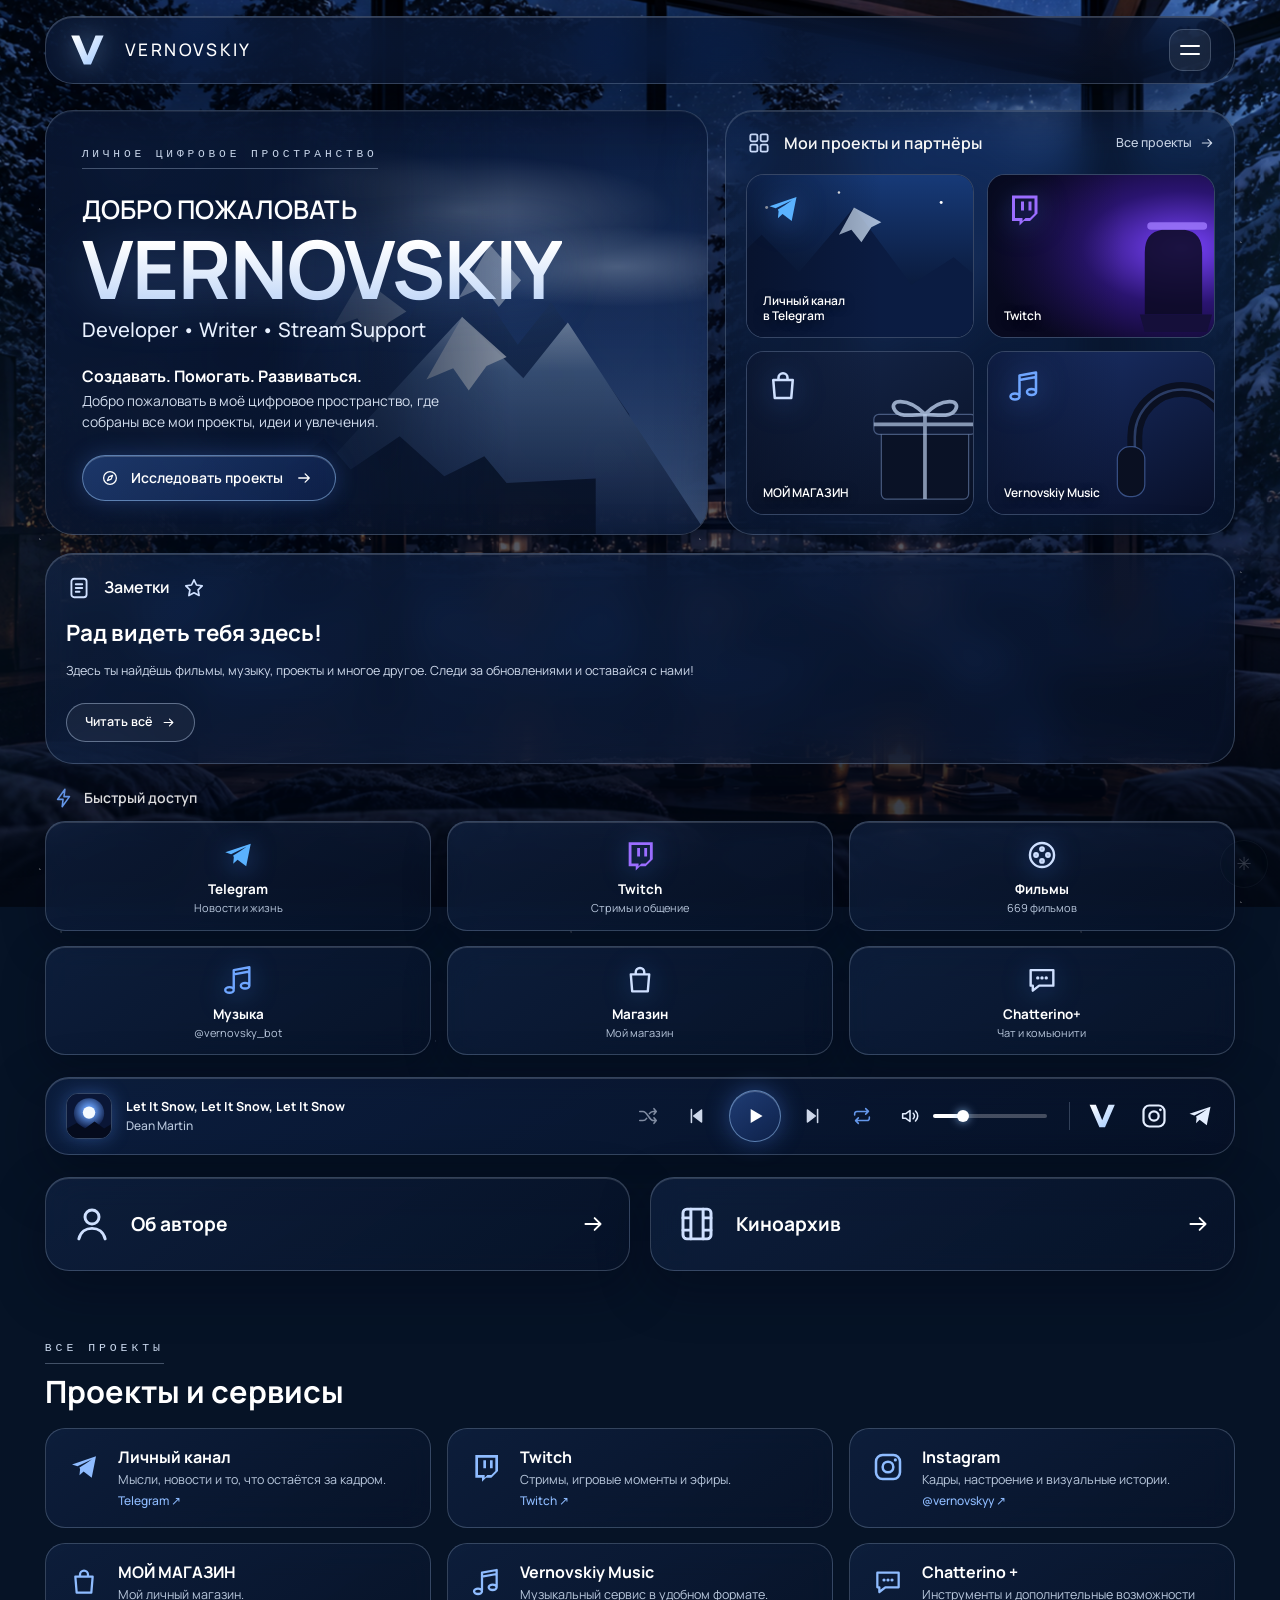
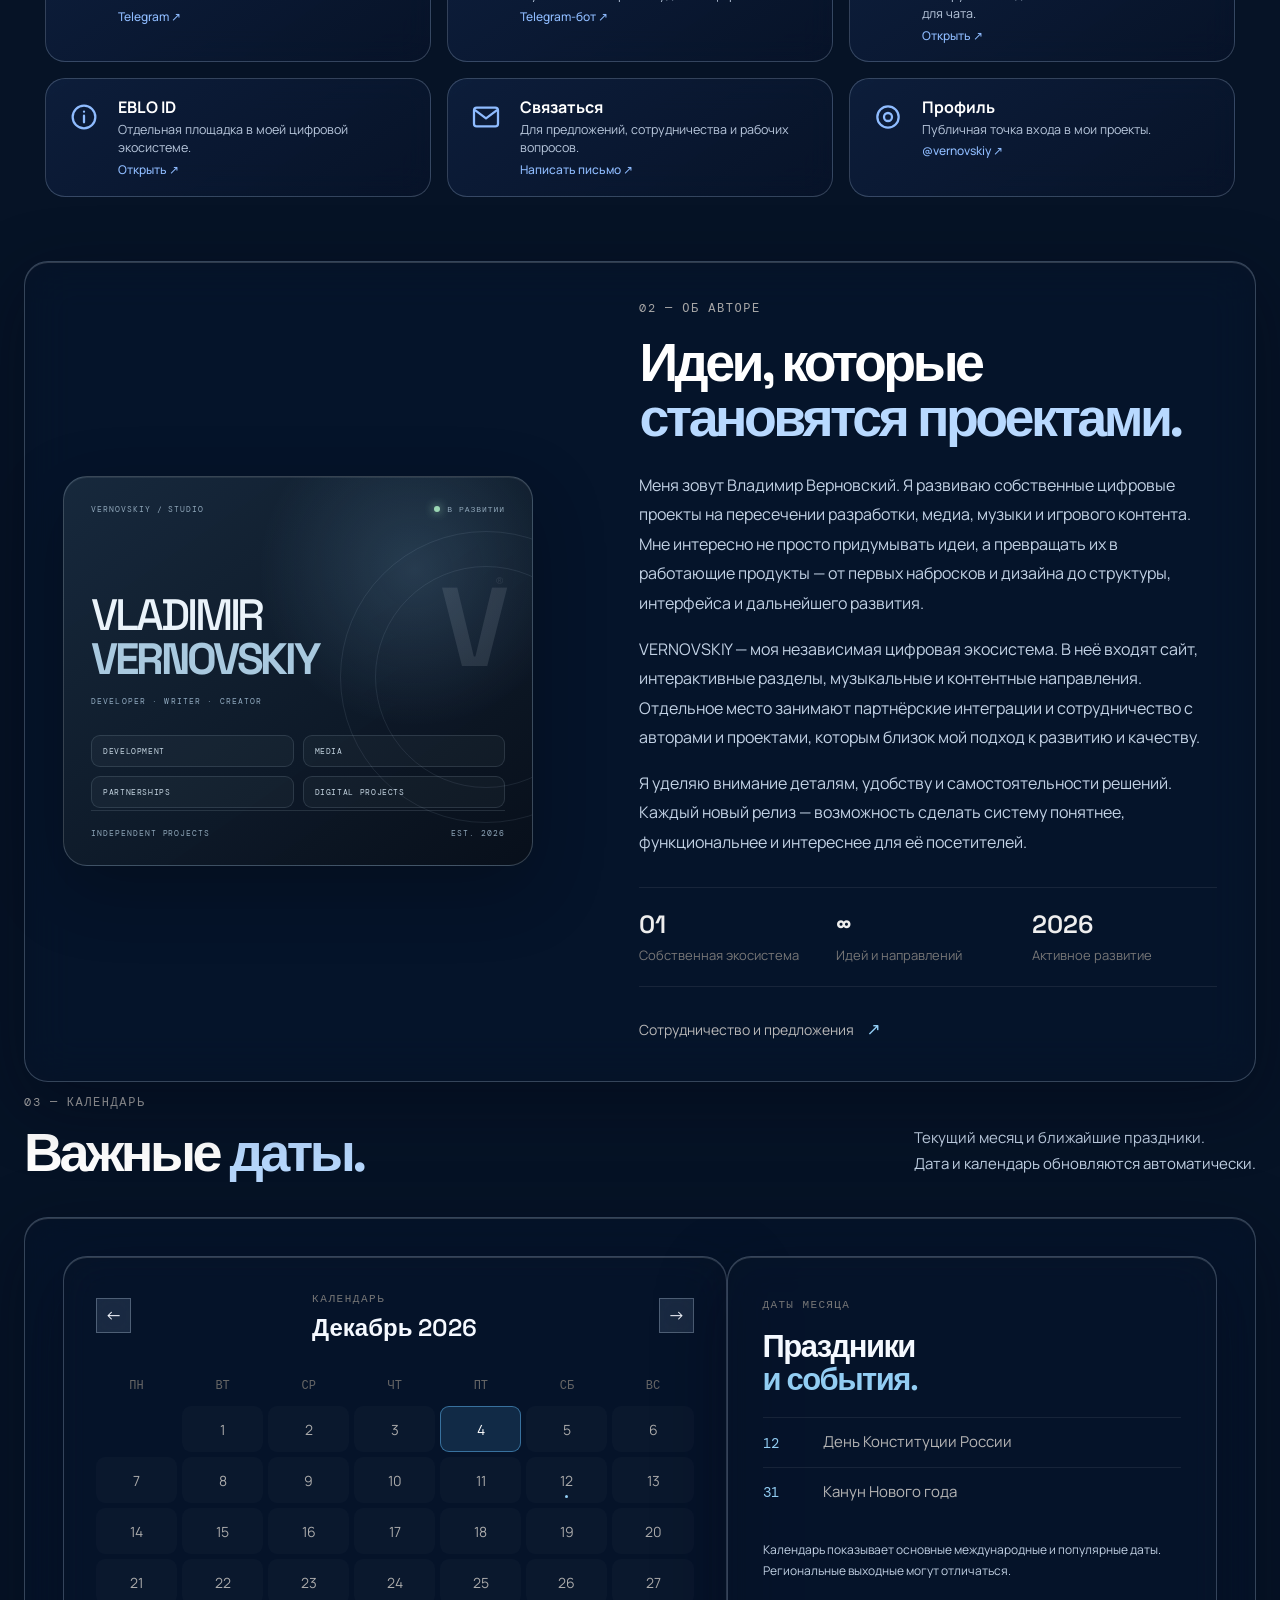
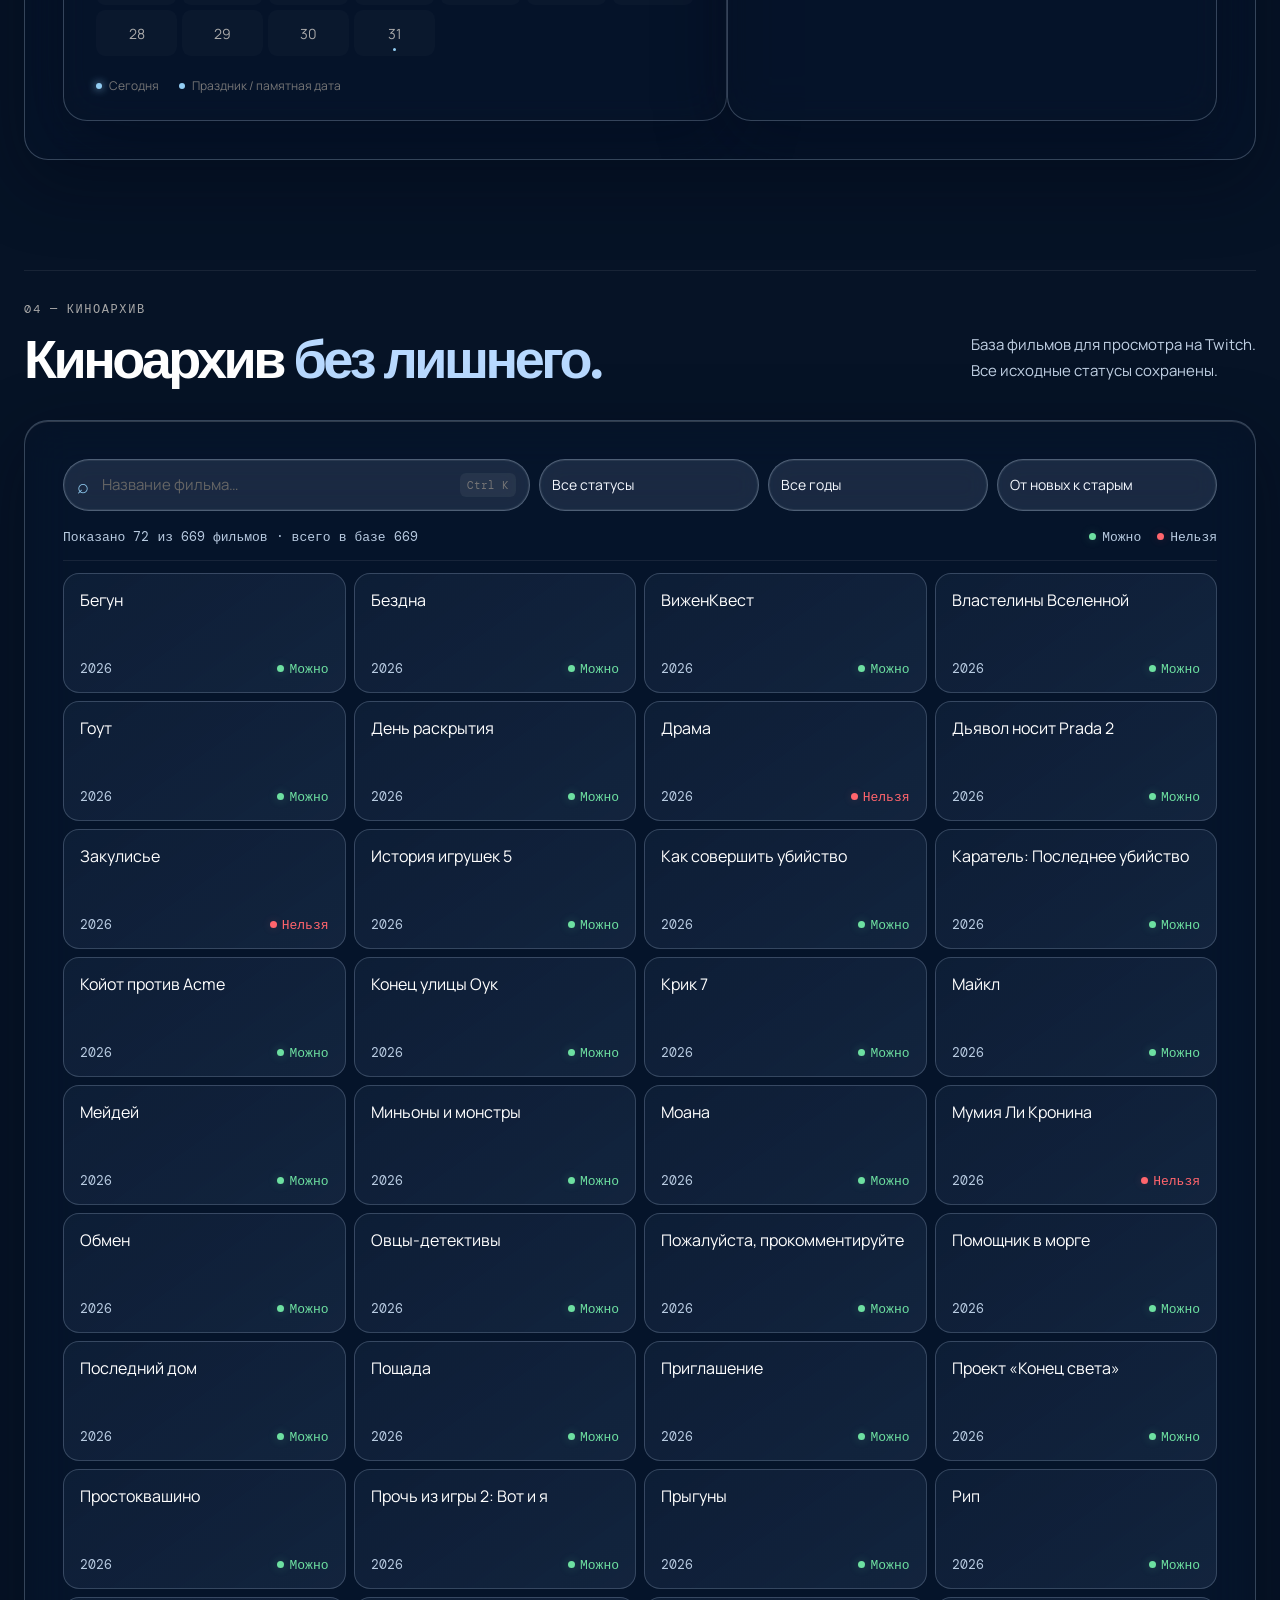
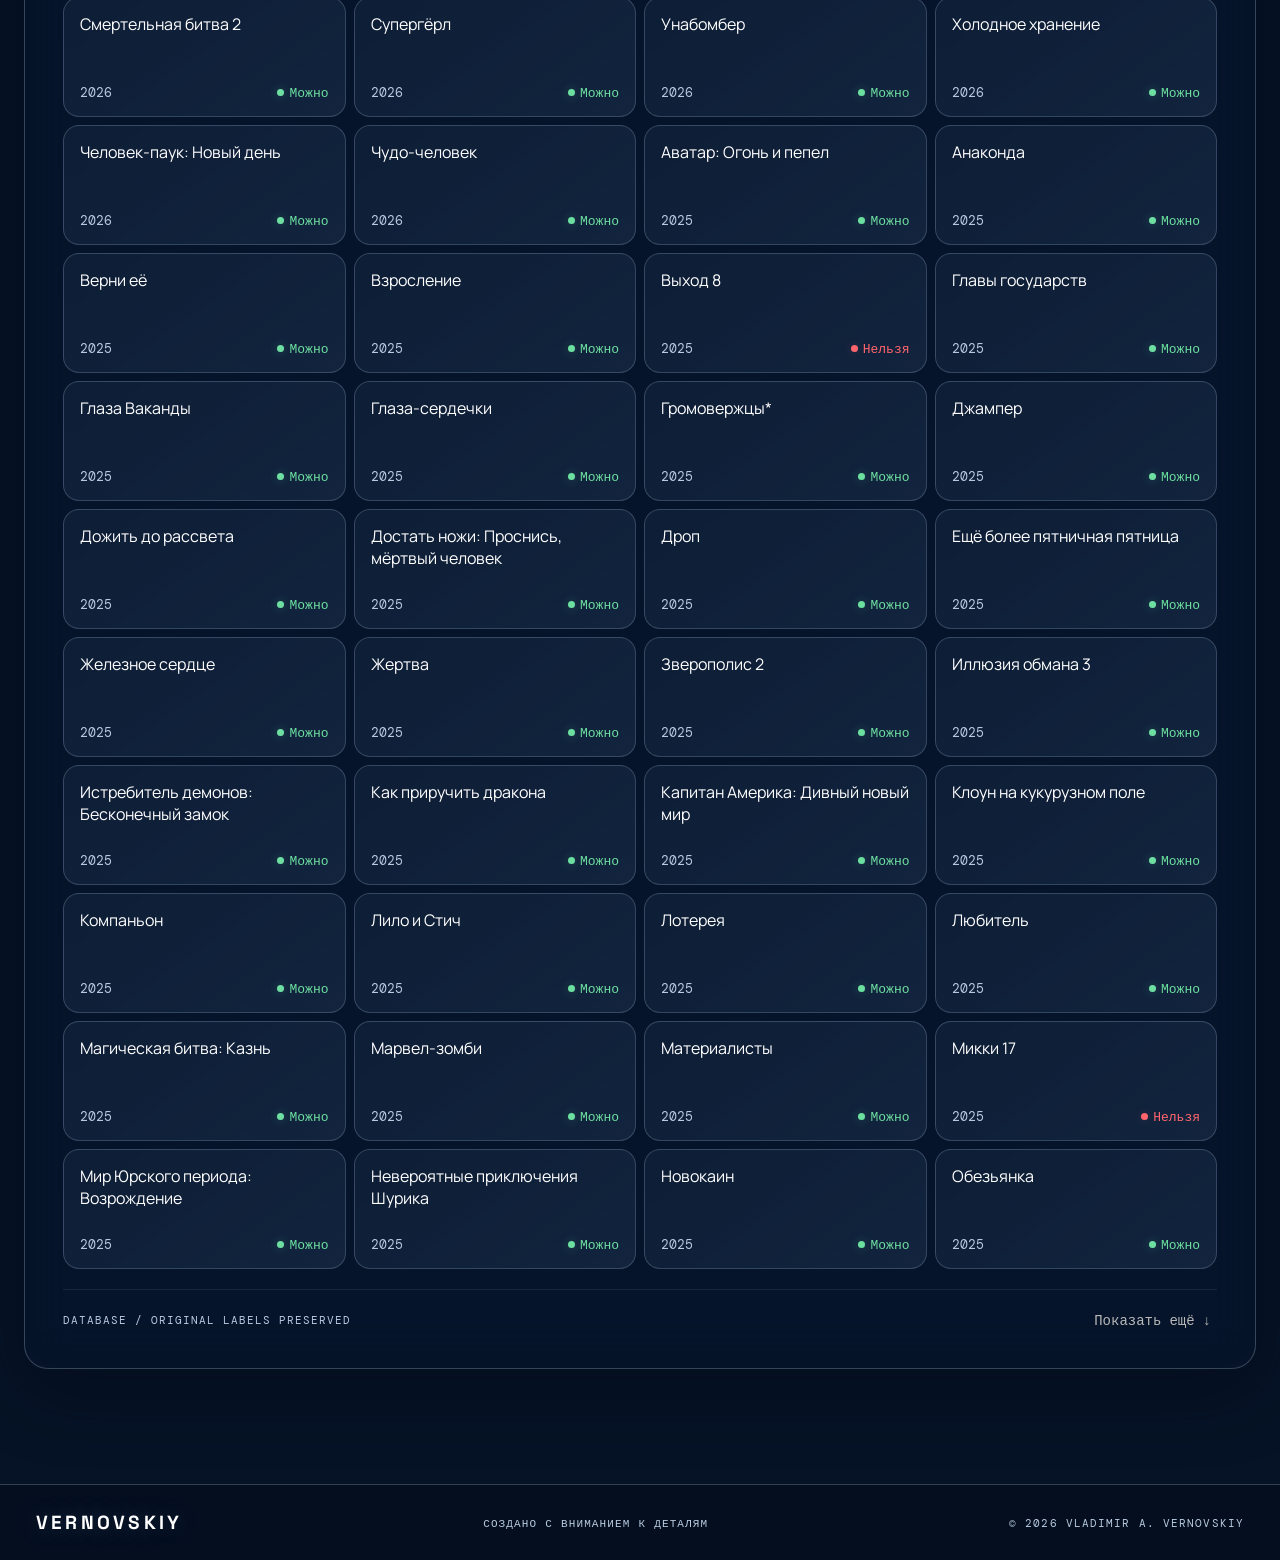
<file: index.html>
<!doctype html>
<html lang="ru">
<head>
<meta charset="utf-8"><meta name="viewport" content="width=device-width,initial-scale=1"><meta name="theme-color" content="#061326">
<meta name="description" content="VERNOVSKIY — личное цифровое пространство VERNOVSKIY: проекты, музыка, киноархив, сервисы и новости.">
<title>VERNOVSKIY — Digital Glass Experience</title>
<link rel="preconnect" href="https://fonts.googleapis.com"><link rel="preconnect" href="https://fonts.gstatic.com" crossorigin><link href="https://fonts.googleapis.com/css2?family=Manrope:wght@400;500;600;700;800&family=Space+Grotesk:wght@400;500;600;700&display=swap" rel="stylesheet"><link rel="preload" as="image" href="glass-winter-room.png" fetchpriority="high"><link rel="stylesheet" href="style.css"><link rel="stylesheet" href="glass-experience.css"><link rel="stylesheet" href="glass-home.css"><script src="audio.js"></script><script src="nav.js"></script>
</head>
<body>
<div class="cinema-glow glow-left" aria-hidden="true"></div><div class="cinema-glow glow-right" aria-hidden="true"></div>
<header class="hx-top"><a class="hx-brand" href="#top" aria-label="VERNOVSKIY — наверх"><span class="hx-logo"><svg viewBox="0 0 48 40" aria-hidden="true"><defs><linearGradient id="vg" x1="0" y1="0" x2="1" y2="1"><stop offset="0" stop-color="#fff"/><stop offset="1" stop-color="#9fc8ff"/></linearGradient></defs><path d="M2 4h9l9 22L29 4h9L24 36h-8L2 4Z" fill="url(#vg)"/></svg></span><span class="hx-brand-name">VERNOVSKIY</span></a><button class="menu-toggle hx-menu" id="menu-toggle" aria-label="Открыть меню"><span></span><span></span></button><nav id="nav" class="hx-nav" aria-label="Основное меню"><a class="is-active" href="#top"><svg viewBox="0 0 24 24" aria-hidden="true" fill="none" stroke="currentColor" stroke-width="1.7" stroke-linecap="round" stroke-linejoin="round"><path d="M3.5 11 12 4l8.5 7M6 9.5V20h12V9.5M10 20v-6h4v6"/></svg><span>Главная</span></a><a href="#projects"><svg viewBox="0 0 24 24" aria-hidden="true" fill="none" stroke="currentColor" stroke-width="1.7" stroke-linecap="round" stroke-linejoin="round"><rect x="3.5" y="7" width="17" height="12" rx="2.5"/><path d="M8.5 7V5.5h7V7M3.5 12.5h17"/></svg><span>Мои проекты и партнёры</span></a><a href="#films"><svg viewBox="0 0 24 24" aria-hidden="true" fill="none" stroke="currentColor" stroke-width="1.7" stroke-linecap="round" stroke-linejoin="round"><circle cx="12" cy="12" r="8.5"/><circle cx="12" cy="7.8" r="1.2"/><circle cx="12" cy="16.2" r="1.2"/><circle cx="7.8" cy="12" r="1.2"/><circle cx="16.2" cy="12" r="1.2"/></svg><span>Фильмы</span></a><a href="https://t.me/vernovsky_bot" target="_blank" rel="noreferrer"><svg viewBox="0 0 24 24" aria-hidden="true" fill="none" stroke="currentColor" stroke-width="1.7" stroke-linecap="round" stroke-linejoin="round"><path d="M4 14v-2a8 8 0 0 1 16 0v2"/><rect x="3" y="14" width="4.5" height="6" rx="1.8"/><rect x="16.5" y="14" width="4.5" height="6" rx="1.8"/></svg><span>Музыка</span></a><a href="mood/"><svg viewBox="0 0 24 24" aria-hidden="true" fill="none" stroke="currentColor" stroke-width="1.7" stroke-linecap="round" stroke-linejoin="round"><circle cx="12" cy="12" r="8.5"/><path d="M8.5 14.5c1 1.5 2.2 2.2 3.5 2.2s2.5-.7 3.5-2.2M9 9.8h.01M15 9.8h.01"/></svg><span>Настроения</span></a><a href="quiz/"><svg viewBox="0 0 24 24" aria-hidden="true" fill="none" stroke="currentColor" stroke-width="1.7" stroke-linecap="round" stroke-linejoin="round"><rect x="3.5" y="5" width="17" height="12" rx="3"/><path d="M8 20.5l3-3.5M9.5 9.5h.01M12 9.5h.01M14.5 9.5h.01"/></svg><span>Квиз</span></a><a href="#about"><svg viewBox="0 0 24 24" aria-hidden="true" fill="none" stroke="currentColor" stroke-width="1.7" stroke-linecap="round" stroke-linejoin="round"><circle cx="12" cy="12" r="8.5"/><path d="M12 11v5M12 8h.01"/></svg><span>О нас</span></a></nav><div class="hx-clock" aria-label="Время и погода"><div class="hx-time"><svg viewBox="0 0 24 24" aria-hidden="true" fill="none" stroke="currentColor" stroke-width="1.7" stroke-linecap="round" stroke-linejoin="round" stroke-width="1.5"><circle cx="12" cy="12" r="9"/><path d="M12 6.5V12l3.5 2"/></svg><span><b id="clock-msk">--:--</b><small>MSK</small></span></div><i class="hx-sep"></i><div class="hx-weather" title="Санкт-Петербург"><svg viewBox="0 0 24 24" aria-hidden="true" fill="none" stroke="currentColor" stroke-width="1.7" stroke-linecap="round" stroke-linejoin="round" stroke-width="1.4"><path d="M12 2.5v19M4 7l16 10M20 7 4 17M9.5 4 12 6.5 14.5 4M9.5 20 12 17.5 14.5 20M3 9.5 6.5 10M3 14.5 6.5 14M21 9.5 17.5 10M21 14.5 17.5 14"/></svg><span id="hx-temp" hidden></span></div></div><div class="hx-hidden-clocks" hidden><small id="date-msk"></small><b id="clock-ukr"></b><small id="date-ukr"></small><b id="clock-us"></b><small id="date-us"></small></div></header>
<main id="top">

<section class="hx-home" id="home">
  <div class="glass-dashboard-bg" aria-hidden="true"></div>
  <div class="hx-grid">
    <article class="hx-card hx-hero"><svg class="hx-hero-art" viewBox="0 0 640 380" preserveAspectRatio="xMaxYMax slice" aria-hidden="true"><defs><linearGradient id="hs" x1="0" y1="0" x2="0" y2="1"><stop offset="0" stop-color="#0b1c3f"/><stop offset=".55" stop-color="#27457e"/><stop offset="1" stop-color="#5f7fb0"/></linearGradient><linearGradient id="hm" x1="0" y1="0" x2="0" y2="1"><stop offset="0" stop-color="#b9cde8"/><stop offset=".25" stop-color="#5b7aa8"/><stop offset="1" stop-color="#14264a"/></linearGradient><linearGradient id="hm2" x1="0" y1="0" x2="0" y2="1"><stop offset="0" stop-color="#2d4a7c"/><stop offset="1" stop-color="#0a1632"/></linearGradient><radialGradient id="hc" cx=".5" cy=".5" r=".5"><stop offset="0" stop-color="#cfe0f7" stop-opacity=".55"/><stop offset="1" stop-color="#cfe0f7" stop-opacity="0"/></radialGradient></defs><rect width="640" height="380" fill="url(#hs)"/><ellipse cx="420" cy="90" rx="190" ry="50" fill="url(#hc)"/><ellipse cx="560" cy="140" rx="150" ry="36" fill="url(#hc)"/><ellipse cx="300" cy="60" rx="120" ry="28" fill="url(#hc)" opacity=".6"/><path d="M180 380 330 150l40 40 40-70 60 90 30-38 70 100 20 108H180Z" fill="url(#hm2)" opacity=".9"/><path d="M330 150l-26 44 22-8 14 22 14-18 16-10-40-30Zm115-30-28 48 22-10 14 18 20-24-28-32Z" fill="#dce8f8" opacity=".85"/><path d="M240 380 420 185l55 55 40-50 125 190H240Z" fill="url(#hm)"/><path d="M420 185l-32 56 24-10 14 20 16-22 18-8-40-36Z" fill="#eef4fc" opacity=".9"/><path d="M0 380V318l30-22 18 22 26-34 22 34 28-26 20 24 30-30 20 32 40-26 30 30 32-28 24 28 44-30 40 36 36-18 20 24 80-4v50Z" fill="#071122" opacity=".88"/></svg><div class="hx-hero-in">
      <p class="hx-kicker">ЛИЧНОЕ ЦИФРОВОЕ ПРОСТРАНСТВО</p>
      <p class="hx-welcome">ДОБРО ПОЖАЛОВАТЬ</p>
      <h1>VERNOVSKIY</h1>
      <p class="hx-role">Developer • Writer • Stream Support</p>
      <p class="hx-slogan">Создавать. Помогать. Развиваться.</p>
      <p class="hx-intro">Добро пожаловать в моё цифровое пространство, где собраны все мои проекты, идеи и увлечения.</p>
      <a class="hx-cta" href="#projects"><svg viewBox="0 0 24 24" aria-hidden="true" fill="none" stroke="currentColor" stroke-width="1.7" stroke-linecap="round" stroke-linejoin="round"><circle cx="12" cy="12" r="8.5"/><path d="m15.5 8.5-2 5-5 2 2-5 5-2Z"/></svg><span>Исследовать проекты</span><svg viewBox="0 0 24 24" aria-hidden="true" fill="none" stroke="currentColor" stroke-width="1.7" stroke-linecap="round" stroke-linejoin="round"><path d="M5 12h14M13.5 6.5 19 12l-5.5 5.5"/></svg></a>
      <span class="hx-hidden-date" id="today-date" hidden></span>
    </div></article>
    <section class="hx-card hx-projects" id="projects">
      <div class="hx-card-head"><span class="hx-head-title"><svg viewBox="0 0 24 24" aria-hidden="true" fill="none" stroke="currentColor" stroke-width="1.7" stroke-linecap="round" stroke-linejoin="round"><rect x="4" y="4" width="6.5" height="6.5" rx="1.4"/><rect x="13.5" y="4" width="6.5" height="6.5" rx="1.4"/><rect x="4" y="13.5" width="6.5" height="6.5" rx="1.4"/><rect x="13.5" y="13.5" width="6.5" height="6.5" rx="1.4"/></svg><span>Мои проекты и партнёры</span></span><a class="hx-head-link" href="#all-projects"><span>Все проекты</span><svg viewBox="0 0 24 24" aria-hidden="true" fill="none" stroke="currentColor" stroke-width="1.7" stroke-linecap="round" stroke-linejoin="round"><path d="M5 12h14M13.5 6.5 19 12l-5.5 5.5"/></svg></a></div>
      <div class="hx-pgrid">
        <a class="hx-pc" href="https://t.me/vernovskyy" target="_blank" rel="noreferrer"><svg class="hx-pc-art" viewBox="0 0 230 130" preserveAspectRatio="xMidYMid slice" aria-hidden="true"><defs><linearGradient id="pa1" x1="0" y1="0" x2="0" y2="1"><stop offset="0" stop-color="#173a78"/><stop offset="1" stop-color="#050d22"/></linearGradient></defs><rect width="230" height="130" fill="url(#pa1)"/><path d="M0 130V82l36-34 30 30 44-52 46 62 34-22 40 34v50Z" fill="#0b1c42"/><path d="M110 26l-12 22 10-4 8 10 8-12 8-4-22-12Z" fill="#cfe0f7" opacity=".8"/><circle cx="40" cy="26" r="1.2" fill="#fff"/><circle cx="98" cy="14" r="1" fill="#fff"/><circle cx="180" cy="22" r="1.2" fill="#fff"/></svg><span class="hx-pc-icon hx-tg"><svg viewBox="0 0 24 24" aria-hidden="true"><path d="m21 4-3.2 16-6.1-4.7-3.1 2.9.6-5.8L18 6.2 7.1 11.5 3 10.1 21 4ZM8.6 12.4l6.9-4.3-5.5 5.3-.2 2.4-1.2-3.4Z" fill="currentColor"/></svg></span><span class="hx-pc-label">Личный канал<br>в Telegram</span></a>
        <a class="hx-pc" href="https://twitch.tv/vernovsky" target="_blank" rel="noreferrer"><svg class="hx-pc-art" viewBox="0 0 230 130" preserveAspectRatio="xMidYMid slice" aria-hidden="true"><defs><radialGradient id="pa2" cx=".78" cy=".45" r=".7"><stop offset="0" stop-color="#7a43ff"/><stop offset=".5" stop-color="#2a1470"/><stop offset="1" stop-color="#0a0720"/></radialGradient></defs><rect width="230" height="130" fill="url(#pa2)"/><path d="M150 112V62q0-16 14-18h18q14 2 14 18v50Z" fill="#0b0a22" opacity=".85"/><path d="M146 112h58l-4 14h-50Z" fill="#150f3a"/><rect x="152" y="38" width="48" height="6" rx="3" fill="#a07bff" opacity=".8"/></svg><span class="hx-pc-icon hx-tw"><svg viewBox="0 0 24 24" aria-hidden="true"><path d="M4 3h17v12l-5 5h-4l-3 3v-3H4V3Zm2 2v13h5v2l2-2h3l3-3V5H6Zm4 2h2v6h-2V7Zm5 0h2v6h-2V7Z" fill="currentColor"/></svg></span><span class="hx-pc-label">Twitch</span></a>
        <a class="hx-pc" href="https://t.me/Vernouc_bot" target="_blank" rel="noreferrer"><svg class="hx-pc-art" viewBox="0 0 230 130" preserveAspectRatio="xMidYMid slice" aria-hidden="true"><defs><linearGradient id="pa3" x1="0" y1="0" x2="1" y2="1"><stop offset="0" stop-color="#17294f"/><stop offset="1" stop-color="#070f22"/></linearGradient></defs><rect width="230" height="130" fill="url(#pa3)"/><rect x="132" y="62" width="70" height="56" rx="4" fill="#0a1226" stroke="#6f86b3" stroke-opacity=".6"/><rect x="126" y="50" width="82" height="16" rx="4" fill="#0f1a35" stroke="#6f86b3" stroke-opacity=".6"/><path d="M167 50v68M126 58h82" stroke="#b8cbe8" stroke-opacity=".7" stroke-width="3"/><path d="M167 50c-14-14-30-12-24-3 4 6 16 3 24 3Zm0 0c14-14 30-12 24-3-4 6-16 3-24 3Z" fill="none" stroke="#b8cbe8" stroke-opacity=".8" stroke-width="3"/></svg><span class="hx-pc-icon"><svg viewBox="0 0 24 24" aria-hidden="true" fill="none" stroke="currentColor" stroke-width="1.7" stroke-linecap="round" stroke-linejoin="round"><path d="M5.5 8h13l-1 12h-11l-1-12Zm3.5 0V6.5a3 3 0 0 1 6 0V8"/></svg></span><span class="hx-pc-label">МОЙ МАГАЗИН</span></a>
        <a class="hx-pc" href="https://t.me/vernovsky_bot" target="_blank" rel="noreferrer"><svg class="hx-pc-art" viewBox="0 0 230 130" preserveAspectRatio="xMidYMid slice" aria-hidden="true"><defs><linearGradient id="pa4" x1="0" y1="0" x2="1" y2="1"><stop offset="0" stop-color="#1c3470"/><stop offset="1" stop-color="#070d24"/></linearGradient></defs><rect width="230" height="130" fill="url(#pa4)"/><path d="M142 90V68a38 38 0 0 1 76 0v22" fill="none" stroke="#0a1022" stroke-width="12" stroke-linecap="round"/><path d="M142 90V68a38 38 0 0 1 76 0v22" fill="none" stroke="#4a68a8" stroke-opacity=".5" stroke-width="2" stroke-linecap="round"/><rect x="128" y="76" width="22" height="40" rx="10" fill="#0a1022" stroke="#4a68a8" stroke-opacity=".7"/><rect x="210" y="76" width="22" height="40" rx="10" fill="#0a1022" stroke="#4a68a8" stroke-opacity=".7"/></svg><span class="hx-pc-icon hx-mu"><svg viewBox="0 0 24 24" aria-hidden="true" fill="none" stroke="currentColor" stroke-width="1.7" stroke-linecap="round" stroke-linejoin="round"><path d="M9 18V5l11-2v13M9 8l11-2M6 21a3 2 0 1 0 0-4 3 2 0 0 0 0 4Zm11-3a3 2 0 1 0 0-4 3 2 0 0 0 0 4Z"/></svg></span><span class="hx-pc-label">Vernovskiy Music</span></a>
      </div>
    </section>
    <aside class="hx-card hx-notes">
      <div class="hx-card-head"><span class="hx-head-title"><svg viewBox="0 0 24 24" aria-hidden="true" fill="none" stroke="currentColor" stroke-width="1.7" stroke-linecap="round" stroke-linejoin="round"><rect x="5" y="3.5" width="14" height="17" rx="2.5"/><path d="M9 8.5h6M9 12h6M9 15.5h3.5"/></svg><span>Заметки</span></span><span class="hx-star"><svg viewBox="0 0 24 24" aria-hidden="true" fill="none" stroke="currentColor" stroke-width="1.7" stroke-linecap="round" stroke-linejoin="round"><path d="m12 3.8 2.5 5.2 5.7.8-4.1 4 1 5.7L12 16.8 6.9 19.5l1-5.7-4.1-4 5.7-.8L12 3.8Z"/></svg></span></div>
      <h2>Рад видеть тебя здесь!</h2>
      <p>Здесь ты найдёшь фильмы, музыку, проекты и многое другое. Следи за обновлениями и оставайся с нами!</p>
      <a class="hx-btn-out" href="news/"><span>Читать всё</span><svg viewBox="0 0 24 24" aria-hidden="true" fill="none" stroke="currentColor" stroke-width="1.7" stroke-linecap="round" stroke-linejoin="round"><path d="M5 12h14M13.5 6.5 19 12l-5.5 5.5"/></svg></a>
    </aside>
  </div>
  <section class="hx-quick" id="quick-access">
    <h3 class="hx-quick-head"><svg viewBox="0 0 24 24" aria-hidden="true" fill="none" stroke="currentColor" stroke-width="1.7" stroke-linecap="round" stroke-linejoin="round" stroke-width="1.5"><path d="M13 2.5 5 13.5h6l-1 8 8-11h-6l1-8Z"/></svg><span>Быстрый доступ</span></h3>
    <div class="hx-qgrid">
      <a class="hx-q" href="https://t.me/vernovskyy" target="_blank" rel="noreferrer"><span class="hx-q-icon hx-tg"><svg viewBox="0 0 24 24" aria-hidden="true"><path d="m21 4-3.2 16-6.1-4.7-3.1 2.9.6-5.8L18 6.2 7.1 11.5 3 10.1 21 4ZM8.6 12.4l6.9-4.3-5.5 5.3-.2 2.4-1.2-3.4Z" fill="currentColor"/></svg></span><b>Telegram</b><small>Новости и жизнь</small></a>
      <a class="hx-q" href="https://twitch.tv/vernovsky" target="_blank" rel="noreferrer"><span class="hx-q-icon hx-tw"><svg viewBox="0 0 24 24" aria-hidden="true"><path d="M4 3h17v12l-5 5h-4l-3 3v-3H4V3Zm2 2v13h5v2l2-2h3l3-3V5H6Zm4 2h2v6h-2V7Zm5 0h2v6h-2V7Z" fill="currentColor"/></svg></span><b>Twitch</b><small>Стримы и общение</small></a>
      <a class="hx-q" href="#films"><span class="hx-q-icon"><svg viewBox="0 0 24 24" aria-hidden="true" fill="none" stroke="currentColor" stroke-width="1.7" stroke-linecap="round" stroke-linejoin="round"><circle cx="12" cy="12" r="8.5"/><circle cx="12" cy="7.8" r="1.2"/><circle cx="12" cy="16.2" r="1.2"/><circle cx="7.8" cy="12" r="1.2"/><circle cx="16.2" cy="12" r="1.2"/></svg></span><b>Фильмы</b><small id="hx-film-total">Киноархив</small></a>
      <a class="hx-q" href="https://t.me/vernovsky_bot" target="_blank" rel="noreferrer"><span class="hx-q-icon hx-mu"><svg viewBox="0 0 24 24" aria-hidden="true" fill="none" stroke="currentColor" stroke-width="1.7" stroke-linecap="round" stroke-linejoin="round"><path d="M9 18V5l11-2v13M9 8l11-2M6 21a3 2 0 1 0 0-4 3 2 0 0 0 0 4Zm11-3a3 2 0 1 0 0-4 3 2 0 0 0 0 4Z"/></svg></span><b>Музыка</b><small>@vernovsky_bot</small></a>
      <a class="hx-q" href="https://t.me/Vernouc_bot" target="_blank" rel="noreferrer"><span class="hx-q-icon"><svg viewBox="0 0 24 24" aria-hidden="true" fill="none" stroke="currentColor" stroke-width="1.7" stroke-linecap="round" stroke-linejoin="round"><path d="M5.5 8h13l-1 12h-11l-1-12Zm3.5 0V6.5a3 3 0 0 1 6 0V8"/></svg></span><b>Магазин</b><small>Мой магазин</small></a>
      <a class="hx-q" href="https://chat.eblo.id/" target="_blank" rel="noreferrer"><span class="hx-q-icon"><svg viewBox="0 0 24 24" aria-hidden="true" fill="none" stroke="currentColor" stroke-width="1.7" stroke-linecap="round" stroke-linejoin="round"><path d="M4 5h16v11H10l-4.5 3.5V16H4V5Z"/><path d="M9 10.5h.01M12 10.5h.01M15 10.5h.01" stroke-width="2.4"/></svg></span><b>Chatterino+</b><small>Чат и комьюнити</small></a>
    </div>
  </section>
  <div class="hx-player" aria-label="Музыкальное сопровождение сайта">
    <div class="hx-track"><span class="hx-cover" aria-hidden="true"><svg viewBox="0 0 64 64"><defs><radialGradient id="cv" cx=".5" cy=".42" r=".6"><stop offset="0" stop-color="#cfe6ff"/><stop offset=".25" stop-color="#6aa4ff"/><stop offset="1" stop-color="#0b1840"/></radialGradient></defs><rect width="64" height="64" fill="#0a1636"/><circle cx="32" cy="28" r="22" fill="url(#cv)" opacity=".9"/><circle cx="32" cy="27" r="9" fill="#f4faff"/><path d="M0 64V50l14-8 12 8 14-10 14 10 10-6v20Z" fill="#050b1d"/></svg></span><span class="hx-track-copy"><strong id="hx-track-title">Let It Snow, Let It Snow, Let It Snow</strong><span id="hx-track-artist">Dean Martin</span></span></div>
    <div class="hx-controls"><button type="button" class="hx-ctl hx-shuffle" id="hx-shuffle" aria-label="Перемешать" aria-pressed="false"><svg viewBox="0 0 24 24" aria-hidden="true" fill="none" stroke="currentColor" stroke-width="1.7" stroke-linecap="round" stroke-linejoin="round"><path d="M3 7h3.5c5 0 6.5 10 11.5 10H21M3 17h3.5c1.8 0 3-1 4-2.4M13.5 9.4c1-1.4 2.200-2.400 4-2.400H21M18.500 4 21 7l-2.500 3M18.500 14 21 17l-2.500 3"/></svg></button><button type="button" class="hx-ctl" id="hx-prev" aria-label="Сначала"><svg viewBox="0 0 24 24" aria-hidden="true" fill="none" stroke="currentColor" stroke-width="1.7" stroke-linecap="round" stroke-linejoin="round"><path d="M7 5v14M18 5.500v13L9.500 12 18 5.500Z" fill="currentColor"/></svg></button><button class="hx-play" id="glass-audio-control" type="button" aria-label="Включить или выключить музыку"><span class="glass-audio-play"><svg viewBox="0 0 24 24" aria-hidden="true"><path d="M8 5.500v13l11-6.500L8 5.500Z" fill="currentColor"/></svg></span></button><button type="button" class="hx-ctl" id="hx-next" aria-label="Сначала"><svg viewBox="0 0 24 24" aria-hidden="true" fill="none" stroke="currentColor" stroke-width="1.7" stroke-linecap="round" stroke-linejoin="round"><path d="M17 5v14M6 5.500v13L14.500 12 6 5.500Z" fill="currentColor"/></svg></button><button type="button" class="hx-ctl hx-repeat is-on" id="hx-repeat" aria-label="Повтор включён" aria-pressed="true" disabled><svg viewBox="0 0 24 24" aria-hidden="true" fill="none" stroke="currentColor" stroke-width="1.7" stroke-linecap="round" stroke-linejoin="round"><path d="M4 11V9.500A2.500 2.500 0 0 1 6.500 7H19M16 4l3 3-3 3M20 13v1.500a2.500 2.500 0 0 1-2.500 2.500H5M8 20l-3-3 3-3"/></svg></button></div>
    <label class="hx-volume"><svg viewBox="0 0 24 24" aria-hidden="true" fill="none" stroke="currentColor" stroke-width="1.7" stroke-linecap="round" stroke-linejoin="round"><path d="M4 9.500h3.500L12 6v12l-4.500-3.500H4v-5ZM15.500 9a4 4 0 0 1 0 6M18 6.500a7.500 7.500 0 0 1 0 11"/></svg><input id="hx-volume" type="range" min="0" max="1" step="0.01" value="0.24" aria-label="Громкость"></label>
    <span class="hx-tagline">Создавать. Помогать. Развиваться.</span>
    <div class="hx-socials"><a class="hx-v" href="#top" aria-label="Наверх"><svg viewBox="0 0 48 40" aria-hidden="true"><defs><linearGradient id="vg2" x1="0" y1="0" x2="1" y2="1"><stop offset="0" stop-color="#fff"/><stop offset="1" stop-color="#9fc8ff"/></linearGradient></defs><path d="M2 4h9l9 22L29 4h9L24 36h-8L2 4Z" fill="url(#vg2)"/></svg></a><a href="https://www.instagram.com/vernovskyy/" target="_blank" rel="noreferrer" aria-label="Instagram"><svg viewBox="0 0 24 24" aria-hidden="true"><rect x="3" y="3" width="18" height="18" rx="5" fill="none" stroke="currentColor" stroke-width="1.9"/><circle cx="12" cy="12" r="4" fill="none" stroke="currentColor" stroke-width="1.9"/><circle cx="17.5" cy="6.7" r="1.2" fill="currentColor"/></svg></a><a href="https://t.me/vernovskyy" target="_blank" rel="noreferrer" aria-label="Telegram"><svg viewBox="0 0 24 24" aria-hidden="true"><path d="m21 4-3.2 16-6.1-4.7-3.1 2.9.6-5.8L18 6.2 7.1 11.5 3 10.1 21 4ZM8.6 12.4l6.9-4.3-5.5 5.3-.2 2.4-1.2-3.4Z" fill="currentColor"/></svg></a></div>
  </div>
  <div class="hx-teasers"><a class="hx-teaser" href="#about"><span class="hx-teaser-icon"><svg viewBox="0 0 24 24" aria-hidden="true" fill="none" stroke="currentColor" stroke-width="1.7" stroke-linecap="round" stroke-linejoin="round"><circle cx="12" cy="8" r="4"/><path d="M4.5 20.5c1-4 4-6 7.5-6s6.5 2 7.5 6"/></svg></span><b>Об авторе</b><svg viewBox="0 0 24 24" aria-hidden="true" fill="none" stroke="currentColor" stroke-width="1.7" stroke-linecap="round" stroke-linejoin="round"><path d="M5 12h14M13.5 6.5 19 12l-5.5 5.5"/></svg></a><a class="hx-teaser" href="#films"><span class="hx-teaser-icon"><svg viewBox="0 0 24 24" aria-hidden="true" fill="none" stroke="currentColor" stroke-width="1.7" stroke-linecap="round" stroke-linejoin="round"><rect x="4" y="3.5" width="16" height="17" rx="2.2"/><path d="M8.5 3.5v17M15.5 3.5v17M4 8.5h4.5M4 15.5h4.5M15.5 8.5H20M15.5 15.5H20"/></svg></span><b>Киноархив</b><svg viewBox="0 0 24 24" aria-hidden="true" fill="none" stroke="currentColor" stroke-width="1.7" stroke-linecap="round" stroke-linejoin="round"><path d="M5 12h14M13.5 6.5 19 12l-5.5 5.5"/></svg></a></div>
  <section class="hx-all" id="all-projects"><div class="hx-all-head"><span class="hx-kicker">ВСЕ ПРОЕКТЫ</span><h2>Проекты и сервисы</h2></div><div class="hx-all-grid"><a class="hx-all-card" href="https://t.me/vernovskyy" target="_blank" rel="noreferrer"><span class="hx-all-icon"><svg viewBox="0 0 24 24" aria-hidden="true"><path d="m21 4-3.2 16-6.1-4.7-3.1 2.9.6-5.8L18 6.2 7.1 11.5 3 10.1 21 4ZM8.6 12.4l6.9-4.3-5.5 5.3-.2 2.4-1.2-3.4Z" fill="currentColor"/></svg></span><span class="hx-all-copy"><b>Личный канал</b><small>Мысли, новости и то, что остаётся за кадром.</small><em>Telegram ↗</em></span></a><a class="hx-all-card" href="https://twitch.tv/vernovsky" target="_blank" rel="noreferrer"><span class="hx-all-icon"><svg viewBox="0 0 24 24" aria-hidden="true"><path d="M4 3h17v12l-5 5h-4l-3 3v-3H4V3Zm2 2v13h5v2l2-2h3l3-3V5H6Zm4 2h2v6h-2V7Zm5 0h2v6h-2V7Z" fill="currentColor"/></svg></span><span class="hx-all-copy"><b>Twitch</b><small>Стримы, игровые моменты и эфиры.</small><em>Twitch ↗</em></span></a><a class="hx-all-card" href="https://www.instagram.com/vernovskyy/" target="_blank" rel="noreferrer"><span class="hx-all-icon"><svg viewBox="0 0 24 24" aria-hidden="true"><rect x="3" y="3" width="18" height="18" rx="5" fill="none" stroke="currentColor" stroke-width="1.9"/><circle cx="12" cy="12" r="4" fill="none" stroke="currentColor" stroke-width="1.9"/><circle cx="17.5" cy="6.7" r="1.2" fill="currentColor"/></svg></span><span class="hx-all-copy"><b>Instagram</b><small>Кадры, настроение и визуальные истории.</small><em>@vernovskyy ↗</em></span></a><a class="hx-all-card" href="https://t.me/Vernouc_bot" target="_blank" rel="noreferrer"><span class="hx-all-icon"><svg viewBox="0 0 24 24" aria-hidden="true" fill="none" stroke="currentColor" stroke-width="1.7" stroke-linecap="round" stroke-linejoin="round"><path d="M5.5 8h13l-1 12h-11l-1-12Zm3.5 0V6.5a3 3 0 0 1 6 0V8"/></svg></span><span class="hx-all-copy"><b>МОЙ МАГАЗИН</b><small>Мой личный магазин.</small><em>Telegram ↗</em></span></a><a class="hx-all-card" href="https://t.me/vernovsky_bot" target="_blank" rel="noreferrer"><span class="hx-all-icon"><svg viewBox="0 0 24 24" aria-hidden="true" fill="none" stroke="currentColor" stroke-width="1.7" stroke-linecap="round" stroke-linejoin="round"><path d="M9 18V5l11-2v13M9 8l11-2M6 21a3 2 0 1 0 0-4 3 2 0 0 0 0 4Zm11-3a3 2 0 1 0 0-4 3 2 0 0 0 0 4Z"/></svg></span><span class="hx-all-copy"><b>Vernovskiy Music</b><small>Музыкальный сервис в удобном формате.</small><em>Telegram-бот ↗</em></span></a><a class="hx-all-card" href="https://chat.eblo.id/" target="_blank" rel="noreferrer"><span class="hx-all-icon"><svg viewBox="0 0 24 24" aria-hidden="true" fill="none" stroke="currentColor" stroke-width="1.7" stroke-linecap="round" stroke-linejoin="round"><path d="M4 5h16v11H10l-4.5 3.5V16H4V5Z"/><path d="M9 10.5h.01M12 10.5h.01M15 10.5h.01" stroke-width="2.4"/></svg></span><span class="hx-all-copy"><b>Chatterino +</b><small>Инструменты и дополнительные возможности для чата.</small><em>Открыть ↗</em></span></a><a class="hx-all-card" href="https://eblo.id/" target="_blank" rel="noreferrer"><span class="hx-all-icon"><svg viewBox="0 0 24 24" aria-hidden="true" fill="none" stroke="currentColor" stroke-width="1.7" stroke-linecap="round" stroke-linejoin="round"><circle cx="12" cy="12" r="8.5"/><path d="M12 11v5M12 8h.01"/></svg></span><span class="hx-all-copy"><b>EBLO ID</b><small>Отдельная площадка в моей цифровой экосистеме.</small><em>Открыть ↗</em></span></a><a class="hx-all-card" href="mailto:vernovskyy@yandex.ru"><span class="hx-all-icon"><svg viewBox="0 0 24 24" aria-hidden="true" fill="none" stroke="currentColor" stroke-width="1.7" stroke-linecap="round" stroke-linejoin="round"><rect x="3" y="5" width="18" height="14" rx="2"/><path d="m4 7 8 6 8-6"/></svg></span><span class="hx-all-copy"><b>Связаться</b><small>Для предложений, сотрудничества и рабочих вопросов.</small><em>Написать письмо ↗</em></span></a><a class="hx-all-card" href="https://t.me/vernovskiy" target="_blank" rel="noreferrer"><span class="hx-all-icon"><svg viewBox="0 0 24 24" aria-hidden="true" fill="none" stroke="currentColor" stroke-width="1.7" stroke-linecap="round" stroke-linejoin="round"><circle cx="12" cy="12" r="8"/><circle cx="12" cy="12" r="3"/></svg></span><span class="hx-all-copy"><b>Профиль</b><small>Публичная точка входа в мои проекты.</small><em>@vernovskiy ↗</em></span></a></div></section>
</section>

<section class="about-section section-wrap" id="about">
  <div class="about-visual about-visual--profile">
    <div class="about-profile-card">
      <div class="about-profile-top"><span>VERNOVSKIY / STUDIO</span><span class="about-profile-status"><i></i> В РАЗВИТИИ</span></div>
      <div class="about-profile-mark">V<span>®</span></div>
      <div class="about-profile-name">VLADIMIR<br><b>VERNOVSKIY</b></div>
      <div class="about-profile-role">DEVELOPER · WRITER · CREATOR</div>
      <div class="about-profile-lines"><span>DEVELOPMENT</span><span>MEDIA</span><span>PARTNERSHIPS</span><span>DIGITAL PROJECTS</span></div>
      <div class="about-profile-bottom"><span>INDEPENDENT PROJECTS</span><span>EST. 2026</span></div>
    </div>
  </div>
  <div class="about-copy">
    <div class="eyebrow">02 — ОБ АВТОРЕ</div>
    <h2>Идеи, которые<br><span>становятся проектами.</span></h2>
    <p>Меня зовут Владимир Верновский. Я развиваю собственные цифровые проекты на пересечении разработки, медиа, музыки и игрового контента. Мне интересно не просто придумывать идеи, а превращать их в работающие продукты — от первых набросков и дизайна до структуры, интерфейса и дальнейшего развития.</p>
    <p>VERNOVSKIY — моя независимая цифровая экосистема. В неё входят сайт, интерактивные разделы, музыкальные и контентные направления. Отдельное место занимают партнёрские интеграции и сотрудничество с авторами и проектами, которым близок мой подход к развитию и качеству.</p>
    <p>Я уделяю внимание деталям, удобству и самостоятельности решений. Каждый новый релиз — возможность сделать систему понятнее, функциональнее и интереснее для её посетителей.</p>
    <div class="about-facts"><div><strong>01</strong><span>Собственная экосистема</span></div><div><strong>∞</strong><span>Идей и направлений</span></div><div><strong>2026</strong><span>Активное развитие</span></div></div>
    <a class="text-link" href="mailto:vernovskyy@yandex.ru">Сотрудничество и предложения <span>↗</span></a>
  </div>
</section>
<section class="calendar-section section-wrap" id="calendar"><div class="section-heading"><div><div class="eyebrow">03 — КАЛЕНДАРЬ</div><h2>Важные <span>даты.</span></h2></div><p>Текущий месяц и ближайшие праздники.<br>Дата и календарь обновляются автоматически.</p></div><div class="calendar-layout"><div class="calendar-main"><div class="calendar-top"><button id="prev-month" aria-label="Предыдущий месяц">←</button><div><span class="calendar-label">КАЛЕНДАРЬ</span><h3 id="month-title">Месяц 2026</h3></div><button id="next-month" aria-label="Следующий месяц">→</button></div><div class="calendar-grid" id="calendar-grid"></div><div class="calendar-legend"><span><i class="today-dot"></i> Сегодня</span><span><i class="holiday-dot"></i> Праздник / памятная дата</span></div></div><aside class="holidays-panel"><span class="card-kicker">ДАТЫ МЕСЯЦА</span><h3>Праздники<br><span>и события.</span></h3><div id="holiday-list" class="holiday-list"></div><p class="calendar-note">Календарь показывает основные международные и популярные даты. Региональные выходные могут отличаться.</p></aside></div></section>
<section class="films-section section-wrap" id="films"><div class="section-heading"><div><div class="eyebrow">04 — КИНОАРХИВ</div><h2>Киноархив <span>без лишнего.</span></h2></div><p>База фильмов для просмотра на Twitch.<br>Все исходные статусы сохранены.</p></div><div class="film-glass-panel"><div class="film-toolbar"><label class="searchbox"><span>⌕</span><input id="film-search" type="search" placeholder="Название фильма…" autocomplete="off"><kbd>⌘ K</kbd></label><select id="status-filter" aria-label="Фильтр по статусу"><option value="all">Все статусы</option><option value="ok">Можно на Twitch</option><option value="ban">Нельзя на Twitch</option></select><select id="year-filter" aria-label="Фильтр по году"><option value="all">Все годы</option></select><select id="sort-select" aria-label="Сортировка"><option value="year-desc">От новых к старым</option><option value="year-asc">От старых к новым</option><option value="name-asc">От А до Я</option><option value="name-desc">От Я до А</option></select></div><div class="film-summary"><span id="film-count">Загружаем каталог…</span><div class="status-key"><span><i class="status-dot green"></i> Можно</span><span><i class="status-dot red"></i> Нельзя</span></div></div><div class="film-grid" id="film-grid"></div><div class="film-empty" id="film-empty" hidden><span>⌕</span><h3>Ничего не найдено</h3><p>Измени запрос или сбрось фильтры.</p><button class="button button-outline" id="reset-filters">Сбросить фильтры</button></div><div class="film-footer"><span>DATABASE / ORIGINAL LABELS PRESERVED</span><button class="text-link" id="load-more">Показать ещё <span>↓</span></button></div></div></section>
  <div class="nessa-easter-egg" id="nessa-easter-egg">
    <button class="nessa-trigger" id="nessa-trigger" type="button" aria-label="Показать Нессу" aria-expanded="false" title="Тихий зимний сюрприз"><span aria-hidden="true">✳</span></button>
    <div class="nessa-stage" id="nessa-stage" aria-hidden="true">
      <div class="nessa-snow nessa-snow-one">✦</div><div class="nessa-snow nessa-snow-two">❄</div><div class="nessa-snow nessa-snow-three">✧</div><div class="nessa-snow nessa-snow-four">❄</div><div class="nessa-snow nessa-snow-five">✦</div><div class="nessa-snow nessa-snow-six">✧</div>
      <div class="nessa-caption"><span>ЗИМНИЙ ГОСТЬ</span><b>NESSA</b></div>
      <img class="nessa-art-image" src="nessa-art.png" alt="Несса в новогоднем свитере с оленьими рожками, бутылкой и маленькой собачкой в праздничном шарфе" loading="lazy">
      <div class="nessa-note">Пусть эта зима будет немного теплее.</div>
    </div>
  </div>
</main><footer class="footer"><a class="wordmark" href="#top"><span>VERNOVSKIY</span></a><span>СОЗДАНО С ВНИМАНИЕМ К ДЕТАЛЯМ</span><span>© <span id="year-now"></span> VLADIMIR A. VERNOVSKIY</span></footer><button id="to-top" aria-label="Наверх">↑</button><script src="films.js"></script><script src="script.js"></script><script src="glass-ui.js"></script><script src="nessa.js"></script></body></html>
</file>
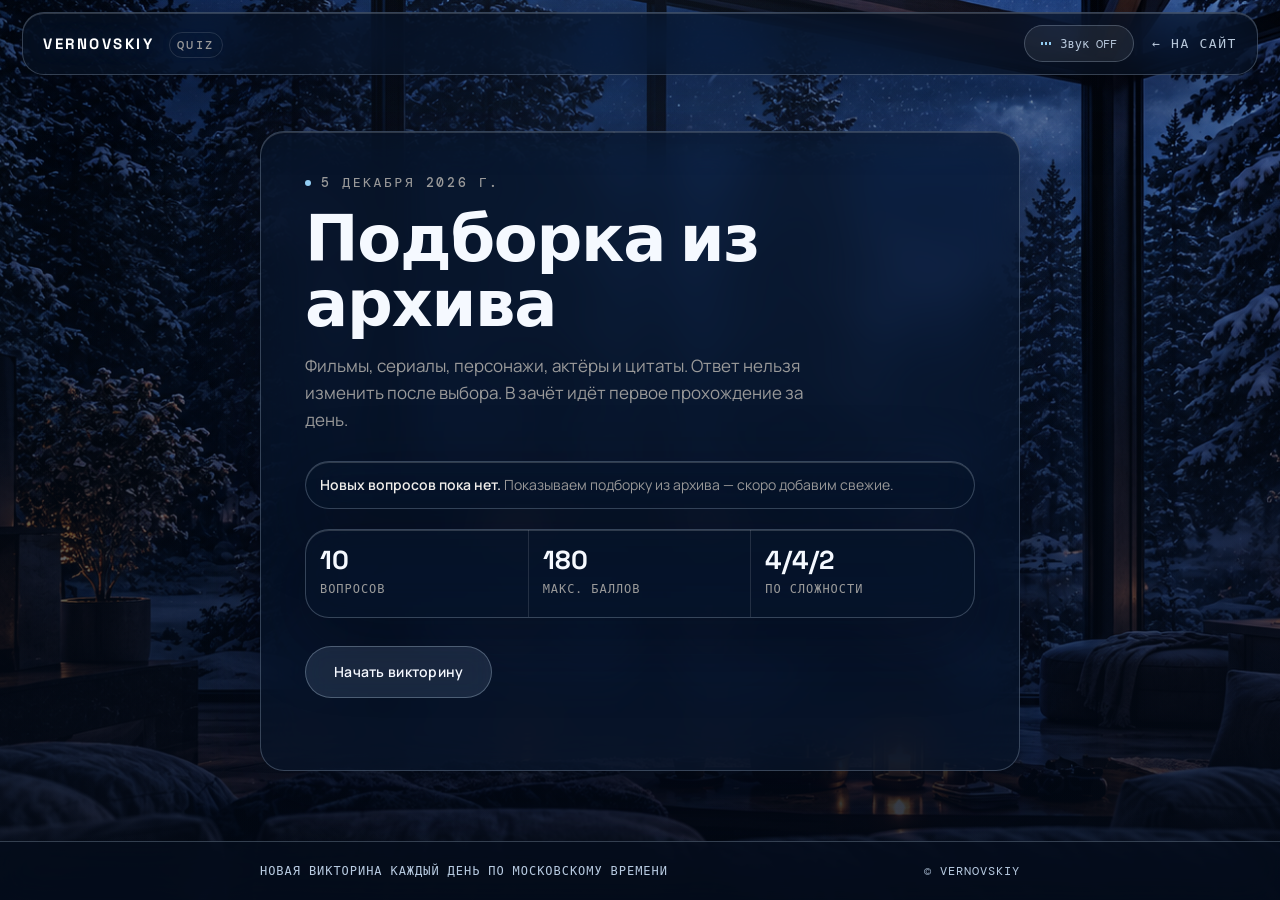
<file: quiz/index.html>
<!doctype html>
<html lang="ru">
<head>
<meta charset="utf-8">
<meta name="viewport" content="width=device-width,initial-scale=1">
<meta name="theme-color" content="#061326">
<meta name="description" content="VERNOVSKIY QUIZ — ежедневная викторина по фильмам и сериалам: 10 вопросов каждый день.">
<title>VERNOVSKIY QUIZ — викторина дня</title>
<link rel="preconnect" href="https://fonts.googleapis.com"><link rel="preconnect" href="https://fonts.gstatic.com" crossorigin>
<link href="https://fonts.googleapis.com/css2?family=DM+Mono:wght@400;500&family=Manrope:wght@400;500;600;700;800&family=Space+Grotesk:wght@400;500;600;700&display=swap" rel="stylesheet">
<link rel="stylesheet" href="quiz.css"><link rel="stylesheet" href="../glass-experience.css"><script src="../audio.js"></script><script src="../nav.js"></script>
</head>
<body>
<header class="qz-top">
  <a class="qz-brand" href="../" aria-label="VERNOVSKIY — на главную">VERNOVSKIY <em>QUIZ</em></a>
  <div class="vs-tools"><button class="ambient-toggle" id="ambient-toggle" type="button" aria-pressed="false" title="Включить атмосферный звук"><span class="sound-bars"><i></i><i></i><i></i></span><span id="ambient-label">Звук OFF</span></button><a class="qz-back" href="../">← На сайт</a></div>
</header>
<main class="qz-main" id="app" aria-live="polite">
  <noscript><p class="qz-note">Для викторины нужен включённый JavaScript.</p></noscript>
</main>
<footer class="qz-foot"><span>Новая викторина каждый день по московскому времени</span><span>© VERNOVSKIY</span></footer>
<script src="questions.js"></script>
<script src="quiz.js"></script>
</body>
</html>
</file>
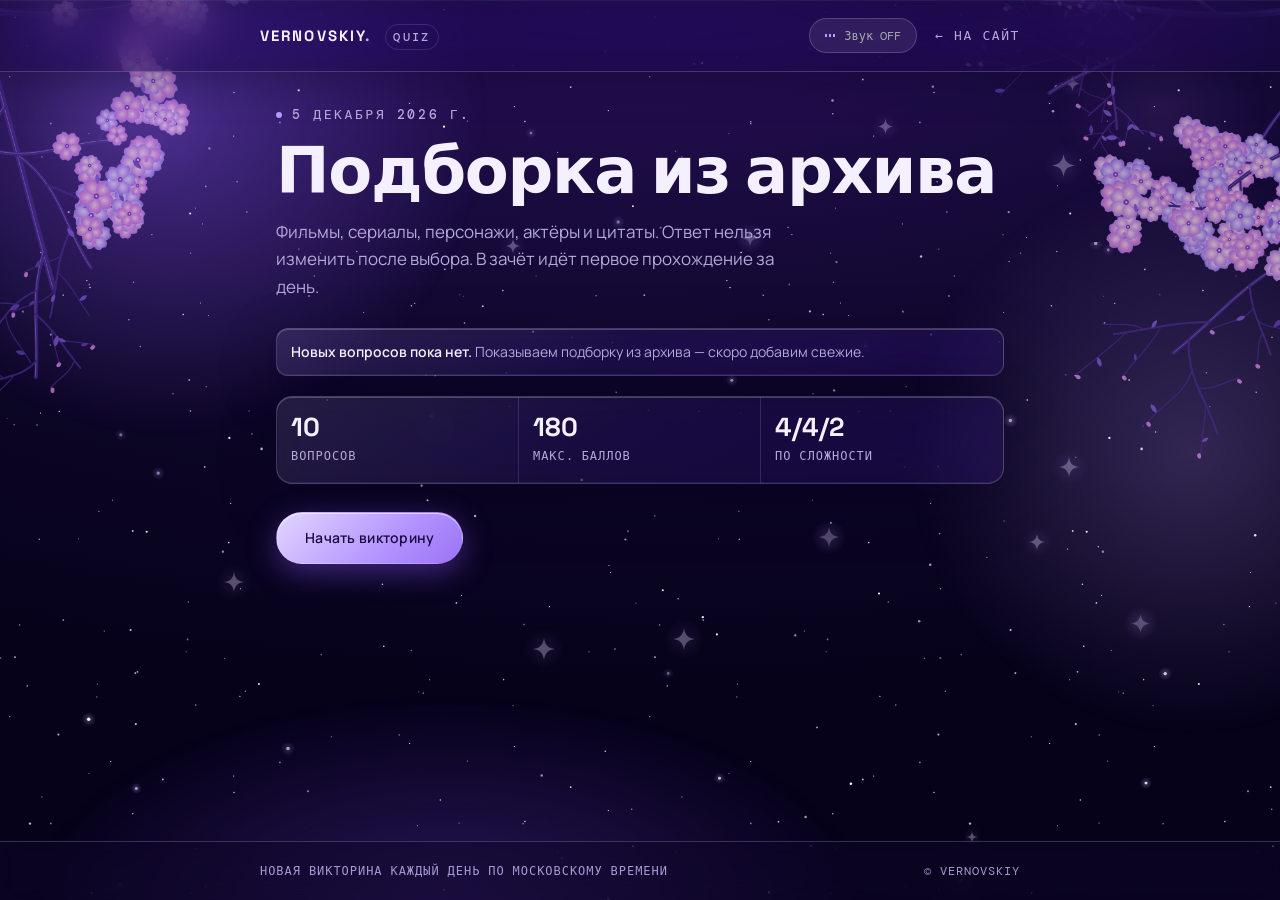
<file: index (3).html>
<!doctype html>
<html lang="ru">
<head>
<meta charset="utf-8">
<meta name="viewport" content="width=device-width,initial-scale=1">
<meta name="theme-color" content="#12082e">
<meta name="description" content="VERNOVSKIY QUIZ — ежедневная викторина по фильмам и сериалам: 10 вопросов каждый день.">
<title>VERNOVSKIY QUIZ — викторина дня</title>
<link rel="preconnect" href="https://fonts.googleapis.com"><link rel="preconnect" href="https://fonts.gstatic.com" crossorigin>
<link href="https://fonts.googleapis.com/css2?family=DM+Mono:wght@400;500&family=Manrope:wght@400;500;600;700;800&family=Space+Grotesk:wght@400;500;600;700&display=swap" rel="stylesheet">
<link rel="stylesheet" href="quiz.css"><link rel="stylesheet" href="../atmosphere.css"><link rel="stylesheet" href="../violet.css"><script src="../audio.js"></script><script src="../nav.js"></script><script src="../atmosphere.js"></script>
</head>
<body>
<header class="qz-top">
  <a class="qz-brand" href="../" aria-label="VERNOVSKIY — на главную">VERNOVSKIY<span>.</span> <em>QUIZ</em></a>
  <div class="vs-tools"><button class="ambient-toggle" id="ambient-toggle" type="button" aria-pressed="false" title="Включить атмосферный звук"><span class="sound-bars"><i></i><i></i><i></i></span><span id="ambient-label">Звук OFF</span></button><a class="qz-back" href="../">← На сайт</a></div>
</header>
<main class="qz-main" id="app" aria-live="polite">
  <noscript><p class="qz-note">Для викторины нужен включённый JavaScript.</p></noscript>
</main>
<footer class="qz-foot"><span>Новая викторина каждый день по московскому времени</span><span>© VERNOVSKIY</span></footer>
<script src="questions.js"></script>
<script src="quiz.js"></script>
</body>
</html>
</file>
<file: style.css>
@import url('https://fonts.googleapis.com/css2?family=DM+Mono:wght@400;500&family=Manrope:wght@400;500;600;700;800&family=Space+Grotesk:wght@400;500;600;700&display=swap');
:root{--bg:#090909;--panel:#111111;--panel2:#151515;--line:rgba(255,255,255,.12);--muted:#929292;--text:#f2f0ed;--orange:#92cdf3;--orange2:#b8def7;--purple:#87c8f2;--green:#6de0a1;--red:#ff656d;--max:1320px;--mono:'DM Mono',monospace;--display:'Space Grotesk',sans-serif;--body:'Manrope',sans-serif}*{box-sizing:border-box}html{scroll-behavior:smooth;scroll-padding-top:90px}body{margin:0;background:var(--bg);color:var(--text);font-family:var(--body);font-size:14px;line-height:1.65;overflow-x:hidden}body:before{content:"";position:fixed;inset:0;z-index:-4;pointer-events:none;background:radial-gradient(ellipse at 70% 10%,rgba(83,163,217,.07),transparent 33%),radial-gradient(ellipse at 10% 55%,rgba(88,119,140,.08),transparent 36%),linear-gradient(180deg,#0a0a0a,#080808 60%,#0b0909)}body:after{content:"";position:fixed;inset:0;z-index:8;pointer-events:none;opacity:.13;background-image:url("data:image/svg+xml,%3Csvg viewBox='0 0 180 180' xmlns='http://www.w3.org/2000/svg'%3E%3Cfilter id='n'%3E%3CfeTurbulence type='fractalNoise' baseFrequency='.92' numOctaves='3' stitchTiles='stitch'/%3E%3C/filter%3E%3Crect width='100%25' height='100%25' filter='url(%23n)' opacity='.28'/%3E%3C/svg%3E")}a{color:inherit;text-decoration:none}button,input,select{font:inherit}button{color:inherit}.noise{position:fixed;inset:0;pointer-events:none;z-index:7;opacity:.08;background:linear-gradient(transparent 50%,rgba(255,255,255,.018) 50%);background-size:100% 4px}.cinema-glow{position:fixed;pointer-events:none;filter:blur(80px);border-radius:50%;z-index:-1;opacity:.12}.glow-left{width:380px;height:380px;left:-220px;top:35%;background:#496e87}.glow-right{width:420px;height:420px;right:-250px;top:5%;background:#317aac}.rain-layer{position:fixed;inset:-30% 0 0;pointer-events:none;z-index:5;opacity:.12;background-image:repeating-linear-gradient(104deg,transparent 0 70px,rgba(196,205,216,.28) 71px,transparent 72px 145px);background-size:100% 220px;animation:rain 1.8s linear infinite;mask-image:linear-gradient(90deg,transparent,#000 20%,#000 85%,transparent)}@keyframes rain{to{background-position:0 220px}}.section-wrap{width:min(var(--max),calc(100% - 72px));margin-inline:auto}.topbar{height:76px;position:sticky;top:0;z-index:20;display:flex;align-items:center;gap:34px;padding:0 max(36px,calc((100vw - var(--max))/2));background:rgba(9,9,9,.78);border-bottom:1px solid rgba(255,255,255,.09);backdrop-filter:blur(22px)}.wordmark{font:700 20px/1 var(--display);letter-spacing:.07em;white-space:nowrap}.wordmark-dot{color:var(--orange)}.world-clock{display:flex;align-items:center;gap:12px;color:#9c9c9c;font:10px var(--mono);letter-spacing:.05em;margin-left:auto}.world-clock b{color:#eee;font-weight:500;margin-left:5px}.world-clock i{height:3px;width:3px;border-radius:50%;background:var(--orange);opacity:.8}.topbar nav{display:flex;align-items:center;gap:26px}.topbar nav a{font-size:11px;color:#b7b7b7;transition:color .2s}.topbar nav a:hover{color:#fff}.ambient-toggle{display:flex;align-items:center;gap:9px;border:1px solid var(--line);background:#121212;padding:9px 12px;border-radius:3px;font:10px var(--mono);cursor:pointer;color:#aaa;white-space:nowrap}.ambient-toggle:hover,.ambient-toggle[aria-pressed=true]{border-color:rgba(87,165,219,.65);color:#fff}.sound-bars{height:13px;display:flex;align-items:center;gap:2px}.sound-bars i{display:block;width:2px;height:5px;background:var(--orange);animation:bars .75s ease-in-out infinite alternate}.sound-bars i:nth-child(2){height:11px;animation-delay:.2s}.sound-bars i:nth-child(3){height:7px;animation-delay:.4s}.ambient-toggle[aria-pressed=false] .sound-bars i{animation-play-state:paused;height:3px}@keyframes bars{to{height:12px}}.menu-toggle{display:none;background:none;border:0}.hero{position:relative;min-height:700px;display:grid;grid-template-columns:1.04fr .96fr;align-items:center;padding-top:66px;padding-bottom:68px;isolation:isolate}.hero-backdrop{position:absolute;inset:0;z-index:-1;overflow:hidden;pointer-events:none}.hero-backdrop:before{content:"";position:absolute;inset:0;background:linear-gradient(90deg,var(--bg) 0%,rgba(9,9,9,.95) 30%,rgba(9,9,9,.35) 67%,var(--bg) 100%),linear-gradient(0deg,var(--bg),transparent 40%,rgba(9,9,9,.4))}.hero-backdrop:after{content:"";position:absolute;right:-8%;top:7%;width:65%;height:82%;background:linear-gradient(130deg,transparent 25%,rgba(83,163,217,.08),transparent 65%);transform:skew(-16deg)}.hero-copy{position:relative;z-index:2;padding:15px 0 40px}.eyebrow{display:flex;align-items:center;gap:10px;font:10px var(--mono);letter-spacing:.13em;color:#a7a7a7;text-transform:uppercase}.live-dot{width:6px;height:6px;border-radius:50%;background:var(--orange);box-shadow:0 0 12px rgba(87,165,219,.8)}.eyebrow-line{height:1px;width:36px;background:#555}.hero-pretitle{font:10px var(--mono);letter-spacing:.22em;color:#6f6f6f;margin:43px 0 13px}.hero .hero-slogan{font:700 clamp(48px,6.2vw,88px)/.94 var(--display);letter-spacing:-.075em;margin:0;text-transform:uppercase;max-width:730px}.hero .hero-slogan span{color:#b6b2ae}.hero .hero-slogan em{font-style:normal;color:var(--orange);text-shadow:0 0 38px rgba(84,163,217,.16)}.hero-lead{max-width:460px;color:#a8a8a8;font-size:13px;line-height:1.9;margin:27px 0 29px}.hero-actions{display:flex;align-items:center;gap:25px}.button{display:inline-flex;align-items:center;justify-content:center;gap:25px;padding:14px 17px;border:1px solid transparent;font-size:11px;font-weight:800;transition:transform .25s,background .25s,border-color .25s;cursor:pointer}.button:hover{transform:translateY(-2px)}.button-light{background:var(--text);color:#111}.button-light:hover{background:var(--orange);color:#fff}.arrow-icon{font-size:17px;line-height:1}.text-link{display:inline-flex;align-items:center;gap:12px;font-size:11px;color:#b8b8b8;transition:color .2s}.text-link:hover{color:var(--orange)}.text-link span{color:var(--orange);font-size:15px}.hero-meta{position:absolute;bottom:-15px;left:0;right:0;display:flex;gap:28px;font:9px var(--mono);letter-spacing:.09em;color:#5f5f5f}.hero-art{position:relative;min-height:515px;display:flex;align-items:center;justify-content:center;isolation:isolate}.cinema-art:before{content:"";position:absolute;inset:4% 3% 6%;background:radial-gradient(ellipse at 50% 45%,rgba(83,163,217,.14),transparent 47%),linear-gradient(145deg,rgba(255,255,255,.025),transparent 40%);border:1px solid rgba(255,255,255,.08);clip-path:polygon(0 0,100% 0,100% 86%,88% 100%,0 100%)}.cinema-art:after{content:"";position:absolute;inset:9% 9% 10%;border:1px solid rgba(255,255,255,.07);clip-path:polygon(0 0,100% 0,100% 86%,86% 100%,0 100%)}.cinema-frame{position:absolute;width:65%;height:74%;border:1px solid rgba(255,255,255,.14);transform:rotate(-8deg);top:11%;left:17%;z-index:-1}.frame-two{transform:rotate(8deg);border-color:rgba(87,165,219,.22);left:18%;top:10%}.hero-moon{position:absolute;width:220px;height:220px;border-radius:50%;right:14%;top:12%;background:radial-gradient(circle at 35% 30%,#e9f5fd 0,#608faf 14%,#2e4250 48%,#160f10 70%);filter:blur(.2px);opacity:.65;box-shadow:0 0 70px rgba(89,166,219,.15)}.hero-architecture{position:absolute;bottom:12%;left:7%;right:7%;height:45%;opacity:.62;background:linear-gradient(90deg,transparent 0 8%,#191819 8% 10%,transparent 10% 16%,#242020 16% 22%,transparent 22% 26%,#171617 26% 29%,transparent 29% 35%,#252020 35% 44%,transparent 44% 48%,#171617 48% 54%,transparent 54% 61%,#252020 61% 70%,transparent 70% 75%,#171617 75% 80%,transparent 80% 87%,#242020 87% 91%,transparent 91%);clip-path:polygon(0 100%,0 55%,7% 55%,7% 30%,13% 30%,13% 63%,20% 63%,20% 18%,26% 18%,26% 53%,33% 53%,33% 0,42% 0,42% 52%,49% 52%,49% 22%,58% 22%,58% 60%,66% 60%,66% 15%,74% 15%,74% 50%,81% 50%,81% 29%,90% 29%,90% 58%,100% 58%,100% 100%);mask-image:linear-gradient(0deg,#000 45%,transparent)}.cinema-person{position:absolute;bottom:9%;left:34%;width:34%;height:72%;filter:drop-shadow(0 12px 45px #000);z-index:2}.person-head{position:absolute;top:13%;left:30%;width:41%;height:27%;border-radius:48% 48% 40% 40%;background:linear-gradient(105deg,#080808,#171515 55%,#050505);transform:rotate(-4deg);box-shadow:inset 9px 0 16px rgba(255,255,255,.03)}.person-coat{position:absolute;bottom:0;left:0;width:100%;height:72%;background:linear-gradient(105deg,#050505 0%,#171515 33%,#090909 65%,#020202);clip-path:polygon(34% 0,65% 0,76% 12%,100% 100%,0 100%,22% 12%)}.person-shadow{position:absolute;top:21%;left:40%;width:23%;height:20%;background:linear-gradient(100deg,#000,#1a2730);clip-path:polygon(12% 0,100% 0,82% 100%,0 78%);filter:blur(5px)}.hero-title-mark{position:absolute;z-index:4;top:42%;left:14%;font:700 clamp(44px,6vw,78px)/1 var(--display);letter-spacing:-.09em;color:rgba(245,247,249,.95);text-shadow:0 4px 35px #000;mix-blend-mode:screen}.hero-title-mark span{font:10px var(--mono);vertical-align:top;letter-spacing:0;color:var(--orange);margin-left:6px}.hero-art-caption{position:absolute;z-index:5;left:9%;right:9%;bottom:8%;display:flex;justify-content:space-between;font:8px var(--mono);letter-spacing:.1em;color:#777}.hero-crosshair{position:absolute;z-index:5;width:18px;height:18px;border-color:var(--orange);opacity:.8}.crosshair-a{top:14%;right:12%;border-top:1px solid;border-right:1px solid}.crosshair-b{bottom:17%;left:10%;border-left:1px solid;border-bottom:1px solid}.hero-bottom{grid-column:1/-1;display:flex;align-items:center;justify-content:space-between;margin-top:26px;padding-top:20px;border-top:1px solid var(--line);font:9px var(--mono);letter-spacing:.12em;color:#6b6b6b}.scroll-indicator{display:flex;align-items:center;gap:10px}.scroll-indicator>span{display:block;width:27px;height:1px;background:var(--orange)}.cinema-note{padding:38px 0 112px}.cinema-note-card{display:grid;grid-template-columns:.94fr 1.06fr;min-height:310px;border:1px solid var(--line);background:linear-gradient(110deg,#151313,#101010 60%,#17100e);overflow:hidden;position:relative}.note-image{position:relative;min-height:300px;overflow:hidden;background:linear-gradient(135deg,#181514,#070707)}.note-image:before{content:"";position:absolute;inset:0;background:linear-gradient(90deg,transparent 50%,#111 100%),repeating-linear-gradient(115deg,transparent 0 45px,rgba(255,255,255,.03) 46px,transparent 47px 80px)}.note-sun{position:absolute;width:190px;height:190px;left:28%;top:16%;border-radius:50%;background:radial-gradient(circle at 40% 35%,#d9eefb,#3c79a2 38%,#233847 70%,transparent 72%);opacity:.8;box-shadow:0 0 100px rgba(83,163,217,.12)}.note-silhouette{position:absolute;bottom:-12%;left:29%;width:43%;height:74%;background:linear-gradient(100deg,#030303,#201817 45%,#050505);clip-path:polygon(39% 0,63% 2%,72% 15%,100% 100%,0 100%,24% 17%);filter:drop-shadow(0 0 22px #000)}.note-image-label{position:absolute;bottom:22px;left:24px;font:8px var(--mono);letter-spacing:.12em;color:#888}.note-copy{padding:42px 48px;display:flex;flex-direction:column;justify-content:center;position:relative}.note-copy h2{font:600 clamp(32px,4vw,49px)/1.05 var(--display);letter-spacing:-.06em;margin:24px 0 14px}.note-copy h2 span{color:var(--orange)}.note-copy p{max-width:390px;color:#999;line-height:1.9;font-size:12px}.note-bottom{display:flex;justify-content:space-between;gap:15px;margin-top:30px;padding-top:17px;border-top:1px solid var(--line);font:8px var(--mono);letter-spacing:.09em;color:#666}.ticker-section{display:flex;align-items:center;gap:26px;padding:20px 0;border-top:1px solid var(--line);border-bottom:1px solid var(--line);overflow:hidden}.ticker-label{flex-shrink:0;font:9px var(--mono);letter-spacing:.15em;color:var(--orange)}.ticker-track{display:flex;align-items:center;gap:24px;white-space:nowrap;animation:ticker 27s linear infinite;font:10px var(--mono);letter-spacing:.16em;color:#858585}.ticker-track b{color:var(--orange);font-size:12px}@keyframes ticker{to{transform:translateX(-12%)}}.projects-section{padding-top:105px;padding-bottom:108px}.section-heading{display:flex;align-items:flex-end;justify-content:space-between;gap:28px;margin-bottom:36px}.section-heading h2{font:600 clamp(32px,4.5vw,54px)/1.04 var(--display);letter-spacing:-.06em;margin:15px 0 0}.section-heading h2 span{color:#777}.section-heading>p{color:#818181;font-size:11px;line-height:1.8;margin:0 0 5px}.project-grid{display:grid;grid-template-columns:repeat(3,minmax(0,1fr));gap:12px}.project-card{position:relative;display:flex;flex-direction:column;min-height:235px;padding:23px 24px 22px;border:1px solid rgba(255,255,255,.105);background:linear-gradient(145deg,rgba(255,255,255,.035),rgba(255,255,255,.012) 55%,rgba(87,165,219,.018));overflow:hidden;transition:border-color .3s,transform .3s,background .3s}.project-card:before{content:"";position:absolute;inset:0;pointer-events:none;background:linear-gradient(125deg,transparent 25%,rgba(255,255,255,.04),transparent 60%);transform:translateX(-100%);transition:transform .7s}.project-card:hover{transform:translateY(-4px);border-color:rgba(87,165,219,.55);background:linear-gradient(145deg,rgba(255,255,255,.055),rgba(255,255,255,.018),rgba(87,165,219,.045))}.project-card:hover:before{transform:translateX(100%)}.card-feature{grid-row:span 1;background:linear-gradient(145deg,rgba(87,165,219,.11),rgba(255,255,255,.02) 58%)}.card-number{position:absolute;top:21px;right:23px;font:9px var(--mono);color:#595959}.project-icon{width:43px;height:43px;display:grid;place-items:center;border:1px solid rgba(255,255,255,.13);background:#171717;color:#e5e2df;margin-bottom:25px;transition:all .25s}.project-icon svg{width:20px;height:20px}.project-card:hover .project-icon{color:var(--orange);border-color:rgba(87,165,219,.5);transform:rotate(-4deg)}.card-kicker{font:9px var(--mono);letter-spacing:.12em;color:#777;text-transform:uppercase}.project-content h3{font:600 21px/1.25 var(--display);letter-spacing:-.035em;margin:8px 0 8px}.project-content p{font-size:11px;color:#8e8e8e;line-height:1.8;max-width:300px;margin:0 0 20px}.card-link{margin-top:auto;display:flex;align-items:center;justify-content:space-between;padding-top:14px;border-top:1px solid rgba(255,255,255,.09);font:10px var(--mono);color:#b5b5b5}.card-link b{font-size:16px;color:var(--orange);font-weight:400}.about-section{display:grid;grid-template-columns:.9fr 1.1fr;align-items:center;gap:9%;padding-top:100px;padding-bottom:115px;border-top:1px solid var(--line)}.about-visual{position:relative;max-width:470px;width:100%}.about-image-frame{position:relative;aspect-ratio:4/5;background:linear-gradient(145deg,#211b1a,#0d0d0d);border:1px solid rgba(255,255,255,.13);overflow:hidden}.about-image-frame:before{content:"";position:absolute;inset:0;z-index:1;background:linear-gradient(0deg,rgba(0,0,0,.78),transparent 50%),linear-gradient(90deg,rgba(87,165,219,.12),transparent 45%);pointer-events:none}.about-image-frame img{display:block;width:100%;height:100%;object-fit:cover;filter:grayscale(100%) contrast(1.12) brightness(.78);transition:filter .4s,transform .7s}.about-image-frame:hover img{filter:grayscale(55%) contrast(1.08) brightness(.9);transform:scale(1.025)}.image-overlay{position:absolute;inset:10px;border:1px solid rgba(255,255,255,.14);z-index:2;pointer-events:none}.image-tag{position:absolute;bottom:24px;left:24px;z-index:3;font:8px var(--mono);letter-spacing:.13em;color:#d0cbc6}.about-stamp{position:absolute;right:-23px;top:34px;width:65px;height:65px;display:grid;place-items:center;background:var(--orange);color:#111;font:700 31px var(--display);box-shadow:0 0 45px rgba(87,165,219,.2)}.about-stamp span{position:absolute;font:8px var(--mono);right:10px;top:10px}.about-copy h2{font:600 clamp(34px,4.2vw,55px)/1.03 var(--display);letter-spacing:-.065em;margin:19px 0 25px}.about-copy h2 span{color:var(--orange)}.about-copy p{color:#999;font-size:12px;line-height:2;max-width:570px}.about-facts{display:grid;grid-template-columns:repeat(3,1fr);gap:12px;margin:29px 0 28px;padding:20px 0;border-top:1px solid var(--line);border-bottom:1px solid var(--line)}.about-facts div{display:flex;flex-direction:column;gap:5px}.about-facts strong{font:600 25px var(--display);color:#eee}.about-facts span{font-size:10px;color:#777}.calendar-section{padding-top:12px;padding-bottom:110px}.calendar-layout{display:grid;grid-template-columns:1.15fr .85fr;border:1px solid var(--line);background:linear-gradient(120deg,#111,#0d0d0d)}.calendar-main{padding:28px 32px 24px;border-right:1px solid var(--line)}.calendar-top{display:flex;align-items:center;justify-content:space-between;margin-bottom:24px}.calendar-top button{width:35px;height:35px;border:1px solid var(--line);background:#151515;cursor:pointer;font-size:17px;transition:all .2s}.calendar-top button:hover{border-color:var(--orange);color:var(--orange)}.calendar-label{font:8px var(--mono);letter-spacing:.14em;color:#777}.calendar-top h3{font:600 24px var(--display);margin:2px 0}.calendar-grid{display:grid;grid-template-columns:repeat(7,minmax(0,1fr));gap:5px}.day-name{text-align:center;padding:8px 0;font:9px var(--mono);color:#666}.day-cell{position:relative;min-height:42px;display:grid;place-items:center;border:1px solid transparent;background:rgba(255,255,255,.018);color:#aaa;font-size:11px}.day-cell.empty{background:transparent}.day-cell.today{border-color:var(--orange);color:#fff;background:rgba(87,165,219,.12)}.day-cell.holiday:after{content:"";position:absolute;bottom:5px;width:3px;height:3px;border-radius:50%;background:var(--orange)}.calendar-legend{display:flex;gap:20px;margin-top:20px;font-size:9px;color:#777}.calendar-legend span{display:flex;align-items:center;gap:7px}.today-dot,.holiday-dot{width:6px;height:6px;border-radius:50%;background:var(--orange)}.today-dot{box-shadow:0 0 9px var(--orange)}.holidays-panel{padding:34px 35px}.holidays-panel h3{font:600 31px/1.05 var(--display);letter-spacing:-.05em;margin:14px 0 22px}.holidays-panel h3 span{color:var(--orange)}.holiday-list{display:flex;flex-direction:column;gap:0}.holiday-item{display:grid;grid-template-columns:38px 1fr;align-items:center;gap:12px;padding:12px 0;border-top:1px solid rgba(255,255,255,.07)}.holiday-date{font:11px var(--mono);color:var(--orange)}.holiday-name{font-size:11px;color:#b5b5b5}.calendar-note{margin-top:22px;color:#626262;font-size:9px;line-height:1.8}.films-section{padding-top:30px;padding-bottom:115px;border-top:1px solid var(--line)}.films-section .section-heading{margin-bottom:32px}.film-glass-panel{padding:22px;border:1px solid rgba(255,255,255,.12);background:linear-gradient(145deg,rgba(255,255,255,.035),rgba(255,255,255,.012) 55%,rgba(87,165,219,.02));box-shadow:0 35px 90px rgba(0,0,0,.18)}.film-toolbar{display:grid;grid-template-columns:minmax(190px,1.7fr) repeat(3,minmax(130px,.8fr));gap:9px}.searchbox{display:flex;align-items:center;gap:11px;padding:0 13px;border:1px solid var(--line);background:#0c0c0c;min-height:44px;color:#888}.searchbox>span{font-size:20px;color:var(--orange)}.searchbox input{width:100%;min-width:0;background:transparent;border:0;outline:0;color:#eee;font-size:11px}.searchbox input::placeholder{color:#666}.searchbox kbd{flex-shrink:0;font:8px var(--mono);padding:4px 5px;border:1px solid #303030;color:#777}.film-toolbar select{min-width:0;appearance:none;background:#0c0c0c;border:1px solid var(--line);border-radius:0;color:#aaa;padding:0 31px 0 12px;font-size:10px;outline:0;background-image:linear-gradient(45deg,transparent 50%,#888 50%),linear-gradient(135deg,#888 50%,transparent 50%);background-position:calc(100% - 14px) 18px,calc(100% - 10px) 18px;background-size:4px 4px,4px 4px;background-repeat:no-repeat}.film-toolbar select:focus,.searchbox:focus-within{border-color:rgba(87,165,219,.6)}.film-summary{display:flex;align-items:center;justify-content:space-between;gap:16px;padding:17px 0 15px;margin-bottom:12px;border-bottom:1px solid var(--line);color:#777;font:9px var(--mono)}.status-key{display:flex;gap:16px}.status-key span{display:flex;align-items:center;gap:6px}.status-dot{display:inline-block;width:6px;height:6px;border-radius:50%}.status-dot.green{background:var(--green);box-shadow:0 0 10px rgba(109,224,161,.28)}.status-dot.red{background:var(--red);box-shadow:0 0 10px rgba(255,101,109,.2)}.film-grid{display:grid;grid-template-columns:repeat(4,minmax(0,1fr));gap:8px}.film-card{display:flex;flex-direction:column;justify-content:space-between;gap:19px;min-height:92px;padding:12px 13px;border:1px solid rgba(255,255,255,.075);background:rgba(255,255,255,.018);transition:background .2s,border-color .2s}.film-card:hover{background:rgba(255,255,255,.045);border-color:rgba(255,255,255,.19)}.film-title{font-size:10px;line-height:1.55;color:#d4d4d4;overflow-wrap:anywhere}.film-meta{display:flex;align-items:center;justify-content:space-between;gap:8px}.film-year{font:9px var(--mono);color:#696969}.film-status{display:flex;align-items:center;gap:5px;font:9px var(--mono);white-space:nowrap}.film-status.ok{color:var(--green)}.film-status.ban{color:var(--red)}.film-empty{text-align:center;padding:50px 15px;color:#888}.film-empty>span{font-size:30px;color:var(--orange)}.film-empty h3{font:600 22px var(--display);color:#eee;margin:8px 0}.film-empty p{font-size:11px}.button-outline{background:transparent;border-color:var(--line);color:#ddd}.film-footer{display:flex;align-items:center;justify-content:space-between;gap:15px;padding-top:20px;margin-top:20px;border-top:1px solid var(--line);font:8px var(--mono);letter-spacing:.09em;color:#606060}.film-footer .text-link{background:none;border:0;cursor:pointer}.footer{display:flex;align-items:center;justify-content:space-between;gap:25px;padding:28px max(36px,calc((100vw - var(--max))/2));border-top:1px solid var(--line);background:#080808;color:#606060;font:8px var(--mono);letter-spacing:.1em}.footer .wordmark{color:#eee;font-size:17px}#to-top{position:fixed;right:24px;bottom:24px;z-index:19;width:42px;height:42px;background:#171717;border:1px solid var(--line);color:var(--orange);font-size:18px;cursor:pointer;opacity:0;pointer-events:none;transform:translateY(8px);transition:all .25s}#to-top.visible{opacity:1;pointer-events:auto;transform:none}#to-top:hover{background:var(--orange);color:#111}.reveal-ready{opacity:0;transform:translateY(18px);transition:opacity .65s ease,transform .65s ease}.reveal-ready.in-view{opacity:1;transform:none}::selection{background:var(--orange);color:#111}
@media(min-width:1500px){.hero{min-height:760px}.hero-art{min-height:590px}.film-grid{grid-template-columns:repeat(5,minmax(0,1fr))}}
@media(max-width:1050px){.section-wrap{width:calc(100% - 48px)}.topbar{padding-inline:24px;gap:22px}.world-clock{gap:8px}.topbar nav{gap:15px}.hero{min-height:620px;grid-template-columns:1fr .86fr}.hero .hero-slogan{font-size:clamp(48px,7vw,72px)}.hero-art{min-height:440px}.project-grid{grid-template-columns:repeat(2,minmax(0,1fr))}.film-toolbar{grid-template-columns:repeat(2,minmax(0,1fr))}.film-grid{grid-template-columns:repeat(3,minmax(0,1fr))}.about-section{gap:6%}.footer{padding-inline:24px}}
@media(max-width:720px){html{scroll-padding-top:72px}.section-wrap{width:calc(100% - 34px)}.topbar{height:66px;padding:0 17px;gap:14px}.wordmark{font-size:17px}.world-clock{display:none}.topbar nav{display:none;position:absolute;left:0;right:0;top:65px;padding:20px 18px;background:rgba(10,10,10,.97);border-bottom:1px solid var(--line);flex-direction:column;align-items:flex-start;gap:19px}.topbar nav.open{display:flex}.topbar nav a{font-size:13px}.menu-toggle{display:flex;flex-direction:column;gap:5px;padding:8px;margin-left:auto}.menu-toggle span{display:block;width:20px;height:1px;background:#eee}.ambient-toggle{padding:8px 9px;font-size:9px;gap:6px}.hero{display:flex;flex-direction:column;align-items:stretch;min-height:auto;padding-top:52px;padding-bottom:25px}.hero-copy{padding:0 0 12px}.hero-pretitle{margin-top:33px}.hero .hero-slogan{font-size:clamp(49px,13vw,75px)}.hero-lead{font-size:12px;max-width:390px;margin:22px 0}.hero-actions{gap:16px;flex-wrap:wrap}.button{padding:13px 14px}.hero-art{min-height:365px;margin-top:14px}.hero-moon{width:150px;height:150px}.cinema-person{left:33%;width:35%;height:76%}.hero-title-mark{font-size:clamp(43px,12vw,67px);left:10%;top:43%}.hero-art-caption{font-size:7px;left:7%;right:7%}.hero-bottom{margin-top:10px;flex-wrap:wrap;gap:12px;font-size:8px}.hero-bottom>span:last-child{display:none}.cinema-note{padding:35px 0 75px}.cinema-note-card{grid-template-columns:1fr}.note-image{min-height:220px}.note-sun{width:150px;height:150px;left:33%;top:10%}.note-silhouette{left:35%;height:80%;width:33%}.note-copy{padding:28px 24px 26px}.note-copy h2{font-size:38px;margin-top:18px}.note-bottom{font-size:7px}.ticker-section{gap:16px}.ticker-track{gap:17px;font-size:9px}.projects-section{padding-top:72px;padding-bottom:75px}.section-heading{align-items:flex-start;flex-direction:column;gap:13px;margin-bottom:25px}.section-heading h2{font-size:39px}.section-heading>p br{display:none}.project-grid{grid-template-columns:1fr;gap:9px}.project-card{min-height:195px;padding:20px}.project-icon{margin-bottom:20px;width:39px;height:39px}.project-content h3{font-size:20px}.project-content p{margin-bottom:15px}.about-section{grid-template-columns:1fr;gap:35px;padding-top:70px;padding-bottom:80px}.about-visual{width:85%;max-width:390px;margin:0 auto}.about-copy h2{font-size:42px}.about-facts{margin:23px 0}.calendar-section{padding-bottom:75px}.calendar-layout{grid-template-columns:1fr}.calendar-main{padding:20px 14px;border-right:0;border-bottom:1px solid var(--line)}.calendar-top h3{font-size:21px}.calendar-grid{gap:3px}.day-cell{min-height:37px;font-size:10px}.holidays-panel{padding:25px 22px}.films-section{padding-top:10px;padding-bottom:75px}.film-glass-panel{padding:12px}.film-toolbar{grid-template-columns:1fr 1fr;gap:7px}.searchbox{grid-column:1/-1;min-height:43px}.film-toolbar select{height:42px;font-size:9px;padding-left:9px}.film-summary{align-items:flex-start;flex-direction:column;gap:10px;font-size:8px}.film-grid{grid-template-columns:repeat(2,minmax(0,1fr));gap:6px}.film-card{min-height:98px;padding:10px;gap:15px}.film-title{font-size:10px}.film-meta{align-items:flex-start;flex-direction:column;gap:5px}.film-status{font-size:9px}.film-footer{align-items:flex-start;flex-direction:column;gap:12px}.footer{padding:22px 17px;display:grid;grid-template-columns:1fr 1fr;gap:12px;font-size:7px}.footer>span:nth-child(2){text-align:right}.footer>span:nth-child(3){grid-column:1/-1}.footer .wordmark{font-size:16px}.rain-layer{opacity:.07}#to-top{right:14px;bottom:14px;width:38px;height:38px}}
@media(max-width:380px){.section-wrap{width:calc(100% - 26px)}.topbar{padding-inline:13px;gap:9px}.wordmark{font-size:15px}.ambient-toggle{padding:7px;font-size:8px}.hero .hero-slogan{font-size:47px}.hero-actions{align-items:flex-start;flex-direction:column}.hero-art{min-height:310px}.hero-title-mark{font-size:42px}.film-toolbar{grid-template-columns:1fr}.searchbox{grid-column:auto}.film-grid{grid-template-columns:1fr}.film-card{min-height:75px}.film-meta{flex-direction:row;align-items:center}.calendar-legend{gap:10px;flex-wrap:wrap}}
@media(prefers-reduced-motion:reduce){*,*:before,*:after{scroll-behavior:auto!important;animation-duration:.01ms!important;animation-iteration-count:1!important;transition-duration:.01ms!important}.reveal-ready{opacity:1;transform:none}}

/* DARK CINEMA — seamless black, ember-red light and photographic atmosphere */
:root{--bg:#020202;--panel:#080707;--panel2:#0d0908;--line:rgba(255,255,255,.075);--orange:#92cdf3;--orange2:#b8def7}
html,body{background:#020202}
body:before{background:radial-gradient(ellipse at 76% 12%,rgba(38,96,136,.22),transparent 30%),radial-gradient(ellipse at 7% 43%,rgba(67,154,214,.095),transparent 28%),radial-gradient(ellipse at 55% 88%,rgba(24,57,79,.12),transparent 35%),#020202}
body:after,.noise,.rain-layer{display:none!important}
.cinema-glow{filter:blur(110px);opacity:.18}.glow-left{background:#1e435d}.glow-right{background:#357cad;opacity:.16}
.topbar{background:rgba(2,2,2,.86);border-bottom-color:rgba(255,255,255,.055)}
.world-clock{gap:13px}.clock-city{display:flex;align-items:center;gap:7px;white-space:nowrap}.clock-city b{margin:0;font-size:11px;font-variant-numeric:tabular-nums}.clock-city small{color:#666;font:9px var(--mono);margin-left:1px}
.ambient-toggle{border:0;background:rgba(255,255,255,.045);border-radius:999px;padding:10px 14px}
.hero{min-height:680px}.hero-backdrop:before{background:linear-gradient(90deg,#020202 0%,rgba(2,2,2,.98) 23%,rgba(2,2,2,.72) 51%,rgba(2,2,2,.22) 100%),linear-gradient(0deg,#020202 0%,transparent 42%,rgba(2,2,2,.12))}
.hero-backdrop:after{background:radial-gradient(ellipse at 72% 48%,rgba(68,155,214,.16),transparent 46%);transform:none}
.hero-art{overflow:hidden;border-radius:30px;min-height:500px;background-image:linear-gradient(90deg,rgba(2,2,2,.1),rgba(2,2,2,.03)),linear-gradient(0deg,rgba(2,2,2,.65),transparent 40%),url('city-night-1-winter.jpg');background-size:cover;background-position:center 48%;box-shadow:inset 0 0 100px 25px rgba(0,0,0,.68),0 40px 100px rgba(0,0,0,.25)}
.cinema-art:before,.cinema-art:after,.cinema-frame,.hero-moon,.hero-architecture,.cinema-person,.hero-title-mark,.hero-crosshair{display:none!important}
.hero-art-caption{left:28px;right:28px;bottom:25px;color:rgba(255,255,255,.7);text-shadow:0 2px 15px #000}
.hero .hero-slogan{letter-spacing:-.07em}.hero .hero-slogan span{color:#d2cbc7}.hero .hero-slogan em{color:#92cdf3;text-shadow:0 0 45px rgba(70,156,215,.28)}
.button{border-radius:999px}.button-light{background:#f1eeeb}.text-link{border-radius:999px}
.hero-bottom{border-top-color:rgba(255,255,255,.07)}
.cinema-note{padding-top:28px}.cinema-note-card{border:0;border-radius:28px;overflow:hidden;background:linear-gradient(105deg,#090706,#080605 58%,#070e12);box-shadow:0 25px 90px rgba(0,0,0,.2)}
.note-image{min-height:330px;background-image:linear-gradient(0deg,rgba(2,2,2,.55),rgba(2,2,2,.04)),linear-gradient(90deg,rgba(2,2,2,.05),rgba(2,2,2,.1)),url('city-night-2-winter.jpg');background-size:cover;background-position:center 52%}
.note-image:before{background:linear-gradient(90deg,transparent 50%,rgba(8,6,5,.35) 100%)}
.note-sun,.note-silhouette{display:none!important}.note-image-label{color:#e0d6d2;text-shadow:0 2px 12px #000}
.note-copy{padding:42px 48px}.note-copy h2{letter-spacing:-.06em}.note-copy h2 span{color:#92cdf3}.note-bottom{border-top-color:rgba(255,255,255,.07)}
.ticker-section{gap:32px;border-top:1px solid rgba(255,255,255,.055);border-bottom:1px solid rgba(255,255,255,.055);padding:23px 0}
.ticker-label{position:relative;z-index:2;flex:0 0 auto;padding:9px 14px 9px 0;background:#020202;white-space:nowrap;font-size:9px;letter-spacing:.12em}
.ticker-track{flex:1;min-width:0;gap:27px;animation-duration:32s;font-size:10px;letter-spacing:.14em;color:#b0a6a1}
.ticker-track b{color:#92cdf3;font-size:10px}
.projects-section{padding-top:95px;padding-bottom:100px}.section-heading h2{letter-spacing:-.065em}.section-heading h2 span{color:#92cdf3}
.project-grid{gap:8px}.project-card{position:relative;min-height:210px;border:0;border-radius:22px;padding:25px 25px 23px;background:linear-gradient(135deg,rgba(255,255,255,.045),rgba(255,255,255,.012) 58%,rgba(75,158,215,.025));overflow:hidden;transition:transform .35s ease,background .35s ease;box-shadow:inset 0 1px rgba(255,255,255,.035)}.project-card:before{content:"";position:absolute;inset:0;opacity:0;background:radial-gradient(ellipse at 90% 0%,rgba(74,158,215,.12),transparent 55%);transition:opacity .35s;pointer-events:none}.project-card:hover{transform:translateY(-4px);border:0;background:linear-gradient(135deg,rgba(255,255,255,.065),rgba(255,255,255,.018) 58%,rgba(75,158,215,.055))}.project-card:hover:before{opacity:1}.project-icon{border:0;border-radius:15px;background:rgba(255,255,255,.055)}.card-number{color:#7e6d67}.card-link{color:#d8d0cc}.card-link b{color:#92cdf3}.card-orbit{display:none!important}
.about-section{border-top:1px solid rgba(255,255,255,.06);border-bottom:1px solid rgba(255,255,255,.06)}.about-image-frame{border:0;border-radius:24px;overflow:hidden;box-shadow:0 30px 80px rgba(0,0,0,.4)}.about-image-frame:after{border:0;background:linear-gradient(0deg,rgba(0,0,0,.65),transparent 50%)}.about-stamp{border:0;border-radius:50%;background:#92cdf3;color:#06080a}
.calendar-layout{border:0;border-radius:24px;overflow:hidden;background:linear-gradient(130deg,rgba(255,255,255,.035),rgba(255,255,255,.01))}.calendar-main{border-right-color:rgba(255,255,255,.06)}.day-cell{border:0;border-radius:9px;background:rgba(255,255,255,.018)}.day-cell.today{background:rgba(82,162,217,.16);box-shadow:inset 0 0 0 1px rgba(82,162,217,.6)}.holidays-panel{background:rgba(0,0,0,.2)}
.film-glass-panel{border:0;border-radius:24px;background:linear-gradient(135deg,rgba(255,255,255,.035),rgba(255,255,255,.012) 55%,rgba(75,158,215,.025));box-shadow:0 30px 100px rgba(0,0,0,.2)}.searchbox,.film-toolbar select{border:0;border-radius:999px;background:rgba(0,0,0,.55);box-shadow:inset 0 0 0 1px rgba(255,255,255,.07)}.searchbox:focus-within,.film-toolbar select:focus{box-shadow:inset 0 0 0 1px rgba(82,162,217,.55)}.searchbox kbd{border:0;border-radius:6px;background:rgba(255,255,255,.05)}.film-card{border:0;border-radius:14px;background:rgba(255,255,255,.025);transition:background .2s,transform .2s}.film-card:hover{border:0;transform:translateY(-2px);background:rgba(255,255,255,.055)}
.footer{border-top-color:rgba(255,255,255,.06);background:#020202}.footer .wordmark{letter-spacing:.08em}#to-top{border:0;border-radius:50%;background:#92cdf3;color:#050709;box-shadow:0 8px 30px rgba(70,156,215,.15)}
@media(max-width:1050px){.clock-city{gap:5px}.world-clock{gap:8px}.hero-art{min-height:440px;border-radius:23px}}
@media(max-width:720px){.world-clock{display:flex;position:absolute;top:73px;left:17px;right:17px;justify-content:space-between;padding:9px 12px;border-radius:14px;background:rgba(9,11,13,.94);gap:5px;font-size:8px}.clock-city{display:grid;grid-template-columns:auto auto;gap:2px 5px}.clock-city small{grid-column:2;font-size:8px}.clock-city b{font-size:10px}.topbar{margin-bottom:42px}.hero-art{min-height:340px;border-radius:20px}.hero-art-caption{left:17px;right:17px;bottom:17px;font-size:6px}.note-image{min-height:230px}.note-copy{padding:29px 23px}.ticker-section{gap:12px}.ticker-label{font-size:8px;padding-right:6px}.ticker-track{gap:18px;font-size:8px}.project-card{border-radius:18px;min-height:175px}.calendar-layout,.film-glass-panel{border-radius:19px}.film-card{border-radius:12px}}
@media(max-width:380px){.world-clock{left:12px;right:12px}.clock-city{font-size:7px}.clock-city small{font-size:7px}.ticker-label{font-size:7px}.ticker-track{gap:14px;font-size:7px}}

/* Меню из шести пунктов: на экранах 721–1220px сворачивается в выпадающее, чтобы шапка помещалась. Мобильные (до 720px) и широкие экраны остаются как были. */
@media(min-width:721px) and (max-width:1340px){.topbar nav{display:none;position:absolute;left:0;right:0;top:75px;padding:20px 24px;background:rgba(10,10,10,.97);border-bottom:1px solid var(--line);flex-direction:row;flex-wrap:wrap;gap:12px 28px}.topbar nav.open{display:flex}.topbar nav a{font-size:13px}.menu-toggle{display:flex;flex-direction:column;gap:5px;padding:8px;cursor:pointer}.menu-toggle span{display:block;width:20px;height:1px;background:#eee}.clock-city small{display:none}}

.ambient-toggle[data-pending] .sound-bars i{animation-play-state:paused;height:3px}

/* ============================================================
   ЧИТАЕМОСТЬ НА КОМПЬЮТЕРАХ (экраны от 1051px).
   Мелкие подписи и названия фильмов увеличены; планшеты и телефоны (до 1050px) остаются как были.
   ============================================================ */
@media(min-width:1051px){
 body{font-size:15px}
 .topbar nav a{font-size:13px}
 .world-clock{font-size:12px}.clock-city b{font-size:13px}.clock-city small{font-size:11px}
 .ambient-toggle{font-size:12px;padding:11px 16px}
 .eyebrow{font-size:12px}
 .hero-pretitle{font-size:12px}
 .hero-lead{font-size:17px;line-height:1.75;max-width:520px}
 .button{font-size:14px;padding:16px 22px}
 .text-link{font-size:14px}.text-link span{font-size:17px}
 .hero-meta{font-size:11px}.hero-art-caption{font-size:10px}.hero-bottom{font-size:11px}
 .note-copy p{font-size:16px;line-height:1.75;max-width:440px}.note-bottom,.note-image-label{font-size:10px}
 .ticker-label{font-size:11px}.ticker-track{font-size:12px}.ticker-track b{font-size:12px}
 .section-heading>p{font-size:15px;line-height:1.7}
 .card-kicker{font-size:11px}.card-number{font-size:11px}
 .project-content h3{font-size:25px}
 .project-content p{font-size:15px;line-height:1.6;max-width:360px}
 .card-link{font-size:13px}.card-link b{font-size:18px}
 .about-copy p{font-size:16px;line-height:1.85}
 .about-facts span{font-size:13px}.image-tag{font-size:10px}.about-stamp span{font-size:9px}
 .calendar-label{font-size:11px}.day-name{font-size:12px}.day-cell{font-size:14px;min-height:46px}
 .calendar-legend{font-size:12px}.holiday-item{grid-template-columns:48px 1fr}.holiday-date{font-size:14px}.holiday-name{font-size:15px}.calendar-note{font-size:12px}
 .searchbox{min-height:52px}.searchbox input{font-size:15px}.searchbox kbd{font-size:11px;padding:5px 7px}
 .film-toolbar select{font-size:14px;min-height:52px;background-position:calc(100% - 17px) calc(50% - 1px),calc(100% - 13px) calc(50% - 1px)}
 .film-summary{font-size:13px}.status-dot{width:7px;height:7px}
 .film-card{min-height:120px;padding:15px 16px;gap:20px}
 .film-title{font-size:16px;line-height:1.4;color:#e6e2de}
 .film-year{font-size:13px}.film-status{font-size:13px}
 .film-empty p{font-size:14px}.film-footer{font-size:11px}
 .footer{font-size:11px}.footer .wordmark{font-size:19px}
}
.topbar nav a{white-space:nowrap}
@media(min-width:1341px) and (max-width:1480px){.topbar{gap:24px}.topbar nav{gap:20px}.world-clock{gap:9px}.clock-city small{display:none}}


/* About section — editorial profile card, no author portrait */
.about-visual--profile{max-width:470px}
.about-profile-card{position:relative;min-height:390px;padding:27px;overflow:hidden;border:1px solid rgba(210,231,248,.22);border-radius:24px;background:radial-gradient(circle at 75% 24%,rgba(119,169,201,.22),transparent 34%),linear-gradient(145deg,rgba(26,45,64,.88),rgba(8,16,27,.96));box-shadow:inset 0 1px 0 rgba(255,255,255,.08),0 24px 70px rgba(0,0,0,.25);display:flex;flex-direction:column;justify-content:space-between}
.about-profile-card:before,.about-profile-card:after{content:"";position:absolute;pointer-events:none;border:1px solid rgba(210,231,248,.09);border-radius:50%;width:290px;height:290px;right:-100px;top:54px}
.about-profile-card:after{width:220px;height:220px;right:-65px;top:89px}
.about-profile-top,.about-profile-bottom{display:flex;justify-content:space-between;gap:10px;align-items:center;font:8px var(--mono);letter-spacing:.12em;color:#8fa6b9}
.about-profile-status{display:flex;align-items:center;gap:7px}.about-profile-status i{width:6px;height:6px;border-radius:50%;background:#9bd7b4;box-shadow:0 0 10px #9bd7b4}
.about-profile-mark{position:absolute;right:29px;top:95px;font:700 112px/1 var(--display);letter-spacing:-.12em;color:rgba(226,240,250,.11)}
.about-profile-mark span{font:12px var(--mono);vertical-align:top;letter-spacing:0}
.about-profile-name{position:relative;z-index:1;margin-top:78px;font:500 clamp(29px,4vw,44px)/.98 var(--display);letter-spacing:-.07em;color:#eaf3fa}
.about-profile-name b{font-weight:700;color:#a9c9df}
.about-profile-role{position:relative;z-index:1;margin-top:13px;font:8px var(--mono);letter-spacing:.14em;color:#90a9bf}
.about-profile-lines{position:relative;z-index:1;display:grid;grid-template-columns:1fr 1fr;gap:9px;margin-top:28px}
.about-profile-lines span{padding:10px 11px;border:1px solid rgba(210,231,248,.13);border-radius:9px;background:rgba(230,244,255,.035);font:8px var(--mono);letter-spacing:.08em;color:#c3d3e0}
.about-profile-bottom{padding-top:17px;border-top:1px solid rgba(210,231,248,.13)}
/* NESSA — hidden winter easter egg, original artwork */
.nessa-easter-egg{position:fixed;right:12px;bottom:12px;z-index:80;width:48px;height:48px}
.nessa-trigger{position:absolute;inset:0;width:48px;height:48px;border:1px solid rgba(203,226,244,.2);border-radius:50%;background:rgba(8,18,30,.28);color:#e9f4fc;opacity:.2;cursor:pointer;transition:opacity .25s,background .25s,transform .25s;backdrop-filter:blur(8px)}
.nessa-trigger span{font-size:18px}.nessa-trigger:hover,.nessa-trigger:focus-visible,.nessa-easter-egg.is-open .nessa-trigger{opacity:.85;background:rgba(25,48,69,.85);transform:rotate(25deg)}
.nessa-stage{position:absolute;right:4px;bottom:57px;width:max-content;max-width:calc(100vw - 28px);display:flex;flex-direction:column;padding:0;border:0;border-radius:0;background:none;box-shadow:none;opacity:0;visibility:hidden;transform:translateY(14px) scale(.96);transform-origin:bottom right;transition:opacity .6s ease,transform .6s ease,visibility .6s;pointer-events:none;overflow:visible}
.nessa-easter-egg:hover .nessa-stage,.nessa-easter-egg:focus-within .nessa-stage,.nessa-easter-egg.is-open .nessa-stage{opacity:1;visibility:visible;transform:translateY(0) scale(1)}
.nessa-caption,.nessa-note{width:0;min-width:100%;box-sizing:border-box}.nessa-caption{order:2;padding-top:6px!important;display:flex;align-items:center;justify-content:space-between;padding:0 6px 6px;color:rgba(233,244,252,.72);font:8px var(--mono);letter-spacing:.14em;text-shadow:0 1px 8px rgba(0,0,0,.55)}
.nessa-caption b{font-size:10px;color:#fff;letter-spacing:.2em}
.nessa-art-image{order:1;display:block;width:auto;height:auto;max-width:min(390px,calc(100vw - 28px));max-height:min(58vh,460px);background:none;border:0;border-radius:0;transform-origin:50% 100%;filter:drop-shadow(0 8px 18px rgba(0,0,0,.35));animation:nessa-art-sway 6s ease-in-out infinite;will-change:transform}
.nessa-snow{position:absolute;z-index:2;color:#dff0fb;text-shadow:0 0 10px rgba(193,226,249,.9);animation:nessa-snowfall 4.6s linear infinite;pointer-events:none;opacity:0}
.nessa-snow-one{top:14%;left:4%;font-size:12px}.nessa-snow-two{top:22%;right:3%;font-size:14px;animation-delay:-1.7s}.nessa-snow-three{top:8%;right:28%;font-size:10px;animation-delay:-2.6s}.nessa-snow-four{top:18%;left:30%;font-size:9px;animation-delay:-.8s;animation-duration:5.2s}.nessa-snow-five{top:30%;right:16%;font-size:11px;animation-delay:-3.4s;animation-duration:5.6s}.nessa-snow-six{top:12%;left:16%;font-size:13px;animation-delay:-4.1s}
.nessa-note{order:3;text-align:center;padding-top:8px;color:rgba(233,244,252,.82);font:9px var(--display);letter-spacing:.03em;text-shadow:0 1px 8px rgba(0,0,0,.6)}
.nessa-easter-egg:not(.is-open):not(:hover):not(:focus-within) .nessa-art-image,.nessa-easter-egg:not(.is-open):not(:hover):not(:focus-within) .nessa-snow{animation-play-state:paused}
@keyframes nessa-art-sway{0%,100%{transform:translateY(0) rotate(-.35deg)}50%{transform:translateY(-3px) rotate(.35deg)}}
@keyframes nessa-snowfall{0%{transform:translate3d(0,-6px,0) rotate(0);opacity:0}15%{opacity:.9}50%{transform:translate3d(6px,110px,0) rotate(70deg)}100%{transform:translate3d(-4px,230px,0) rotate(140deg);opacity:0}}
@media(max-width:720px){.about-section{grid-template-columns:1fr;gap:32px}.about-visual--profile{max-width:none}.about-profile-card{min-height:320px}.nessa-easter-egg{right:8px;bottom:8px}.nessa-stage{right:0;bottom:56px;max-width:calc(100vw - 24px)}.nessa-art-image{max-width:min(360px,calc(100vw - 24px));max-height:46vh}}
@media(prefers-reduced-motion:reduce){.nessa-art-image,.nessa-snow{animation:none!important}.nessa-stage,.nessa-trigger{transition:none!important}}
</file>
<file: glass-experience.css>
/* VERNOVSKIY — DIGITAL GLASS EXPERIENCE
   Unified glassmorphism design layer. Existing application logic and original SVG icons remain intact. */
:root{--gx-ink:#071326;--gx-panel:rgba(9,22,43,.62);--gx-panel-strong:rgba(8,19,38,.82);--gx-edge:rgba(211,232,255,.23);--gx-edge-hot:rgba(221,240,255,.48);--gx-text:#f5f9ff;--gx-muted:#b9c9dc;--gx-blue:#9acbff;--gx-glow:rgba(105,166,255,.24);--gx-shadow:0 22px 70px rgba(0,7,22,.42),inset 0 1px 0 rgba(255,255,255,.17);--gx-blur:blur(22px) saturate(145%)}
*{box-sizing:border-box}html{scroll-behavior:smooth;scroll-padding-top:100px;background:#061326}body{background:transparent!important;color:var(--gx-text)!important;font-family:Manrope,system-ui,sans-serif!important;overflow-x:hidden;position:relative}
body:before{content:"";position:fixed;inset:0;z-index:-2;background:linear-gradient(180deg,rgba(3,10,24,.12),rgba(4,13,29,.48) 55%,rgba(3,10,23,.82)),url("glass-winter-room.png") center center/cover no-repeat;transform:scale(1.015)}
body:after{content:"";position:fixed;inset:0;z-index:-1;pointer-events:none;background:radial-gradient(ellipse at 50% 12%,rgba(110,164,235,.12),transparent 55%),linear-gradient(90deg,rgba(3,10,22,.18),transparent 45%,rgba(3,10,22,.18))}
/* restrained snowfall */
.glass-dashboard-bg:before,.glass-dashboard-bg:after{content:"";position:fixed;inset:-20% 0;pointer-events:none;z-index:0;background-image:radial-gradient(2px 2px at 12% 18%,rgba(255,255,255,.75) 45%,transparent 55%),radial-gradient(1px 1px at 32% 70%,rgba(220,239,255,.8) 45%,transparent 55%),radial-gradient(2px 2px at 76% 28%,rgba(255,255,255,.7) 45%,transparent 55%),radial-gradient(1px 1px at 88% 82%,rgba(220,239,255,.8) 45%,transparent 55%);background-size:330px 330px;opacity:.38;animation:gxSnow 24s linear infinite}.glass-dashboard-bg:after{background-size:510px 510px;opacity:.2;animation-duration:38s;animation-direction:reverse}@keyframes gxSnow{to{transform:translate3d(24px,330px,0)}}
.topbar,.sp-top,.qz-top{position:sticky!important;top:12px!important;z-index:50!important;width:min(1500px,calc(100% - 44px));margin:12px auto 28px!important;padding:12px 20px!important;border:1px solid var(--gx-edge)!important;border-radius:22px!important;background:rgba(7,17,34,.66)!important;backdrop-filter:var(--gx-blur);-webkit-backdrop-filter:var(--gx-blur);box-shadow:var(--gx-shadow)!important}
.topbar:after,.sp-top:after,.qz-top:after{display:none!important}.wordmark,.sp-brand,.qz-brand{color:#fff!important;letter-spacing:.17em!important;text-shadow:0 0 22px rgba(173,211,255,.25)}
#nav a,.world-clock,.ambient-toggle,.vs-tools a{color:var(--gx-muted)!important}#nav a{border-radius:999px;padding:10px 13px;transition:background .25s,color .25s}#nav a:hover,#nav a:focus-visible{background:rgba(160,202,255,.15);color:#fff!important}.ambient-toggle{border:1px solid var(--gx-edge)!important;background:rgba(255,255,255,.07)!important;border-radius:999px!important}
.glass-dashboard{position:relative;isolation:isolate;display:grid;grid-template-columns:minmax(0,1.05fr) minmax(440px,1.15fr) minmax(220px,.62fr);grid-template-areas:"welcome projects notes" "quick quick quick";gap:20px;align-items:stretch;min-height:calc(100svh - 116px);padding:clamp(18px,3vw,42px)!important;margin:0 auto 64px!important;border:1px solid rgba(216,235,255,.08);border-radius:34px;overflow:hidden;background:linear-gradient(115deg,rgba(3,11,24,.14),rgba(5,16,35,.08));box-shadow:0 28px 90px rgba(0,0,0,.2)}
.glass-dashboard-bg{position:absolute;inset:0;z-index:-1;pointer-events:none}.glass-welcome,.glass-projects,.glass-notes,.glass-quick{position:relative;z-index:1;min-width:0;border:1px solid var(--gx-edge);border-radius:26px;background:var(--gx-panel);backdrop-filter:var(--gx-blur);-webkit-backdrop-filter:var(--gx-blur);box-shadow:var(--gx-shadow)}
.glass-welcome{grid-area:welcome;display:flex;flex-direction:column;justify-content:center;padding:clamp(24px,3vw,48px);background:linear-gradient(145deg,rgba(8,23,47,.68),rgba(9,22,42,.38))}.glass-kicker{display:flex;align-items:center;gap:9px;color:#c1d7ef;font:600 10px/1.5 "DM Mono",monospace;letter-spacing:.16em;text-transform:uppercase}.glass-live{width:7px;height:7px;border-radius:50%;background:#b8e0ff;box-shadow:0 0 12px #9acbff}.glass-overline{margin:36px 0 5px;color:#d3e4f8;font-size:13px;letter-spacing:.12em}.glass-welcome h1{margin:0;font:700 clamp(42px,5.2vw,82px)/.98 "Space Grotesk",sans-serif;letter-spacing:-.065em;color:#fff;text-shadow:0 8px 35px rgba(0,0,0,.35)}.glass-role{margin:17px 0 0;color:#c6d8ed;font-size:clamp(13px,1.2vw,16px);letter-spacing:.025em}.glass-intro{max-width:470px;margin:22px 0 28px;color:#d3dfef;font-size:14px;line-height:1.8}.glass-cta{display:inline-flex;align-items:center;gap:12px;align-self:flex-start;padding:13px 19px;border:1px solid rgba(225,241,255,.45);border-radius:999px;color:#fff;text-decoration:none;background:linear-gradient(135deg,rgba(224,241,255,.24),rgba(111,162,225,.13));box-shadow:0 8px 30px rgba(4,14,34,.25),inset 0 1px 0 rgba(255,255,255,.32);transition:.25s}.glass-cta:hover{transform:translateY(-2px);background:rgba(177,214,255,.25);box-shadow:0 12px 34px rgba(63,125,205,.24)}.glass-cta span{font-size:18px}.glass-welcome-foot{display:flex;justify-content:space-between;gap:12px;flex-wrap:wrap;margin-top:42px;padding-top:16px;border-top:1px solid rgba(220,237,255,.16);color:#a9bfd8;font:10px "DM Mono",monospace;letter-spacing:.12em}
.glass-projects{grid-area:projects;padding:22px}.glass-panel-heading{display:flex;justify-content:space-between;align-items:center;gap:14px;margin-bottom:17px}.glass-panel-heading h2{margin:5px 0 0;font:600 clamp(20px,2vw,28px)/1.15 "Space Grotesk",sans-serif;letter-spacing:-.04em}.glass-panel-count{color:#a9bfd8;font:11px "DM Mono",monospace}.glass-feature-grid{display:grid!important;grid-template-columns:repeat(2,minmax(0,1fr))!important;gap:12px!important}.glass-feature-grid .project-card{min-height:158px;padding:17px!important;border-radius:19px!important;background:linear-gradient(145deg,rgba(5,15,32,.7),rgba(31,54,87,.43))!important;border:1px solid rgba(218,236,255,.2)!important;box-shadow:inset 0 1px 0 rgba(255,255,255,.12),0 12px 28px rgba(0,0,0,.2)!important;display:flex;flex-direction:column;gap:9px;transition:transform .25s,border-color .25s,background .25s}.glass-feature-grid .project-card:hover{transform:translateY(-4px)!important;border-color:var(--gx-edge-hot)!important;background:linear-gradient(145deg,rgba(18,39,70,.82),rgba(54,81,119,.52))!important}.glass-feature-grid .card-number,.glass-feature-grid .card-orbit{display:none}.glass-feature-grid .project-icon{width:38px!important;height:38px!important;display:grid;place-items:center;filter:drop-shadow(0 0 12px rgba(153,202,255,.3))}.glass-feature-grid .project-icon svg{width:27px;height:27px}.glass-feature-grid .project-content{margin:0!important}.glass-feature-grid .card-kicker{font-size:9px!important;color:#a9c9ec!important;letter-spacing:.12em}.glass-feature-grid .project-content h3{margin:3px 0 4px!important;font-size:16px!important;color:#fff!important}.glass-feature-grid .project-content p{margin:0!important;color:#c0cfe2!important;font-size:11px!important;line-height:1.45}.glass-feature-grid .card-link{display:none!important}.glass-all-projects{display:flex;justify-content:space-between;align-items:center;margin-top:15px;padding:12px 3px 0;border-top:1px solid rgba(220,237,255,.14);color:#d9e8f8;text-decoration:none;font-size:12px}.glass-all-projects span{font-size:20px}.glass-notes{grid-area:notes;padding:23px;display:flex;flex-direction:column;background:linear-gradient(155deg,rgba(8,22,43,.72),rgba(18,31,52,.45))}.glass-note-top{display:flex;justify-content:space-between;align-items:center}.glass-note-mark{color:#c8e4ff;font-size:22px}.glass-notes h2{margin:44px 0 14px;font:600 clamp(24px,2vw,34px)/1.12 "Space Grotesk",sans-serif;letter-spacing:-.045em}.glass-notes p{margin:0;color:#c6d5e7;font-size:13px;line-height:1.8}.glass-notes>a{margin-top:auto;padding-top:25px;color:#f2f8ff;text-decoration:none;font-size:12px}.glass-notes>a span{margin-left:8px}.glass-note-sign{margin-top:24px;padding-top:14px;border-top:1px solid rgba(220,237,255,.13);color:#8fa9c5;font:9px "DM Mono",monospace;letter-spacing:.1em}
.glass-quick{grid-area:quick;padding:16px 19px 19px;background:rgba(5,16,34,.55)}.glass-quick-heading{display:flex;justify-content:space-between;align-items:center;margin-bottom:12px}.glass-quick-heading>span:last-child{color:#91a9c4;font:9px "DM Mono",monospace;letter-spacing:.12em}.glass-quick-grid{display:grid;grid-template-columns:repeat(5,minmax(0,1fr));gap:11px}.glass-quick-grid .project-card{min-height:88px;display:grid!important;grid-template-columns:38px 1fr;align-items:center;gap:12px;padding:13px 15px!important;border:1px solid rgba(216,235,255,.16)!important;border-radius:17px!important;background:rgba(194,220,255,.07)!important;box-shadow:inset 0 1px 0 rgba(255,255,255,.12)!important;transition:.25s}.glass-quick-grid .project-card:hover{transform:translateY(-3px)!important;background:rgba(163,204,255,.14)!important;border-color:rgba(220,239,255,.4)!important}.glass-quick-grid .card-number,.glass-quick-grid .card-orbit{display:none}.glass-quick-grid .project-icon{width:34px!important;height:34px!important;display:grid;place-items:center}.glass-quick-grid .project-icon svg{width:25px;height:25px}.glass-quick-grid .project-content{margin:0!important}.glass-quick-grid .card-kicker{display:none}.glass-quick-grid .project-content h3{font-size:13px!important;margin:0 0 3px!important;color:#fff!important}.glass-quick-grid .project-content p{font-size:10px!important;margin:0!important;color:#b8cbe1!important;line-height:1.35}.glass-quick-grid .card-link{display:none!important}
/* Content sections share the same translucent material */
.section-wrap:not(.glass-dashboard){width:min(1440px,calc(100% - 48px));margin-left:auto!important;margin-right:auto!important}.about-section,.calendar-layout,.film-glass-panel,.cinema-note-card,.holidays-panel,.calendar-main,.sp-main,.qz-main,.sp-note,.qz-note,.mood-card,.nw-card,.nw-tabs,.qz-fb,.qz-opt,.qz-facts,.qz-next-day{background:rgba(8,21,41,.7)!important;border:1px solid var(--gx-edge)!important;border-radius:24px!important;backdrop-filter:var(--gx-blur);-webkit-backdrop-filter:var(--gx-blur);box-shadow:var(--gx-shadow)!important}.about-section,.calendar-layout,.film-glass-panel{padding:clamp(20px,3vw,38px)!important}.section-heading h2,.about-copy h2{color:#fff!important}.section-heading h2 span,.about-copy h2 span{color:#b8d9ff!important}.section-heading p,.about-copy p,.calendar-note,.film-summary,.film-footer{color:#c2d2e5!important}.project-card,.button,.sp-btn,.qz-btn,.mood-card,.qz-opt,.day-cell,.ambient-toggle,.calendar-top button{border-color:var(--gx-edge)!important}.button-light,.button-outline,.sp-btn,.qz-btn,.calendar-top button,.film-toolbar select,.searchbox{background:rgba(168,207,255,.12)!important;color:#f5f9ff!important;border:1px solid rgba(216,235,255,.28)!important;backdrop-filter:blur(12px)}.button-light:hover,.button-outline:hover,.sp-btn:hover,.qz-btn:hover{background:rgba(168,207,255,.24)!important}.film-toolbar input,.film-toolbar select{color:#f5f9ff!important}.film-toolbar select option{background:#10213a;color:#fff}.film-card{background:linear-gradient(145deg,rgba(15,32,57,.84),rgba(29,49,77,.58))!important;border:1px solid rgba(210,231,255,.2)!important;border-radius:16px!important}.film-title{color:#fff!important}.film-year,.film-summary,.film-footer{color:#b8cbe1!important}.footer,.sp-foot,.qz-foot{background:rgba(5,14,29,.7)!important;border-top:1px solid var(--gx-edge)!important;color:#b8cbe1!important;backdrop-filter:blur(18px)}#to-top{background:rgba(185,218,255,.2)!important;color:#fff!important;border:1px solid var(--gx-edge)!important;backdrop-filter:blur(12px)}
/* secondary pages */
.sp-main,.qz-main{width:min(1120px,calc(100% - 36px));margin:28px auto 70px!important;padding:clamp(20px,4vw,44px)!important;min-height:65vh}.sp-top,.qz-top{display:flex;justify-content:space-between;align-items:center}.sp-back,.qz-back{color:#eaf4ff!important}.mood-card,.qz-opt,.nw-card{color:#f4f8ff!important}.mood-card p,.qz-opt p,.nw-card p{color:#c4d5e9!important}
@media(max-width:1100px){.glass-dashboard{grid-template-columns:minmax(0,1fr) minmax(0,1fr);grid-template-areas:"welcome notes" "projects projects" "quick quick";min-height:auto}.glass-notes h2{margin-top:25px}.glass-feature-grid{grid-template-columns:repeat(4,minmax(0,1fr))!important}.glass-feature-grid .project-card{min-height:170px}}
@media(max-width:720px){body:before{background-position:center center;background-size:auto 100%;background-attachment:fixed}.topbar,.sp-top,.qz-top{width:calc(100% - 20px);top:7px!important;margin:7px auto 18px!important;padding:10px 13px!important;border-radius:17px!important}.world-clock{display:none!important}.glass-dashboard{width:calc(100% - 18px)!important;grid-template-columns:1fr;grid-template-areas:"welcome" "projects" "notes" "quick";gap:12px;padding:10px!important;margin-bottom:35px!important;border-radius:24px}.glass-welcome{padding:27px 22px;min-height:350px}.glass-overline{margin-top:30px}.glass-welcome h1{font-size:clamp(39px,11vw,58px)}.glass-intro{font-size:13px;margin:17px 0 22px}.glass-welcome-foot{margin-top:30px;font-size:8px}.glass-projects,.glass-notes{padding:17px;border-radius:21px}.glass-feature-grid{grid-template-columns:repeat(2,minmax(0,1fr))!important;gap:9px!important}.glass-feature-grid .project-card{min-height:150px;padding:13px!important}.glass-feature-grid .project-content h3{font-size:14px!important}.glass-notes h2{margin:24px 0 12px;font-size:28px}.glass-notes p{font-size:12px}.glass-notes>a{margin-top:22px}.glass-quick{padding:15px 13px;border-radius:21px}.glass-quick-heading>span:last-child{display:none}.glass-quick-grid{grid-template-columns:repeat(2,minmax(0,1fr));gap:8px}.glass-quick-grid .project-card{min-height:75px;padding:10px!important;grid-template-columns:30px 1fr;gap:8px}.glass-quick-grid .project-icon{width:28px!important;height:28px!important}.glass-quick-grid .project-icon svg{width:22px;height:22px}.glass-quick-grid .project-content h3{font-size:12px!important}.glass-quick-grid .project-content p{font-size:9px!important}.section-wrap:not(.glass-dashboard){width:calc(100% - 24px)}.section-heading{gap:12px}.section-heading h2{font-size:clamp(26px,8vw,38px)}.about-section,.calendar-layout,.film-glass-panel{padding:17px!important;border-radius:20px!important}.sp-main,.qz-main{width:calc(100% - 20px);margin:16px auto 40px!important;padding:17px!important;border-radius:20px!important}.footer,.sp-foot,.qz-foot{padding:22px 16px!important;gap:10px;flex-wrap:wrap}}
@media(prefers-reduced-motion:reduce){*,*:before,*:after{scroll-behavior:auto!important;animation-duration:.01ms!important;animation-iteration-count:1!important;transition-duration:.01ms!important}}

.glass-today{margin-left:auto;color:#9db7d5;font:9px "DM Mono",monospace;letter-spacing:.08em}.glass-audio-dock{position:fixed;left:clamp(12px,3vw,42px);bottom:clamp(12px,2vw,28px);z-index:45;display:flex;align-items:center;gap:14px;width:min(460px,calc(100% - 24px));padding:12px 16px;border:1px solid rgba(216,235,255,.24);border-radius:19px;background:rgba(7,19,39,.72);backdrop-filter:blur(22px) saturate(145%);-webkit-backdrop-filter:blur(22px) saturate(145%);box-shadow:0 18px 55px rgba(0,0,0,.35),inset 0 1px 0 rgba(255,255,255,.16)}.glass-audio-visual{height:29px;display:flex;align-items:center;gap:3px}.glass-audio-visual i{display:block;width:3px;height:8px;border-radius:4px;background:#c5e3ff;opacity:.8}.glass-audio-visual i:nth-child(2){height:17px}.glass-audio-visual i:nth-child(3){height:24px}.glass-audio-visual i:nth-child(4){height:13px}.glass-audio-visual i:nth-child(5){height:19px}.glass-audio-dock:has(.is-playing) .glass-audio-visual i{animation:gxEqualize .8s ease-in-out infinite alternate}.glass-audio-visual i:nth-child(2n){animation-delay:.2s}.glass-audio-visual i:nth-child(3n){animation-delay:.4s}@keyframes gxEqualize{to{transform:scaleY(.35);opacity:.5}}.glass-audio-copy{display:grid;gap:3px;min-width:0}.glass-audio-copy strong{font-size:12px;color:#f4f8ff}.glass-audio-copy span{font-size:10px;color:#aebfd4}.glass-audio-control{margin-left:auto;width:38px;height:38px;border-radius:50%;border:1px solid rgba(220,239,255,.35);background:rgba(180,215,255,.17);color:#fff;cursor:pointer;display:grid;place-items:center;transition:.2s}.glass-audio-control:hover{background:rgba(180,215,255,.3);transform:scale(1.05)}.glass-audio-play{font-size:14px}.glass-audio-caption{color:#8fa9c5;font:8px "DM Mono",monospace;letter-spacing:.1em}@media(max-width:720px){.glass-audio-dock{bottom:10px;left:10px;width:calc(100% - 20px);padding:9px 12px;border-radius:16px}.glass-audio-caption{display:none}.glass-audio-copy strong{font-size:11px}.glass-audio-copy span{font-size:9px}body{padding-bottom:68px}}@media(prefers-reduced-motion:reduce){.glass-audio-visual i{animation:none!important}}
</file>
<file: glass-home.css>
/* VERNOVSKIY — главная в стиле Digital Glass (макет от 23.11.2026). Подключается после glass-experience.css. */
.hx-top,.hx-home{--hx-edge:rgba(206,226,255,.22);--hx-edge2:rgba(206,226,255,.4);--hx-glass:linear-gradient(145deg,rgba(18,38,74,.58),rgba(8,19,42,.62));--hx-blue:#8fbcff;--hx-text:#f4f8ff;--hx-mute:#b6c6dc}
.hx-top{position:sticky;top:14px;z-index:50;display:flex;align-items:center;gap:clamp(14px,2vw,34px);width:min(1560px,calc(100% - 7%));margin:16px auto 26px;padding:12px clamp(16px,1.8vw,28px);border:1px solid var(--hx-edge);border-radius:28px;background:linear-gradient(145deg,rgba(14,30,62,.66),rgba(7,16,36,.7));backdrop-filter:blur(22px) saturate(150%);-webkit-backdrop-filter:blur(22px) saturate(150%);box-shadow:0 20px 60px rgba(0,6,20,.42),inset 0 1px 0 rgba(255,255,255,.16);color:var(--hx-text);min-width:0}
.hx-brand{display:flex;align-items:center;gap:12px;color:#fff;text-decoration:none;flex:none}
.hx-logo{display:block;width:44px;height:36px;filter:drop-shadow(0 0 14px rgba(150,200,255,.55))}.hx-logo svg{display:block;width:100%;height:100%}
.hx-brand-name{font:500 clamp(16px,1.35vw,21px)/1 Manrope,system-ui,sans-serif;letter-spacing:.14em;color:#fff;white-space:nowrap}
.hx-nav{display:flex;align-items:center;justify-content:center;gap:clamp(2px,.5vw,8px);flex:1 1 auto;min-width:0}
.hx-top #nav a{display:inline-flex;align-items:center;gap:9px;padding:11px clamp(10px,1.1vw,18px);border-radius:999px;border:1px solid transparent;color:var(--hx-mute)!important;font:500 clamp(12px,.9vw,14px)/1 Manrope,system-ui,sans-serif;white-space:nowrap;text-decoration:none;transition:background .25s,color .25s,border-color .25s,box-shadow .25s}
.hx-top #nav a svg{width:20px;height:20px;flex:none;opacity:.9}
.hx-top #nav a:hover,.hx-top #nav a:focus-visible{background:rgba(143,188,255,.14);color:#fff!important}
.hx-top #nav a.is-active{color:#fff!important;background:linear-gradient(145deg,rgba(60,110,200,.55),rgba(24,50,110,.6));border-color:rgba(160,205,255,.55);box-shadow:0 0 22px rgba(90,150,255,.35),inset 0 1px 0 rgba(255,255,255,.25)}
.hx-clock{display:flex;align-items:center;gap:clamp(12px,1.4vw,22px);flex:none;color:#fff}
.hx-time{display:flex;align-items:center;gap:10px}.hx-time svg{width:34px;height:34px;flex:none;opacity:.95}.hx-time span{display:flex;flex-direction:column;line-height:1.1}.hx-time b{font:600 clamp(16px,1.35vw,21px)/1.1 Manrope,sans-serif;letter-spacing:.02em}.hx-time small{font:500 12px/1.3 Manrope,sans-serif;color:var(--hx-mute);letter-spacing:.04em}
.hx-sep{width:1px;height:34px;background:var(--hx-edge)}
.hx-weather{display:flex;align-items:flex-start;gap:6px}.hx-weather svg{width:34px;height:34px;color:#e8f3ff;filter:drop-shadow(0 0 8px rgba(190,225,255,.6))}.hx-weather span{font:500 12px/1.2 Manrope,sans-serif;color:var(--hx-mute);margin-top:2px}
.hx-top .hx-menu{display:none!important;margin-left:auto;width:42px;height:42px;border:1px solid var(--hx-edge);border-radius:14px;background:rgba(255,255,255,.07);align-items:center;justify-content:center;flex-direction:column;gap:6px;cursor:pointer;padding:0}
.hx-top .hx-menu span{display:block;width:20px;height:2px;border-radius:2px;background:#fff;position:static}
.hx-home{position:relative;isolation:isolate;width:min(1560px,calc(100% - 7%));margin:0 auto 64px;color:var(--hx-text)}
.hx-card{position:relative;min-width:0;border:1px solid var(--hx-edge);border-radius:28px;background:var(--hx-glass);backdrop-filter:blur(20px) saturate(140%);-webkit-backdrop-filter:blur(20px) saturate(140%);box-shadow:0 22px 64px rgba(0,6,20,.4),inset 0 1px 0 rgba(255,255,255,.16);overflow:hidden}
.hx-grid{display:grid;grid-template-columns:minmax(0,1.3fr) minmax(0,1fr) minmax(0,.54fr);gap:clamp(14px,1.4vw,23px);align-items:stretch}
/* hero */
.hx-hero{container-type:inline-size;min-height:clamp(340px,39vh,440px)}
.hx-hero-art{position:absolute;top:0;right:0;bottom:0;left:34%;width:66%;height:100%;opacity:.62;pointer-events:none;-webkit-mask-image:linear-gradient(90deg,transparent 0,#000 55%);mask-image:linear-gradient(90deg,transparent 0,#000 55%)}
.hx-hero:after{content:"";position:absolute;inset:0;background:linear-gradient(90deg,rgba(8,20,46,.55),rgba(8,20,46,.1) 70%);pointer-events:none}
.hx-hero-in{position:relative;z-index:1;padding:clamp(22px,5.4cqw,38px) 5.4cqw 5cqw;display:flex;flex-direction:column;align-items:flex-start;min-width:0;max-width:100%}
.hx-kicker{margin:0 0 clamp(14px,4cqw,26px);padding-bottom:8px;border-bottom:1px solid rgba(206,226,255,.3);font:400 clamp(9px,1.7cqw,11.5px)/1.2 "DM Mono",monospace;letter-spacing:.34em;color:#cbd9ee}
.hx-welcome{margin:0;font:600 clamp(17px,3.9cqw,26px)/1.2 Manrope,sans-serif;letter-spacing:.01em;color:#fff}
.hx-hero h1{margin:0;max-width:100%;font:700 clamp(38px,12.2cqw,92px)/1.05 Manrope,system-ui,sans-serif;letter-spacing:-.015em;white-space:nowrap;color:#fff;background:linear-gradient(180deg,#fff 20%,#b9d2f7);-webkit-background-clip:text;background-clip:text;-webkit-text-fill-color:transparent;text-shadow:none;filter:drop-shadow(0 4px 24px rgba(120,170,255,.3))}
.hx-role{margin:6px 0 0;font:500 clamp(14px,3.1cqw,20px)/1.3 Manrope,sans-serif;color:#eaf2ff}
.hx-slogan{margin:clamp(14px,3.6cqw,24px) 0 4px;font:700 clamp(13px,2.4cqw,16px)/1.3 Manrope,sans-serif;color:#fff}
.hx-intro{margin:0;max-width:min(30em,100%);font:400 clamp(12px,2.1cqw,14px)/1.5 Manrope,sans-serif;color:#d3deef}
.hx-cta{display:inline-flex;align-items:center;gap:12px;margin-top:clamp(16px,3.4cqw,24px);padding:13px 22px 13px 18px;max-width:100%;border:1px solid rgba(160,205,255,.5);border-radius:999px;background:linear-gradient(145deg,rgba(60,110,200,.38),rgba(20,44,98,.5));box-shadow:0 0 22px rgba(80,140,255,.25),inset 0 1px 0 rgba(255,255,255,.2);color:#fff;text-decoration:none;font:600 14px/1 Manrope,sans-serif;transition:transform .25s,box-shadow .25s}
.hx-cta:hover{transform:translateY(-2px);box-shadow:0 0 30px rgba(100,160,255,.45),inset 0 1px 0 rgba(255,255,255,.25)}
.hx-cta svg{width:18px;height:18px;flex:none}
/* head */
.hx-card-head{display:flex;align-items:center;justify-content:space-between;gap:12px;min-width:0}
.hx-head-title{display:flex;align-items:center;gap:12px;min-width:0;font:600 clamp(15px,1.25vw,19px)/1.2 Manrope,sans-serif;color:#fff}.hx-head-title svg{width:26px;height:26px;flex:none;color:#cfe0ff}.hx-head-title span{min-width:0;overflow:hidden;text-overflow:ellipsis;white-space:nowrap}
.hx-head-link{display:inline-flex;align-items:center;gap:7px;flex:none;color:#cdd9ec;text-decoration:none;font:500 12.5px/1 Manrope,sans-serif}.hx-head-link svg{width:16px;height:16px}.hx-head-link:hover{color:#fff}
/* projects */
.hx-projects{padding:clamp(16px,1.5vw,22px);display:flex;flex-direction:column}
.hx-pgrid{flex:1;grid-auto-rows:minmax(0,1fr);display:grid;grid-template-columns:1fr 1fr;gap:clamp(10px,1vw,14px);margin-top:clamp(14px,1.4vw,20px)}
.hx-pc{position:relative;display:flex;flex-direction:column;justify-content:flex-end;gap:6px;min-width:0;min-height:clamp(112px,13.5vh,150px);padding:14px 16px;border:1px solid var(--hx-edge);border-radius:18px;overflow:hidden;color:#fff;text-decoration:none;background:#0b1a3a;transition:transform .3s,border-color .3s,box-shadow .3s}
.hx-pc:hover{transform:translateY(-3px);border-color:var(--hx-edge2);box-shadow:0 14px 34px rgba(0,8,28,.5)}
.hx-pc-art{position:absolute;inset:0;width:100%;height:100%}
.hx-pc:after{content:"";position:absolute;inset:0;background:linear-gradient(90deg,rgba(5,12,30,.55),transparent 60%);pointer-events:none}
.hx-pc-icon{position:absolute;z-index:1;top:14px;left:16px;display:grid;place-items:center;width:40px;height:40px;color:#cfe0ff}.hx-pc-icon svg{width:36px;height:36px;filter:drop-shadow(0 4px 14px rgba(70,140,255,.55))}
.hx-tg{color:#5ab2ff!important}.hx-tw{color:#9b6dff!important}.hx-mu{color:#6fa6ff!important}
.hx-pc-label{position:relative;z-index:1;font:600 clamp(12px,.92vw,14px)/1.25 Manrope,sans-serif;overflow-wrap:anywhere;text-shadow:0 2px 10px rgba(0,0,0,.6)}
/* notes */
.hx-notes{padding:clamp(18px,1.6vw,24px);display:flex;flex-direction:column;align-items:flex-start}
.hx-star{color:#cfe0ff;display:grid;place-items:center}.hx-star svg{width:24px;height:24px}
.hx-notes h2{margin:clamp(20px,3.4vh,34px) 0 14px;font:700 clamp(20px,1.75vw,27px)/1.25 Manrope,sans-serif;color:#fff;overflow-wrap:anywhere}
.hx-notes p{margin:0;font:400 clamp(12.5px,.95vw,14.5px)/1.65 Manrope,sans-serif;color:#cfdaec}
.hx-btn-out{display:inline-flex;align-items:center;gap:9px;margin-top:auto;padding:11px 18px;border:1px solid var(--hx-edge2);border-radius:999px;background:rgba(255,255,255,.05);color:#fff;text-decoration:none;font:600 12.5px/1 Manrope,sans-serif;transition:background .25s}
.hx-notes .hx-btn-out{margin-top:auto}.hx-notes p{margin-bottom:22px}.hx-btn-out:hover{background:rgba(143,188,255,.18)}.hx-btn-out svg{width:15px;height:15px}
/* quick */
.hx-quick{margin-top:clamp(18px,2.6vh,28px)}
.hx-quick-head{display:flex;align-items:center;gap:9px;margin:0 0 12px 8px;font:600 clamp(14px,1.1vw,17px)/1 Manrope,sans-serif;color:#fff}.hx-quick-head svg{width:22px;height:22px;color:#6fa6ff}
.hx-qgrid{display:grid;grid-template-columns:repeat(6,minmax(0,1fr));gap:clamp(10px,1.2vw,18px)}
.hx-q{display:flex;flex-direction:column;align-items:center;gap:3px;min-width:0;padding:clamp(12px,1.6vh,18px) 10px clamp(12px,1.5vh,16px);border:1px solid var(--hx-edge);border-radius:20px;background:var(--hx-glass);backdrop-filter:blur(16px);-webkit-backdrop-filter:blur(16px);box-shadow:0 14px 40px rgba(0,6,20,.34),inset 0 1px 0 rgba(255,255,255,.14);color:#fff;text-decoration:none;text-align:center;transition:transform .3s,border-color .3s,background .3s}
.hx-q:hover{transform:translateY(-3px);border-color:var(--hx-edge2);background:linear-gradient(145deg,rgba(32,64,124,.62),rgba(10,24,52,.66))}
.hx-q-icon{display:grid;place-items:center;width:38px;height:38px;margin-bottom:4px;color:#cfe0ff}.hx-q-icon svg{width:34px;height:34px;filter:drop-shadow(0 4px 12px rgba(70,140,255,.5))}
.hx-q b{max-width:100%;font:700 clamp(13px,1.05vw,16px)/1.25 Manrope,sans-serif;overflow:hidden;text-overflow:ellipsis;white-space:nowrap}.hx-q small{max-width:100%;font:400 clamp(11px,.82vw,12.5px)/1.35 Manrope,sans-serif;color:#b9c8dd;overflow:hidden;text-overflow:ellipsis;white-space:nowrap}
/* player */
.hx-player{display:grid;grid-template-columns:minmax(200px,1.15fr) auto minmax(110px,150px) minmax(0,1.2fr) auto;align-items:center;gap:clamp(12px,1.6vw,26px);margin:clamp(16px,2.4vh,26px) -1.7% 0;padding:12px clamp(14px,1.6vw,24px);border:1px solid var(--hx-edge);border-radius:24px;background:linear-gradient(145deg,rgba(16,34,68,.7),rgba(7,16,36,.74));backdrop-filter:blur(22px) saturate(145%);-webkit-backdrop-filter:blur(22px) saturate(145%);box-shadow:0 20px 60px rgba(0,6,20,.42),inset 0 1px 0 rgba(255,255,255,.16)}
.hx-track{display:flex;align-items:center;gap:14px;min-width:0}
.hx-cover{display:block;width:clamp(44px,3.6vw,56px);aspect-ratio:1;border-radius:12px;overflow:hidden;flex:none;border:1px solid var(--hx-edge);box-shadow:0 0 18px rgba(90,150,255,.35)}.hx-cover svg{display:block;width:100%;height:100%}
.hx-track-copy{display:flex;flex-direction:column;gap:3px;min-width:0}
.hx-track-copy strong{font:700 clamp(12.5px,.95vw,14.5px)/1.25 Manrope,sans-serif;color:#fff;overflow:hidden;display:-webkit-box;-webkit-line-clamp:2;-webkit-box-orient:vertical;overflow-wrap:anywhere}.hx-track-copy span{font:500 12px/1.3 Manrope,sans-serif;color:#b9c8dd;overflow:hidden;text-overflow:ellipsis;white-space:nowrap}
.hx-controls{display:flex;align-items:center;gap:clamp(4px,1.3vw,22px);min-width:0}
.hx-ctl{display:grid;place-items:center;width:32px;height:32px;padding:0;border:0;background:none;color:#e4eeff;cursor:pointer;opacity:.9;transition:opacity .2s,transform .2s}.hx-ctl svg{width:22px;height:22px}.hx-ctl:hover:not(:disabled){opacity:1;transform:scale(1.08)}.hx-ctl:disabled{cursor:default}.hx-shuffle{opacity:.55}.hx-repeat{color:#6fa6ff}
.hx-play{display:grid;place-items:center;width:52px;height:52px;padding:0;border:1px solid rgba(160,205,255,.5);border-radius:50%;background:linear-gradient(145deg,rgba(60,110,200,.45),rgba(20,44,98,.55));box-shadow:0 0 24px rgba(80,140,255,.38),inset 0 1px 0 rgba(255,255,255,.22);color:#fff;cursor:pointer;transition:transform .2s,box-shadow .2s}.hx-play:hover{transform:scale(1.06)}.hx-play .glass-audio-play{display:grid;place-items:center;font:inherit}.hx-play svg{width:26px;height:26px}
.hx-volume{display:flex;align-items:center;gap:10px;color:#e4eeff;min-width:0}.hx-volume svg{width:22px;height:22px;flex:none}
.hx-volume input{--v:24%;flex:1;min-width:0;height:4px;border-radius:4px;appearance:none;-webkit-appearance:none;background:linear-gradient(90deg,#fff var(--v),rgba(255,255,255,.25) var(--v));cursor:pointer;outline-offset:6px}
.hx-volume input::-webkit-slider-thumb{-webkit-appearance:none;width:12px;height:12px;border-radius:50%;background:#fff;box-shadow:0 0 10px rgba(150,200,255,.8);border:0}.hx-volume input::-moz-range-thumb{width:12px;height:12px;border-radius:50%;background:#fff;border:0}
.hx-tagline{min-width:0;text-align:right;font:500 12.5px/1.3 Manrope,sans-serif;color:#cfdaec;overflow:hidden;text-overflow:ellipsis;white-space:nowrap}
.hx-socials{display:flex;align-items:center;gap:clamp(12px,1.4vw,22px);padding-left:clamp(12px,1.4vw,22px);border-left:1px solid var(--hx-edge)}
.hx-socials a{display:grid;place-items:center;width:28px;height:28px;color:#e4eeff;transition:transform .2s,color .2s}.hx-socials a:hover{transform:scale(1.12);color:#fff}.hx-socials svg{width:100%;height:100%}.hx-socials .hx-v{width:34px}
/* teasers */
.hx-teasers{display:grid;grid-template-columns:1fr 1fr;gap:clamp(14px,1.6vw,28px);margin:clamp(16px,2.4vh,26px) -1.2% 0}
.hx-teaser{display:flex;align-items:center;gap:16px;min-width:0;padding:clamp(18px,2.6vh,26px) clamp(18px,1.8vw,28px);border:1px solid var(--hx-edge);border-radius:24px;background:var(--hx-glass);backdrop-filter:blur(18px);-webkit-backdrop-filter:blur(18px);box-shadow:0 18px 50px rgba(0,6,20,.38),inset 0 1px 0 rgba(255,255,255,.14);color:#fff;text-decoration:none;transition:transform .3s,border-color .3s}
.hx-teaser:hover{transform:translateY(-3px);border-color:var(--hx-edge2)}.hx-teaser b{flex:1;min-width:0;font:700 clamp(17px,1.5vw,24px)/1.2 Manrope,sans-serif;overflow:hidden;text-overflow:ellipsis;white-space:nowrap}.hx-teaser>svg{width:26px;height:26px;flex:none}
.hx-teaser-icon{display:grid;place-items:center;width:46px;height:46px;flex:none;color:#cfe0ff}.hx-teaser-icon svg{width:42px;height:42px}
/* all projects */
.hx-all{margin-top:clamp(40px,7vh,72px);scroll-margin-top:100px}
.hx-all-head{margin-bottom:18px}.hx-all-head .hx-kicker{display:inline-block;margin:0 0 10px}.hx-all-head h2{margin:0;font:700 clamp(24px,2.4vw,36px)/1.15 Manrope,sans-serif;color:#fff}
.hx-all-grid{display:grid;grid-template-columns:repeat(3,minmax(0,1fr));gap:clamp(12px,1.2vw,18px)}
.hx-all-card{display:flex;align-items:flex-start;gap:14px;min-width:0;padding:18px;border:1px solid var(--hx-edge);border-radius:20px;background:var(--hx-glass);backdrop-filter:blur(16px);-webkit-backdrop-filter:blur(16px);color:#fff;text-decoration:none;transition:transform .3s,border-color .3s}.hx-all-card:hover{transform:translateY(-3px);border-color:var(--hx-edge2)}
.hx-all-icon{display:grid;place-items:center;width:40px;height:40px;flex:none;color:#8fbcff}.hx-all-icon svg{width:32px;height:32px}
.hx-all-copy{display:flex;flex-direction:column;gap:4px;min-width:0}.hx-all-copy b{font:700 16px/1.25 Manrope,sans-serif;overflow-wrap:anywhere}.hx-all-copy small{font:400 12.5px/1.5 Manrope,sans-serif;color:#b9c8dd}.hx-all-copy em{font:500 12px/1.3 Manrope,sans-serif;color:#8fbcff;font-style:normal}
/* responsive */
@media(max-width:1520px){.hx-top #nav a svg{display:none}.hx-top #nav a{padding-inline:clamp(9px,.95vw,15px)}}
@media(max-width:1300px){
  .hx-top .hx-menu{display:flex!important}.hx-clock{display:none}
  .hx-nav{display:none;position:absolute;left:0;right:0;top:calc(100% + 10px);flex-direction:column;align-items:stretch;gap:4px;padding:12px;border:1px solid var(--hx-edge);border-radius:22px;background:rgba(7,15,34,.985);backdrop-filter:blur(22px);-webkit-backdrop-filter:blur(22px)}
  .hx-nav.open{display:flex}.hx-top #nav a{padding:14px 16px;font-size:14px}
  .hx-grid{grid-template-columns:minmax(0,1.3fr) minmax(0,1fr)}.hx-notes{grid-column:1/-1}.hx-notes h2{margin-top:18px}
  .hx-qgrid{grid-template-columns:repeat(3,minmax(0,1fr))}
  .hx-player{grid-template-columns:minmax(0,1fr) auto minmax(100px,150px) auto;margin-inline:0}.hx-tagline{display:none}.hx-teasers{margin-inline:0}
}
@media(max-width:860px){
  .hx-top{top:8px;margin:8px auto 16px;width:calc(100% - 20px);padding:10px 12px;border-radius:20px}
  .hx-home{width:calc(100% - 20px)}.hx-grid{grid-template-columns:minmax(0,1fr)}.hx-hero{min-height:0}
  .hx-hero-art{-webkit-mask-image:linear-gradient(90deg,transparent 0,#000 90%);mask-image:linear-gradient(90deg,transparent 0,#000 90%);opacity:.55}
  .hx-all-grid{grid-template-columns:1fr 1fr}
  .hx-player{grid-template-columns:minmax(0,1fr) auto;row-gap:12px}.hx-track{grid-column:1/-1}.hx-controls{grid-column:1}.hx-volume{display:none}.hx-socials{grid-column:2;border-left:0;padding-left:0}
  .hx-teasers{grid-template-columns:1fr}
}
@media(max-width:560px){
  .hx-brand-name{letter-spacing:.1em}.hx-logo{width:38px;height:32px}
  .hx-pgrid{grid-template-columns:1fr 1fr;gap:10px}.hx-pc{min-height:112px;padding:12px}.hx-pc-icon{top:12px;left:12px}
  .hx-qgrid{grid-template-columns:1fr 1fr}.hx-all-grid{grid-template-columns:1fr}
  .hx-head-title span{white-space:normal}.hx-head-link span{display:none}
}
@media(prefers-reduced-motion:reduce){.hx-pc,.hx-q,.hx-teaser,.hx-all-card,.hx-cta,.hx-play{transition:none!important}}
</file>
<file: quiz/quiz.css>
:root{--bg:#090909;--panel:#111;--panel2:#161616;--line:rgba(255,255,255,.12);--line2:rgba(255,255,255,.3);--muted:#9a9a9a;--text:#f2f0ed;--accent:#92cdf3;--ok:#6de0a1;--bad:#ff656d;--display:'Space Grotesk',system-ui,sans-serif;--body:'Manrope',system-ui,sans-serif;--mono:'DM Mono',ui-monospace,monospace}
*{box-sizing:border-box}
html{-webkit-text-size-adjust:100%}
body{margin:0;background:var(--bg);color:var(--text);font:400 15px/1.6 var(--body);min-height:100vh;display:flex;flex-direction:column}
a{color:inherit;text-decoration:none}
button{font:inherit;color:inherit;cursor:pointer}
:focus-visible{outline:2px solid var(--text);outline-offset:3px}

.qz-top{display:flex;align-items:center;justify-content:space-between;gap:16px;padding:18px max(16px,calc((100vw - 760px)/2));border-bottom:1px solid var(--line);position:sticky;top:0;background:rgba(9,9,9,.92);backdrop-filter:blur(8px);z-index:5}
.qz-brand{font:700 15px/1 var(--display);letter-spacing:.14em}
.qz-brand span{color:var(--accent)}
.qz-brand em{font:500 11px/1 var(--mono);font-style:normal;letter-spacing:.2em;color:var(--muted);margin-left:8px;border:1px solid var(--line);padding:4px 7px;border-radius:99px}
.qz-back{font:500 12px/1 var(--mono);letter-spacing:.12em;text-transform:uppercase;color:var(--muted);padding:10px 0}
.qz-back:hover{color:var(--text)}

.qz-main{width:100%;max-width:760px;margin:0 auto;padding:36px 16px 56px;flex:1}
.qz-foot{display:flex;justify-content:space-between;gap:12px;flex-wrap:wrap;padding:20px max(16px,calc((100vw - 760px)/2));border-top:1px solid var(--line);font:400 11px/1.5 var(--mono);letter-spacing:.08em;color:var(--muted);text-transform:uppercase}

.qz-eyebrow{font:500 11px/1 var(--mono);letter-spacing:.2em;text-transform:uppercase;color:var(--muted);display:flex;align-items:center;gap:10px;flex-wrap:wrap}
.qz-eyebrow i{width:6px;height:6px;border-radius:50%;background:var(--accent);display:inline-block}
.qz-h1{font:700 clamp(34px,8vw,64px)/1.02 var(--display);letter-spacing:-.02em;margin:18px 0 14px}
.qz-lead{color:var(--muted);max-width:52ch;margin:0 0 28px}
.qz-note{border:1px solid var(--line);border-radius:12px;padding:12px 14px;color:var(--muted);font-size:13px;margin:0 0 20px}
.qz-note b{color:var(--text);font-weight:600}

.qz-facts{display:grid;grid-template-columns:repeat(3,1fr);border:1px solid var(--line);border-radius:16px;overflow:hidden;margin:0 0 28px}
.qz-facts div{padding:16px 14px;border-right:1px solid var(--line)}
.qz-facts div:last-child{border-right:0}
.qz-facts strong{display:block;font:700 26px/1.1 var(--display)}
.qz-facts span{font:400 11px/1.4 var(--mono);letter-spacing:.08em;color:var(--muted);text-transform:uppercase}

.qz-btn{display:inline-flex;align-items:center;justify-content:center;gap:10px;min-height:52px;padding:0 28px;border-radius:99px;border:1px solid var(--text);background:var(--text);color:#090909;font:600 14px/1 var(--body);letter-spacing:.02em;transition:transform .2s,background .2s,color .2s}
.qz-btn:hover{transform:translateY(-1px)}
.qz-btn.ghost{background:transparent;color:var(--text);border-color:var(--line2)}
.qz-btn.ghost:hover{border-color:var(--text)}
.qz-actions{display:flex;gap:12px;flex-wrap:wrap;margin-top:8px}

/* прогресс */
.qz-progress{display:flex;gap:5px;margin:0 0 22px}
.qz-progress i{flex:1;height:4px;border-radius:4px;background:var(--line);transition:background .3s}
.qz-progress i.done{background:var(--text)}
.qz-progress i.now{background:var(--accent)}
.qz-meta{display:flex;justify-content:space-between;gap:12px;flex-wrap:wrap;font:500 11px/1.4 var(--mono);letter-spacing:.14em;text-transform:uppercase;color:var(--muted);margin-bottom:22px}
.qz-meta b{color:var(--text);font-weight:500}
.qz-practice{border:1px solid var(--line2);border-radius:99px;padding:3px 9px;color:var(--text)}

.qz-q{font:600 clamp(22px,5.4vw,32px)/1.25 var(--display);letter-spacing:-.01em;margin:0 0 26px;outline:none}
.qz-opts{display:grid;gap:10px;margin:0;padding:0;list-style:none}
.qz-opt{width:100%;display:grid;grid-template-columns:34px 1fr auto;align-items:center;gap:12px;text-align:left;min-height:58px;padding:12px 16px;border:1px solid var(--line);border-radius:14px;background:var(--panel);transition:border-color .2s,background .2s,opacity .2s,transform .15s}
.qz-opt:hover:not(:disabled){border-color:var(--line2);background:var(--panel2)}
.qz-opt:active:not(:disabled){transform:scale(.995)}
.qz-opt .k{font:500 12px/1 var(--mono);color:var(--muted);border:1px solid var(--line);border-radius:8px;width:30px;height:30px;display:grid;place-items:center}
.qz-opt .t{font-weight:500}
.qz-opt .m{font:500 11px/1 var(--mono);letter-spacing:.1em;text-transform:uppercase;white-space:nowrap}
.qz-opt:disabled{cursor:default}
.qz-opt.correct{border-color:var(--ok);background:rgba(109,224,161,.08)}
.qz-opt.correct .m,.qz-opt.correct .k{color:var(--ok);border-color:var(--ok)}
.qz-opt.wrong{border-color:var(--bad);background:rgba(255,101,109,.08)}
.qz-opt.wrong .m,.qz-opt.wrong .k{color:var(--bad);border-color:var(--bad)}
.qz-opt.dim{opacity:.45}

.qz-fb{margin-top:18px;border:1px solid var(--line);border-radius:14px;padding:16px 18px;background:var(--panel);animation:qzin .35s ease both}
.qz-fb h3{margin:0 0 6px;font:600 15px/1.3 var(--display)}
.qz-fb.ok h3{color:var(--ok)}.qz-fb.no h3{color:var(--bad)}
.qz-fb p{margin:0;color:var(--muted);font-size:14px}
.qz-next{margin-top:18px;display:flex;justify-content:flex-end}

/* итог */
.qz-score{display:flex;align-items:baseline;gap:14px;flex-wrap:wrap;margin:14px 0 6px}
.qz-score strong{font:700 clamp(72px,22vw,128px)/.95 var(--display);letter-spacing:-.04em}
.qz-score span{font:500 13px/1.3 var(--mono);letter-spacing:.14em;text-transform:uppercase;color:var(--muted)}
.qz-rank{font:600 20px/1.3 var(--display);margin:0 0 24px}
.qz-bars{display:grid;gap:12px;margin:0 0 28px}
.qz-bar{display:grid;grid-template-columns:92px 1fr 52px;gap:12px;align-items:center;font:500 12px/1 var(--mono);letter-spacing:.06em;text-transform:uppercase;color:var(--muted)}
.qz-bar div{height:6px;border-radius:6px;background:var(--line);overflow:hidden}
.qz-bar div i{display:block;height:100%;background:var(--text);width:0;transition:width .8s cubic-bezier(.2,.7,.2,1)}
.qz-bar b{color:var(--text);font-weight:500;text-align:right}
.qz-review{border-top:1px solid var(--line);margin-top:8px}
.qz-review summary{cursor:pointer;padding:16px 0;font:500 12px/1 var(--mono);letter-spacing:.14em;text-transform:uppercase;color:var(--muted);list-style:none}
.qz-review summary::-webkit-details-marker{display:none}
.qz-review summary:hover{color:var(--text)}
.qz-ritem{padding:14px 0;border-top:1px solid var(--line);font-size:14px}
.qz-ritem p{margin:0 0 6px;font-weight:600}
.qz-ritem small{display:block;color:var(--muted);font-size:13px}
.qz-ritem .ok{color:var(--ok)}.qz-ritem .no{color:var(--bad)}
.qz-next-day{margin-top:26px;border:1px solid var(--line);border-radius:16px;padding:16px 18px;display:flex;justify-content:space-between;gap:12px;flex-wrap:wrap;align-items:center}
.qz-next-day span{font:500 11px/1.4 var(--mono);letter-spacing:.14em;text-transform:uppercase;color:var(--muted)}
.qz-next-day b{font:600 24px/1 var(--mono);letter-spacing:.04em}

@keyframes qzin{from{opacity:0;transform:translateY(8px)}to{opacity:1;transform:none}}
.qz-main>*{animation:qzin .4s ease both}

@media (max-width:520px){
  .qz-main{padding-top:26px}
  .qz-brand em{display:none}
  .qz-facts strong{font-size:22px}
  .qz-facts div{padding:14px 10px}
  .qz-opt{grid-template-columns:30px 1fr;padding:12px 14px}
  .qz-opt .m{grid-column:2;margin-top:-2px}
  .qz-opt:not(.correct):not(.wrong) .m{display:none}
  .qz-bar{grid-template-columns:78px 1fr 44px;gap:8px}
  .qz-btn{width:100%}
  .qz-next{justify-content:stretch}
}
@media (prefers-reduced-motion:reduce){*{animation:none!important;transition:none!important}}

/* Кнопка звука и общий блок справа в шапке (как на главной) */
.vs-tools{display:flex;align-items:center;gap:18px}
.ambient-toggle{display:flex;align-items:center;gap:9px;border:0;background:rgba(255,255,255,.045);padding:10px 14px;border-radius:999px;font:10px/1 var(--mono);color:#aaa;white-space:nowrap;cursor:pointer;transition:color .2s}
.ambient-toggle:hover,.ambient-toggle[aria-pressed=true]{color:#fff}
.sound-bars{height:13px;display:flex;align-items:center;gap:2px}
.sound-bars i{display:block;width:2px;height:5px;background:var(--accent);animation:vs-bars .75s ease-in-out infinite alternate}
.sound-bars i:nth-child(2){height:11px;animation-delay:.2s}.sound-bars i:nth-child(3){height:7px;animation-delay:.4s}
.ambient-toggle[aria-pressed=false] .sound-bars i,.ambient-toggle[data-pending] .sound-bars i{animation-play-state:paused;height:3px}
@keyframes vs-bars{to{height:12px}}
@media(max-width:520px){.vs-tools{gap:10px}.ambient-toggle{padding:9px 10px;font-size:9px;gap:6px}}

/* Компьютеры (от 1051px): подписи и мелкий текст чуть крупнее */
@media(min-width:1051px){
 body{font-size:16px}
 .qz-brand em{font-size:12px}.qz-back{font-size:13px}.ambient-toggle{font-size:12px;padding:11px 16px}
 .qz-eyebrow{font-size:13px}.qz-lead{font-size:17px}.qz-note{font-size:14px}.qz-foot{font-size:12px}
 .qz-facts span,.qz-meta,.qz-opt .m,.qz-next-day span{font-size:12px}.qz-opt .k{font-size:13px}
 .qz-bar,.qz-review summary{font-size:13px}.qz-score span{font-size:14px}.qz-ritem small{font-size:14px}
}
</file>
<file: quiz.css>
:root{--bg:#090909;--panel:#111;--panel2:#161616;--line:rgba(255,255,255,.12);--line2:rgba(255,255,255,.3);--muted:#9a9a9a;--text:#f2f0ed;--accent:#a67cff;--ok:#6de0a1;--bad:#ff656d;--display:'Space Grotesk',system-ui,sans-serif;--body:'Manrope',system-ui,sans-serif;--mono:'DM Mono',ui-monospace,monospace}
*{box-sizing:border-box}
html{-webkit-text-size-adjust:100%}
body{margin:0;background:var(--bg);color:var(--text);font:400 15px/1.6 var(--body);min-height:100vh;display:flex;flex-direction:column}
a{color:inherit;text-decoration:none}
button{font:inherit;color:inherit;cursor:pointer}
:focus-visible{outline:2px solid var(--text);outline-offset:3px}

.qz-top{display:flex;align-items:center;justify-content:space-between;gap:16px;padding:18px max(16px,calc((100vw - 760px)/2));border-bottom:1px solid var(--line);position:sticky;top:0;background:rgba(9,9,9,.92);backdrop-filter:blur(8px);z-index:5}
.qz-brand{font:700 15px/1 var(--display);letter-spacing:.14em}
.qz-brand span{color:var(--accent)}
.qz-brand em{font:500 11px/1 var(--mono);font-style:normal;letter-spacing:.2em;color:var(--muted);margin-left:8px;border:1px solid var(--line);padding:4px 7px;border-radius:99px}
.qz-back{font:500 12px/1 var(--mono);letter-spacing:.12em;text-transform:uppercase;color:var(--muted);padding:10px 0}
.qz-back:hover{color:var(--text)}

.qz-main{width:100%;max-width:760px;margin:0 auto;padding:36px 16px 56px;flex:1}
.qz-foot{display:flex;justify-content:space-between;gap:12px;flex-wrap:wrap;padding:20px max(16px,calc((100vw - 760px)/2));border-top:1px solid var(--line);font:400 11px/1.5 var(--mono);letter-spacing:.08em;color:var(--muted);text-transform:uppercase}

.qz-eyebrow{font:500 11px/1 var(--mono);letter-spacing:.2em;text-transform:uppercase;color:var(--muted);display:flex;align-items:center;gap:10px;flex-wrap:wrap}
.qz-eyebrow i{width:6px;height:6px;border-radius:50%;background:var(--accent);display:inline-block}
.qz-h1{font:700 clamp(34px,8vw,64px)/1.02 var(--display);letter-spacing:-.02em;margin:18px 0 14px}
.qz-lead{color:var(--muted);max-width:52ch;margin:0 0 28px}
.qz-note{border:1px solid var(--line);border-radius:12px;padding:12px 14px;color:var(--muted);font-size:13px;margin:0 0 20px}
.qz-note b{color:var(--text);font-weight:600}

.qz-facts{display:grid;grid-template-columns:repeat(3,1fr);border:1px solid var(--line);border-radius:16px;overflow:hidden;margin:0 0 28px}
.qz-facts div{padding:16px 14px;border-right:1px solid var(--line)}
.qz-facts div:last-child{border-right:0}
.qz-facts strong{display:block;font:700 26px/1.1 var(--display)}
.qz-facts span{font:400 11px/1.4 var(--mono);letter-spacing:.08em;color:var(--muted);text-transform:uppercase}

.qz-btn{display:inline-flex;align-items:center;justify-content:center;gap:10px;min-height:52px;padding:0 28px;border-radius:99px;border:1px solid var(--text);background:var(--text);color:#090909;font:600 14px/1 var(--body);letter-spacing:.02em;transition:transform .2s,background .2s,color .2s}
.qz-btn:hover{transform:translateY(-1px)}
.qz-btn.ghost{background:transparent;color:var(--text);border-color:var(--line2)}
.qz-btn.ghost:hover{border-color:var(--text)}
.qz-actions{display:flex;gap:12px;flex-wrap:wrap;margin-top:8px}

/* прогресс */
.qz-progress{display:flex;gap:5px;margin:0 0 22px}
.qz-progress i{flex:1;height:4px;border-radius:4px;background:var(--line);transition:background .3s}
.qz-progress i.done{background:var(--text)}
.qz-progress i.now{background:var(--accent)}
.qz-meta{display:flex;justify-content:space-between;gap:12px;flex-wrap:wrap;font:500 11px/1.4 var(--mono);letter-spacing:.14em;text-transform:uppercase;color:var(--muted);margin-bottom:22px}
.qz-meta b{color:var(--text);font-weight:500}
.qz-practice{border:1px solid var(--line2);border-radius:99px;padding:3px 9px;color:var(--text)}

.qz-q{font:600 clamp(22px,5.4vw,32px)/1.25 var(--display);letter-spacing:-.01em;margin:0 0 26px;outline:none}
.qz-opts{display:grid;gap:10px;margin:0;padding:0;list-style:none}
.qz-opt{width:100%;display:grid;grid-template-columns:34px 1fr auto;align-items:center;gap:12px;text-align:left;min-height:58px;padding:12px 16px;border:1px solid var(--line);border-radius:14px;background:var(--panel);transition:border-color .2s,background .2s,opacity .2s,transform .15s}
.qz-opt:hover:not(:disabled){border-color:var(--line2);background:var(--panel2)}
.qz-opt:active:not(:disabled){transform:scale(.995)}
.qz-opt .k{font:500 12px/1 var(--mono);color:var(--muted);border:1px solid var(--line);border-radius:8px;width:30px;height:30px;display:grid;place-items:center}
.qz-opt .t{font-weight:500}
.qz-opt .m{font:500 11px/1 var(--mono);letter-spacing:.1em;text-transform:uppercase;white-space:nowrap}
.qz-opt:disabled{cursor:default}
.qz-opt.correct{border-color:var(--ok);background:rgba(109,224,161,.08)}
.qz-opt.correct .m,.qz-opt.correct .k{color:var(--ok);border-color:var(--ok)}
.qz-opt.wrong{border-color:var(--bad);background:rgba(255,101,109,.08)}
.qz-opt.wrong .m,.qz-opt.wrong .k{color:var(--bad);border-color:var(--bad)}
.qz-opt.dim{opacity:.45}

.qz-fb{margin-top:18px;border:1px solid var(--line);border-radius:14px;padding:16px 18px;background:var(--panel);animation:qzin .35s ease both}
.qz-fb h3{margin:0 0 6px;font:600 15px/1.3 var(--display)}
.qz-fb.ok h3{color:var(--ok)}.qz-fb.no h3{color:var(--bad)}
.qz-fb p{margin:0;color:var(--muted);font-size:14px}
.qz-next{margin-top:18px;display:flex;justify-content:flex-end}

/* итог */
.qz-score{display:flex;align-items:baseline;gap:14px;flex-wrap:wrap;margin:14px 0 6px}
.qz-score strong{font:700 clamp(72px,22vw,128px)/.95 var(--display);letter-spacing:-.04em}
.qz-score span{font:500 13px/1.3 var(--mono);letter-spacing:.14em;text-transform:uppercase;color:var(--muted)}
.qz-rank{font:600 20px/1.3 var(--display);margin:0 0 24px}
.qz-bars{display:grid;gap:12px;margin:0 0 28px}
.qz-bar{display:grid;grid-template-columns:92px 1fr 52px;gap:12px;align-items:center;font:500 12px/1 var(--mono);letter-spacing:.06em;text-transform:uppercase;color:var(--muted)}
.qz-bar div{height:6px;border-radius:6px;background:var(--line);overflow:hidden}
.qz-bar div i{display:block;height:100%;background:var(--text);width:0;transition:width .8s cubic-bezier(.2,.7,.2,1)}
.qz-bar b{color:var(--text);font-weight:500;text-align:right}
.qz-review{border-top:1px solid var(--line);margin-top:8px}
.qz-review summary{cursor:pointer;padding:16px 0;font:500 12px/1 var(--mono);letter-spacing:.14em;text-transform:uppercase;color:var(--muted);list-style:none}
.qz-review summary::-webkit-details-marker{display:none}
.qz-review summary:hover{color:var(--text)}
.qz-ritem{padding:14px 0;border-top:1px solid var(--line);font-size:14px}
.qz-ritem p{margin:0 0 6px;font-weight:600}
.qz-ritem small{display:block;color:var(--muted);font-size:13px}
.qz-ritem .ok{color:var(--ok)}.qz-ritem .no{color:var(--bad)}
.qz-next-day{margin-top:26px;border:1px solid var(--line);border-radius:16px;padding:16px 18px;display:flex;justify-content:space-between;gap:12px;flex-wrap:wrap;align-items:center}
.qz-next-day span{font:500 11px/1.4 var(--mono);letter-spacing:.14em;text-transform:uppercase;color:var(--muted)}
.qz-next-day b{font:600 24px/1 var(--mono);letter-spacing:.04em}

@keyframes qzin{from{opacity:0;transform:translateY(8px)}to{opacity:1;transform:none}}
.qz-main>*{animation:qzin .4s ease both}

@media (max-width:520px){
  .qz-main{padding-top:26px}
  .qz-brand em{display:none}
  .qz-facts strong{font-size:22px}
  .qz-facts div{padding:14px 10px}
  .qz-opt{grid-template-columns:30px 1fr;padding:12px 14px}
  .qz-opt .m{grid-column:2;margin-top:-2px}
  .qz-opt:not(.correct):not(.wrong) .m{display:none}
  .qz-bar{grid-template-columns:78px 1fr 44px;gap:8px}
  .qz-btn{width:100%}
  .qz-next{justify-content:stretch}
}
@media (prefers-reduced-motion:reduce){*{animation:none!important;transition:none!important}}

/* Кнопка звука и общий блок справа в шапке (как на главной) */
.vs-tools{display:flex;align-items:center;gap:18px}
.ambient-toggle{display:flex;align-items:center;gap:9px;border:0;background:rgba(255,255,255,.045);padding:10px 14px;border-radius:999px;font:10px/1 var(--mono);color:#aaa;white-space:nowrap;cursor:pointer;transition:color .2s}
.ambient-toggle:hover,.ambient-toggle[aria-pressed=true]{color:#fff}
.sound-bars{height:13px;display:flex;align-items:center;gap:2px}
.sound-bars i{display:block;width:2px;height:5px;background:var(--accent);animation:vs-bars .75s ease-in-out infinite alternate}
.sound-bars i:nth-child(2){height:11px;animation-delay:.2s}.sound-bars i:nth-child(3){height:7px;animation-delay:.4s}
.ambient-toggle[aria-pressed=false] .sound-bars i,.ambient-toggle[data-pending] .sound-bars i{animation-play-state:paused;height:3px}
@keyframes vs-bars{to{height:12px}}
@media(max-width:520px){.vs-tools{gap:10px}.ambient-toggle{padding:9px 10px;font-size:9px;gap:6px}}

/* Компьютеры (от 1051px): подписи и мелкий текст чуть крупнее */
@media(min-width:1051px){
 body{font-size:16px}
 .qz-brand em{font-size:12px}.qz-back{font-size:13px}.ambient-toggle{font-size:12px;padding:11px 16px}
 .qz-eyebrow{font-size:13px}.qz-lead{font-size:17px}.qz-note{font-size:14px}.qz-foot{font-size:12px}
 .qz-facts span,.qz-meta,.qz-opt .m,.qz-next-day span{font-size:12px}.qz-opt .k{font-size:13px}
 .qz-bar,.qz-review summary{font-size:13px}.qz-score span{font-size:14px}.qz-ritem small{font-size:14px}
}
</file>
<file: atmosphere.css>
/* VERNOVSKIY — «Ночной сад»: живой фиолетовый фон.
   Слои создаёт atmosphere.js и кладёт их в <html> (а не в <body>), поэтому при плавных переходах между
   разделами (nav.js подменяет содержимое <body>) небо, сакура и Несса не перезапускаются.
   Все анимации — только transform и opacity (дешёвые для видеокарты). */

:root{
  --vsa-night:#07031a;
  --vsa-deep:#12082e;
  --vsa-mid:#24104f;
  --vsa-lav:#cdb8ff;
  --vsa-vio:#8b5cf6;
}

/* Запасное небо без JavaScript — тот же градиент, что рисует слой .vsa-sky */
html{
  background-color:var(--vsa-night);
  background-image:radial-gradient(130% 85% at 50% -8%,#2d1266 0%,#1a0b40 34%,#0d0627 66%,#06021a 100%);
  background-attachment:fixed;
  background-repeat:no-repeat;
}
html body{background:transparent}

.vsa-bg,.vsa-fg{position:fixed;inset:0;pointer-events:none;overflow:hidden;user-select:none;-webkit-user-select:none}
.vsa-bg{z-index:-1}
.vsa-fg{z-index:3}
.vsa-bg *,.vsa-fg *{pointer-events:none}

/* ---------- небо ---------- */
.vsa-sky{position:absolute;inset:0;background:
  radial-gradient(130% 85% at 50% -8%,#2d1266 0%,#1a0b40 34%,#0d0627 66%,#06021a 100%)}
.vsa-glow{position:absolute;border-radius:50%;will-change:transform,opacity}
.vsa-glow.g1{width:70vmax;height:70vmax;left:-22vmax;top:-26vmax;background:radial-gradient(closest-side,rgba(139,92,246,.42),transparent 72%);animation:vsa-glow-a 17s ease-in-out infinite alternate}
.vsa-glow.g2{width:62vmax;height:62vmax;right:-24vmax;top:6vh;background:radial-gradient(closest-side,rgba(196,160,255,.22),transparent 72%);animation:vsa-glow-b 23s ease-in-out -6s infinite alternate}
.vsa-glow.g3{width:90vmax;height:46vmax;left:-10vmax;bottom:-24vmax;background:radial-gradient(closest-side,rgba(110,60,210,.34),transparent 74%);animation:vsa-glow-a 29s ease-in-out -11s infinite alternate}
@keyframes vsa-glow-a{from{opacity:.55;transform:translate3d(0,0,0) scale(1)}to{opacity:1;transform:translate3d(3vmax,2vmax,0) scale(1.08)}}
@keyframes vsa-glow-b{from{opacity:.4;transform:translate3d(0,0,0) scale(1.04)}to{opacity:.85;transform:translate3d(-4vmax,3vmax,0) scale(.96)}}

/* ---------- звёзды ---------- */
.vsa-stars{position:absolute;inset:0}
.vsa-sl{position:absolute;inset:0;background-repeat:repeat;will-change:opacity}
.vsa-sl.s1{animation:vsa-tw1 3.7s ease-in-out infinite}
.vsa-sl.s2{animation:vsa-tw2 5.3s ease-in-out -1.4s infinite}
.vsa-sl.s3{animation:vsa-tw1 4.6s ease-in-out -2.9s infinite}
.vsa-sl.s4{animation:vsa-tw2 7.1s ease-in-out -3.3s infinite}
.vsa-sl.s5{animation:vsa-tw1 6.2s ease-in-out -.7s infinite}
.vsa-sl.s6{animation:vsa-tw2 9s ease-in-out -5s infinite}
@keyframes vsa-tw1{0%,100%{opacity:.35}50%{opacity:1}}
@keyframes vsa-tw2{0%,100%{opacity:1}50%{opacity:.3}}

/* яркие четырёхлучевые звёзды: мерцают сильнее, некоторые время от времени «вспыхивают» */
.vsa-sp{position:absolute;width:var(--z);height:var(--z);margin:calc(var(--z)/-2) 0 0 calc(var(--z)/-2);will-change:transform,opacity;opacity:.35;
  background:url("data:image/svg+xml,%3Csvg xmlns='http://www.w3.org/2000/svg' viewBox='-12 -12 24 24'%3E%3Cpath d='M0-11C.9-4 4-.9 11 0 4 .9.9 4 0 11-.9 4-4 .9-11 0-4-.9-.9-4 0-11Z' fill='%23f3ecff'/%3E%3Ccircle r='1.6' fill='%23fff'/%3E%3C/svg%3E") center/contain no-repeat;
  animation:vsa-spark var(--d) ease-in-out var(--dl) infinite}
.vsa-sp:after{content:"";position:absolute;inset:-70%;border-radius:50%;background:radial-gradient(closest-side,rgba(190,150,255,.55),transparent 70%);opacity:.5}
.vsa-sp.flare{animation-name:vsa-flare}
.vsa-sp.flare:after{opacity:.9}
@keyframes vsa-spark{0%,100%{opacity:.28;transform:scale(.6) rotate(0)}50%{opacity:1;transform:scale(1) rotate(14deg)}}
@keyframes vsa-flare{0%,62%,100%{opacity:.32;transform:scale(.62) rotate(0)}78%{opacity:1;transform:scale(1.45) rotate(24deg)}88%{opacity:.7;transform:scale(1.05) rotate(12deg)}}

/* ---------- ветки сакуры ---------- */
.vsa-branch{position:absolute;top:-1.5%;width:clamp(190px,33vw,520px);aspect-ratio:520/640;will-change:transform}
.vsa-branch.l{left:0;transform-origin:0 0;animation:vsa-bsway-l 11s ease-in-out infinite alternate}
.vsa-branch.r{right:0;transform-origin:100% 0;animation:vsa-bsway-r 13s ease-in-out -4s infinite alternate}
.vsa-branch svg{display:block;width:100%;height:100%;overflow:visible}
.vsa-branch:before{content:"";position:absolute;inset:-6% -10% -6% -10%;background:radial-gradient(closest-side at 38% 32%,rgba(190,140,255,.26),transparent 72%)}
.vsa-branch.r:before{background:radial-gradient(closest-side at 62% 32%,rgba(190,140,255,.26),transparent 72%)}
@keyframes vsa-bsway-l{from{transform:rotate(-.9deg)}to{transform:rotate(1.1deg)}}
@keyframes vsa-bsway-r{from{transform:rotate(1deg)}to{transform:rotate(-1.2deg)}}
.vsa-sw{transform-origin:var(--o);transform-box:view-box;animation:vsa-bsw var(--d) ease-in-out var(--dl) infinite alternate}
@keyframes vsa-bsw{from{transform:rotate(calc(var(--a) * -1))}to{transform:rotate(var(--a))}}
.vsa-bk{fill:none;stroke:#472a8a;stroke-linecap:round}
.vsa-bh{fill:none;stroke:rgba(215,190,255,.5);stroke-linecap:round}

/* ---------- падающие лепестки и листья ---------- */
.vsa-petals{position:absolute;inset:0;perspective:900px}
.vsa-p{position:absolute;left:var(--x);top:var(--y);width:0;height:0;opacity:0;will-change:transform,opacity;
  animation:vsa-fall var(--dur) linear var(--dl) infinite}
.vsa-pm{position:absolute;left:0;top:0;display:block;animation:vsa-drift var(--sw) ease-in-out var(--sd) infinite alternate}
.vsa-pi{position:absolute;display:block;width:var(--s);height:calc(var(--s) * 1.18);margin:calc(var(--s) * -.59) 0 0 calc(var(--s) * -.5);
  background-size:contain;background-repeat:no-repeat;backface-visibility:visible;animation:vsa-flutter var(--fl) ease-in-out var(--sd) infinite alternate}
@keyframes vsa-fall{
  0%{transform:translate3d(0,0,0);opacity:0}
  7%{opacity:var(--o)}
  86%{opacity:var(--o)}
  100%{transform:translate3d(var(--dx),var(--fall),0);opacity:0}}
@keyframes vsa-drift{from{transform:translate3d(calc(var(--amp) * -1),0,0)}to{transform:translate3d(var(--amp),0,0)}}
@keyframes vsa-flutter{
  from{transform:rotateZ(var(--r0)) rotateX(calc(var(--tilt) * -1))}
  to{transform:rotateZ(var(--r1)) rotateX(var(--tilt))}}
.vsa-pi.pa{background-image:url("data:image/svg+xml,%3Csvg xmlns='http://www.w3.org/2000/svg' viewBox='0 0 20 24'%3E%3Cdefs%3E%3ClinearGradient id='g' x1='0' y1='0' x2='1' y2='1'%3E%3Cstop offset='0' stop-color='%23fbd7ff'/%3E%3Cstop offset='1' stop-color='%23b983ff'/%3E%3C/linearGradient%3E%3C/defs%3E%3Cpath d='M10 1.5C13 4.5 14.2 3.6 16.6 4.4 19.6 10 18.4 16.6 10 22.6 1.6 16.6.4 10 3.4 4.4 5.8 3.6 7 4.5 10 1.5Z' fill='url(%23g)'/%3E%3C/svg%3E")}
.vsa-pi.pb{background-image:url("data:image/svg+xml,%3Csvg xmlns='http://www.w3.org/2000/svg' viewBox='0 0 20 24'%3E%3Cdefs%3E%3ClinearGradient id='g' x1='0' y1='0' x2='1' y2='1'%3E%3Cstop offset='0' stop-color='%23efe3ff'/%3E%3Cstop offset='1' stop-color='%239a82f5'/%3E%3C/linearGradient%3E%3C/defs%3E%3Cpath d='M10 1.5C13 4.5 14.2 3.6 16.6 4.4 19.6 10 18.4 16.6 10 22.6 1.6 16.6.4 10 3.4 4.4 5.8 3.6 7 4.5 10 1.5Z' fill='url(%23g)'/%3E%3C/svg%3E")}
.vsa-pi.pc{background-image:url("data:image/svg+xml,%3Csvg xmlns='http://www.w3.org/2000/svg' viewBox='0 0 20 24'%3E%3Cdefs%3E%3ClinearGradient id='g' x1='0' y1='0' x2='1' y2='1'%3E%3Cstop offset='0' stop-color='%23ffe3f7'/%3E%3Cstop offset='1' stop-color='%23d48bf5'/%3E%3C/linearGradient%3E%3C/defs%3E%3Cpath d='M10 1.5C13 4.5 14.2 3.6 16.6 4.4 19.6 10 18.4 16.6 10 22.6 1.6 16.6.4 10 3.4 4.4 5.8 3.6 7 4.5 10 1.5Z' fill='url(%23g)'/%3E%3C/svg%3E")}
.vsa-pi.lf{background-image:url("data:image/svg+xml,%3Csvg xmlns='http://www.w3.org/2000/svg' viewBox='0 0 20 24'%3E%3Cdefs%3E%3ClinearGradient id='g' x1='0' y1='0' x2='1' y2='1'%3E%3Cstop offset='0' stop-color='%23a98af0'/%3E%3Cstop offset='1' stop-color='%234d2b9e'/%3E%3C/linearGradient%3E%3C/defs%3E%3Cpath d='M10 1C17 6 18.5 15 10 23 1.5 15 3 6 10 1Z' fill='url(%23g)'/%3E%3Cpath d='M10 4V21' stroke='%23d9c8ff' stroke-opacity='.45' stroke-width='.8' fill='none'/%3E%3C/svg%3E")}

/* ---------- Несса ---------- */
.vsa-nessa{--nw:min(clamp(230px,26vw,430px),calc(52vh * 1.4243));--k:1;
  position:absolute;left:0;bottom:0;width:calc(var(--nw) * var(--k));margin-left:env(safe-area-inset-left,0px);margin-bottom:env(safe-area-inset-bottom,0px);
  opacity:0;visibility:hidden;transform:translate3d(-26px,30px,0) scale(.965);transform-origin:18% 100%;filter:blur(10px);
  transition:opacity 1.7s ease,transform 1.9s cubic-bezier(.2,.7,.2,1),filter 1.7s ease,visibility 0s linear 1.9s;will-change:opacity,transform}
.vsa-nessa.side-r{left:auto;right:0;margin-left:0;margin-right:env(safe-area-inset-right,0px);transform-origin:82% 100%;transform:translate3d(26px,30px,0) scale(.965)}
.vsa-nessa.is-on,.vsa-nessa.side-r.is-on{opacity:1;visibility:visible;transform:none;filter:blur(0);transition-delay:0s}
.vsa-nessa:before{content:"";position:absolute;left:-12%;right:-12%;bottom:-8%;height:70%;background:radial-gradient(closest-side,rgba(150,100,255,.5),transparent 72%);opacity:.55}
.vsa-nessa.is-on:before{animation:vsa-nglow 5.5s ease-in-out infinite alternate}
.vsa-nessa img{position:relative;display:block;width:100%;height:auto;filter:drop-shadow(0 0 18px rgba(160,110,255,.4));will-change:transform}
.vsa-nessa.is-on img{animation:vsa-float 7s ease-in-out infinite}
.vsa-ring{position:absolute;left:30%;bottom:6%;width:62%;aspect-ratio:1;margin-left:-6%;border-radius:50%;opacity:0;background:radial-gradient(closest-side,rgba(190,150,255,.0) 58%,rgba(200,165,255,.55) 72%,transparent 80%)}
.vsa-nessa.is-on .vsa-ring{animation:vsa-ring 2.4s ease-out both}
.vsa-ns{position:absolute;width:18px;height:18px;opacity:0;background:url("data:image/svg+xml,%3Csvg xmlns='http://www.w3.org/2000/svg' viewBox='-12 -12 24 24'%3E%3Cpath d='M0-11C.9-4 4-.9 11 0 4 .9.9 4 0 11-.9 4-4 .9-11 0-4-.9-.9-4 0-11Z' fill='%23f3ecff'/%3E%3C/svg%3E") center/contain no-repeat}
.vsa-ns.n1{left:6%;top:14%}.vsa-ns.n2{left:72%;top:4%;width:14px;height:14px}.vsa-ns.n3{left:46%;top:-4%;width:12px;height:12px}.vsa-ns.n4{left:88%;top:44%;width:16px;height:16px}
.vsa-nessa.is-on .vsa-ns{animation:vsa-nspark 3.4s ease-in-out infinite}
.vsa-nessa.is-on .vsa-ns.n2{animation-delay:-.9s}.vsa-nessa.is-on .vsa-ns.n3{animation-delay:-1.8s}.vsa-nessa.is-on .vsa-ns.n4{animation-delay:-2.5s}
@keyframes vsa-float{0%,100%{transform:translate3d(0,0,0)}50%{transform:translate3d(0,-5px,0)}}
@keyframes vsa-nglow{from{opacity:.4}to{opacity:.8}}
@keyframes vsa-ring{0%{opacity:.0;transform:scale(.35)}18%{opacity:.8}100%{opacity:0;transform:scale(1.7)}}
@keyframes vsa-nspark{0%,100%{opacity:0;transform:scale(.4) rotate(0)}50%{opacity:1;transform:scale(1) rotate(20deg)}}

/* ---------- мобильные ---------- */
@media(max-width:720px){
  .vsa-branch{width:clamp(150px,44vw,250px)}
  .vsa-nessa{--nw:min(60vw,300px,calc(46vh * 1.4243))}
  .vsa-glow.g1,.vsa-glow.g2,.vsa-glow.g3{animation-duration:34s}
}

/* ---------- уменьшенная анимация: всё статично, Несса проявляется без движения ---------- */
@media(prefers-reduced-motion:reduce){
  .vsa-glow,.vsa-sl,.vsa-sp,.vsa-branch,.vsa-sw,.vsa-pm,.vsa-pi{animation:none!important}
  .vsa-sl{opacity:.8}
  .vsa-sp{opacity:.8;transform:none}
  .vsa-petals{display:none}
  .vsa-nessa,.vsa-nessa.side-r{transform:none;filter:none;transition:opacity .8s ease,visibility 0s linear .8s}
  .vsa-nessa.is-on{transition-delay:0s}
  .vsa-nessa.is-on img,.vsa-nessa.is-on:before,.vsa-nessa.is-on .vsa-ring,.vsa-nessa.is-on .vsa-ns{animation:none!important}
  .vsa-ring,.vsa-ns{display:none}
}
</file>
<file: violet.css>
/* VERNOVSKIY — «Ночной сад»: фиолетовая палитра и стекло (glassmorphism).
   Подключается ПОСЛЕДНИМ на каждой странице (после style.css / subpage.css / quiz.css / mood.css / news.css и atmosphere.css),
   поэтому перекрывает прежние тёмные и тёплые стили, не трогая логику и вёрстку.
   Размытие фона (backdrop-filter) используется только на крупных панелях; мелкие карточки каталога фильмов — лёгкие, без размытия. */

:root{
  --bg:#0d0627;
  --panel:rgba(38,19,84,.44);
  --panel2:rgba(66,36,132,.5);
  --line:rgba(205,184,255,.16);
  --line2:rgba(205,184,255,.36);
  --muted:#b4a7da;
  --text:#f5f0ff;
  --accent:#b79bff;
  --orange:#b394ff;
  --orange2:#d2c0ff;
  --purple:#a67cff;
  --glass:linear-gradient(145deg,rgba(255,255,255,.1),rgba(160,120,255,.07) 46%,rgba(84,44,176,.12));
  --glass-edge:rgba(216,198,255,.22);
  --glass-shadow:inset 0 1px 0 rgba(255,255,255,.22),inset 0 -1px 0 rgba(120,80,220,.18),0 18px 54px rgba(6,0,28,.42);
  --glass-blur:blur(16px) saturate(140%);
  --glow:rgba(150,100,255,.4);
}
::selection{background:rgba(166,124,255,.45);color:#fff}
:focus-visible{outline:2px solid #cdb8ff!important;outline-offset:3px}

/* ---------- фон: убираем прежние чёрные слои, небо рисует atmosphere.js ---------- */
html,body{background:transparent}
body:before,body:after,.cinema-glow,.noise,.rain-layer{display:none!important}
main{border-right-color:transparent;border-bottom-color:transparent}
.hero-backdrop:before{background:none}
.hero-backdrop:after{background:radial-gradient(ellipse at 72% 48%,rgba(150,100,255,.2),transparent 50%)}
.hero-moon,.hero-scanline{display:none!important}      /* никаких планет и лун */

/* ---------- шапка и подвал ---------- */
.topbar,.sp-top,.qz-top{
  background:rgba(22,10,56,.5);border-bottom:1px solid var(--glass-edge);
  -webkit-backdrop-filter:blur(20px) saturate(150%);backdrop-filter:blur(20px) saturate(150%);
  box-shadow:0 1px 0 rgba(255,255,255,.06) inset,0 10px 40px rgba(6,0,28,.3)}
.footer,.sp-foot,.qz-foot{background:rgba(14,6,40,.5);border-top:1px solid var(--glass-edge);color:#a898d2;
  -webkit-backdrop-filter:blur(14px);backdrop-filter:blur(14px)}
.wordmark-dot,.sp-brand span,.qz-brand span{color:#c3a6ff;text-shadow:0 0 14px rgba(180,140,255,.8)}
.topbar nav a,.sp-back,.qz-back{transition:color .25s ease,text-shadow .25s ease}
.topbar nav a:hover{color:#fff;text-shadow:0 0 16px rgba(190,150,255,.9)}
.ambient-toggle{background:rgba(255,255,255,.08);box-shadow:inset 0 0 0 1px var(--glass-edge);
  transition:background .3s ease,box-shadow .3s ease,transform .2s ease}
.ambient-toggle:hover{background:rgba(180,140,255,.22);box-shadow:inset 0 0 0 1px rgba(216,198,255,.5),0 0 22px rgba(150,100,255,.35)}
.ambient-toggle:active{transform:scale(.96)}
.ambient-toggle[aria-pressed="true"]{background:rgba(166,124,255,.28);box-shadow:inset 0 0 0 1px rgba(216,198,255,.55),0 0 24px rgba(150,100,255,.4)}
@media(max-width:1340px){
  .topbar nav{background:rgba(24,11,60,.78);-webkit-backdrop-filter:blur(22px);backdrop-filter:blur(22px);border-bottom:1px solid var(--glass-edge)}
}
@media(max-width:720px){
  .world-clock{background:rgba(26,12,66,.7);box-shadow:inset 0 0 0 1px var(--glass-edge);-webkit-backdrop-filter:blur(14px);backdrop-filter:blur(14px)}
}

/* ---------- заголовки и акценты ---------- */
.hero h1{color:#f6f1ff}
.hero h1 span{color:#d9ccf7}
.hero h1 em,.section-heading h2 span,.note-copy h2 span{color:#b99dff;text-shadow:0 0 42px rgba(160,110,255,.5)}
.hero-lead,.section-heading>p,.note-copy p,.about-copy p{color:#c9bde8}
.ticker-label{background:transparent}
.ticker-section{border-top-color:var(--glass-edge);border-bottom-color:var(--glass-edge)}
.ticker-track{color:#c0b2e6;-webkit-mask-image:linear-gradient(90deg,transparent,#000 36px,#000 calc(100% - 36px),transparent);mask-image:linear-gradient(90deg,transparent,#000 36px,#000 calc(100% - 36px),transparent)}
.about-section{border-top-color:var(--glass-edge);border-bottom-color:var(--glass-edge)}
.hero-bottom{border-top-color:var(--glass-edge)}

/* ---------- стеклянные панели ---------- */
.project-card,.film-glass-panel,.calendar-layout,.cinema-note-card,
.mood-greet,.mood-view,.mood-card,.nw-card,.nw-tabs,.qz-fb,.qz-opt,.qz-note,.sp-note,.qz-facts,.qz-next-day{
  background:var(--glass);border:1px solid var(--glass-edge);box-shadow:var(--glass-shadow);
  -webkit-backdrop-filter:var(--glass-blur);backdrop-filter:var(--glass-blur)}
.project-card{transition:transform .4s cubic-bezier(.2,.7,.2,1),box-shadow .4s ease,border-color .4s ease,background .4s ease}
.project-card:hover{transform:translateY(-7px);border-color:rgba(226,210,255,.5);
  background:linear-gradient(145deg,rgba(255,255,255,.15),rgba(170,130,255,.12) 46%,rgba(96,52,196,.18));
  box-shadow:inset 0 1px 0 rgba(255,255,255,.3),0 26px 70px rgba(10,0,44,.55),0 0 44px rgba(150,100,255,.3)}
.project-card:active{transform:translateY(-2px) scale(.99)}
.card-feature{background:linear-gradient(145deg,rgba(255,255,255,.14),rgba(170,130,255,.14) 46%,rgba(100,56,200,.22))}
.card-orbit{display:none}                               /* прежние «орбиты» похожи на планеты — убираем */
.cinema-note-card{overflow:hidden}
.note-bottom{border-top-color:var(--glass-edge)}
.film-glass-panel{overflow:hidden}
.calendar-main{border-right-color:var(--glass-edge)}
.day-cell{background:rgba(255,255,255,.05);border-radius:9px;transition:background .25s ease,transform .25s ease}
.day-cell:hover{background:rgba(180,140,255,.2);transform:translateY(-1px)}
.day-cell.today{background:linear-gradient(135deg,#c3a6ff,#8f64f0);color:#170a3c;box-shadow:0 0 24px rgba(160,110,255,.55)}
.about-image-frame{border:1px solid var(--glass-edge);box-shadow:0 30px 80px rgba(6,0,28,.5),0 0 60px rgba(140,90,255,.2)}
.hero-art{box-shadow:0 0 0 1px var(--glass-edge),0 30px 90px rgba(6,0,28,.5),0 0 90px rgba(140,90,255,.22);
  background-blend-mode:normal}

/* ---------- каталог фильмов ---------- */
.film-card{background:rgba(255,255,255,.055);border:1px solid rgba(216,198,255,.12);
  transition:transform .3s cubic-bezier(.2,.7,.2,1),background .3s ease,border-color .3s ease,box-shadow .3s ease}
.film-card:hover{transform:translateY(-4px);background:rgba(170,130,255,.16);border-color:rgba(216,198,255,.4);box-shadow:0 14px 40px rgba(8,0,36,.5),0 0 26px rgba(150,100,255,.25)}
.film-title{color:#efe8ff}
.searchbox,.film-toolbar select{background:rgba(14,6,42,.55);border:0;box-shadow:inset 0 0 0 1px var(--glass-edge);color:var(--text);
  transition:box-shadow .3s ease,background .3s ease}
.searchbox:focus-within,.film-toolbar select:focus{box-shadow:inset 0 0 0 1px #c3a6ff,0 0 24px rgba(150,100,255,.35)}
.film-toolbar select option{background:#1a0b40;color:#f5f0ff}
.film-footer{border-top-color:var(--glass-edge)}

/* ---------- кнопки ---------- */
.button,.sp-btn,.qz-btn,.text-link,.nw-tab,.nw-chip,.mood-card,.qz-opt,#to-top{transition:transform .25s cubic-bezier(.2,.7,.2,1),box-shadow .3s ease,background .3s ease,border-color .3s ease,color .3s ease}
.button-light,.sp-btn,.qz-btn{background:linear-gradient(135deg,#e2d6ff,#b595ff 60%,#9a72f5);color:#1a0b44;border-color:transparent;
  box-shadow:0 8px 30px rgba(130,80,240,.45),inset 0 1px 0 rgba(255,255,255,.6)}
.button-light:hover,.sp-btn:hover,.qz-btn:hover{transform:translateY(-3px);box-shadow:0 14px 42px rgba(150,100,255,.65),inset 0 1px 0 rgba(255,255,255,.7)}
.button-light:active,.sp-btn:active,.qz-btn:active{transform:translateY(0) scale(.97);box-shadow:0 4px 16px rgba(130,80,240,.5)}
.button-outline,.sp-btn.ghost,.sp-btn.outline,.qz-btn.ghost{background:rgba(255,255,255,.07);border:1px solid var(--glass-edge);color:var(--text);
  -webkit-backdrop-filter:blur(10px);backdrop-filter:blur(10px)}
.button-outline:hover{background:rgba(180,140,255,.22);transform:translateY(-2px);box-shadow:0 0 28px rgba(150,100,255,.4)}
.text-link:hover{color:#fff;text-shadow:0 0 16px rgba(190,150,255,.8)}
.nw-tab[aria-selected=true]{background:linear-gradient(135deg,#e2d6ff,#b595ff);color:#1a0b44;box-shadow:0 4px 22px rgba(150,100,255,.5)}
.nw-chip[aria-pressed=true]{border-color:#c3a6ff;background:rgba(166,124,255,.22)}
.mood-card:hover,.qz-opt:hover:not(:disabled){transform:translateY(-3px);background:linear-gradient(145deg,rgba(255,255,255,.16),rgba(170,130,255,.16));border-color:rgba(226,210,255,.5);box-shadow:0 18px 50px rgba(8,0,36,.5),0 0 30px rgba(150,100,255,.3)}
.mood-card:active,.qz-opt:active:not(:disabled){transform:scale(.985)}
#to-top{background:linear-gradient(135deg,#d6c4ff,#9a72f5);color:#170a3c;box-shadow:0 8px 30px rgba(130,80,240,.5)}
#to-top:hover{transform:translateY(-3px);box-shadow:0 12px 40px rgba(150,100,255,.7)}


/* ---------- уменьшенная анимация ---------- */
@media(prefers-reduced-motion:reduce){
  .project-card:hover,.film-card:hover,.button-light:hover,.sp-btn:hover,.mood-card:hover,.qz-opt:hover:not(:disabled),.day-cell:hover,#to-top:hover{transform:none}
  .project-card,.film-card,.button,.sp-btn,.mood-card,.qz-opt,.day-cell,.ambient-toggle{transition-duration:.01ms!important}
}

/* ---------- читаемость: ветки не мешают тексту, подписи — лавандовые ---------- */
.vsa-branch{opacity:.7;width:clamp(170px,26vw,400px)}
.vsa-branch:before{opacity:.5}
@media(max-width:720px){.vsa-branch{opacity:.55;width:clamp(120px,36vw,200px)}}
.eyebrow,.card-kicker,.card-number,.sp-eyebrow,.qz-eyebrow,.calendar-label{color:#b8a9e0}
.project-content p,.hero-meta,.hero-bottom,.hero-art-caption,.film-year,.film-summary,.film-footer,.calendar-note,.calendar-legend,.about-facts span,.image-tag{color:#b3a5da}
.film-summary b,.hero-bottom span{color:inherit}
.footer span{color:#a898d2}
</file>
